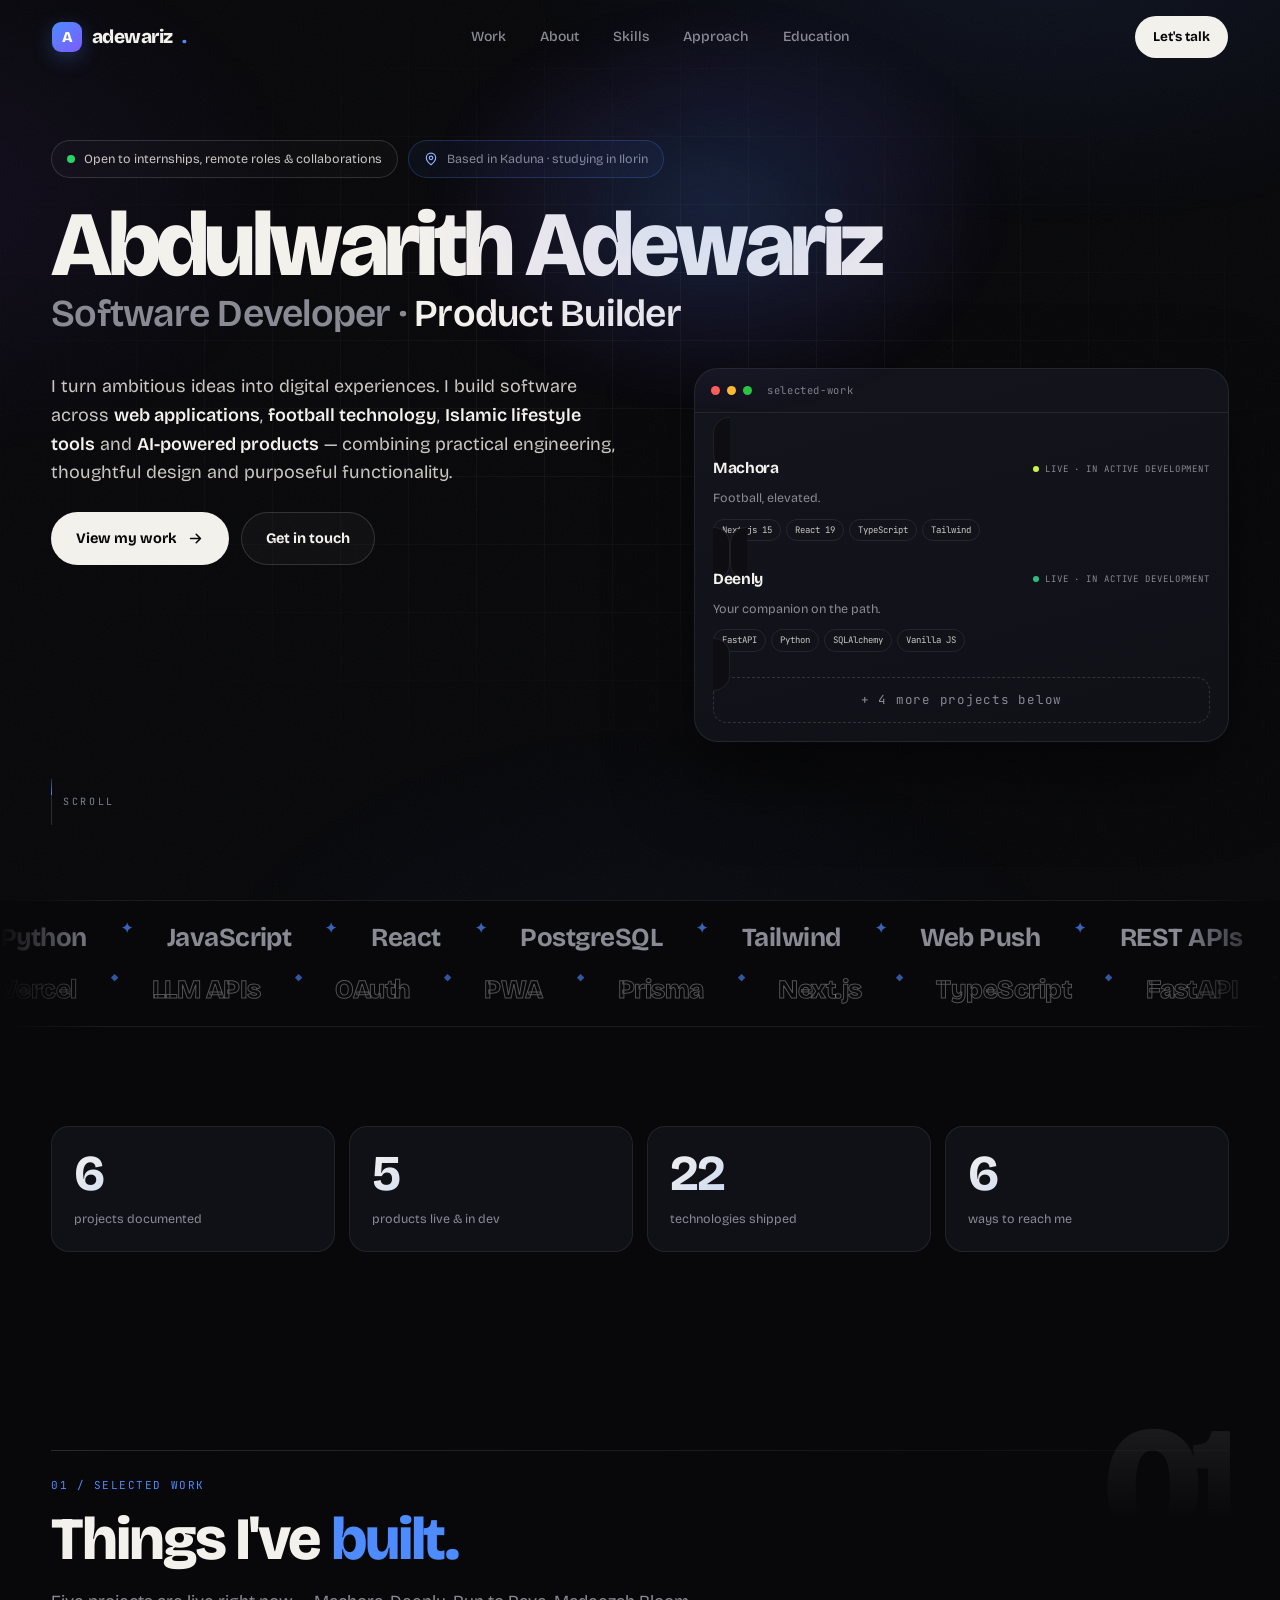
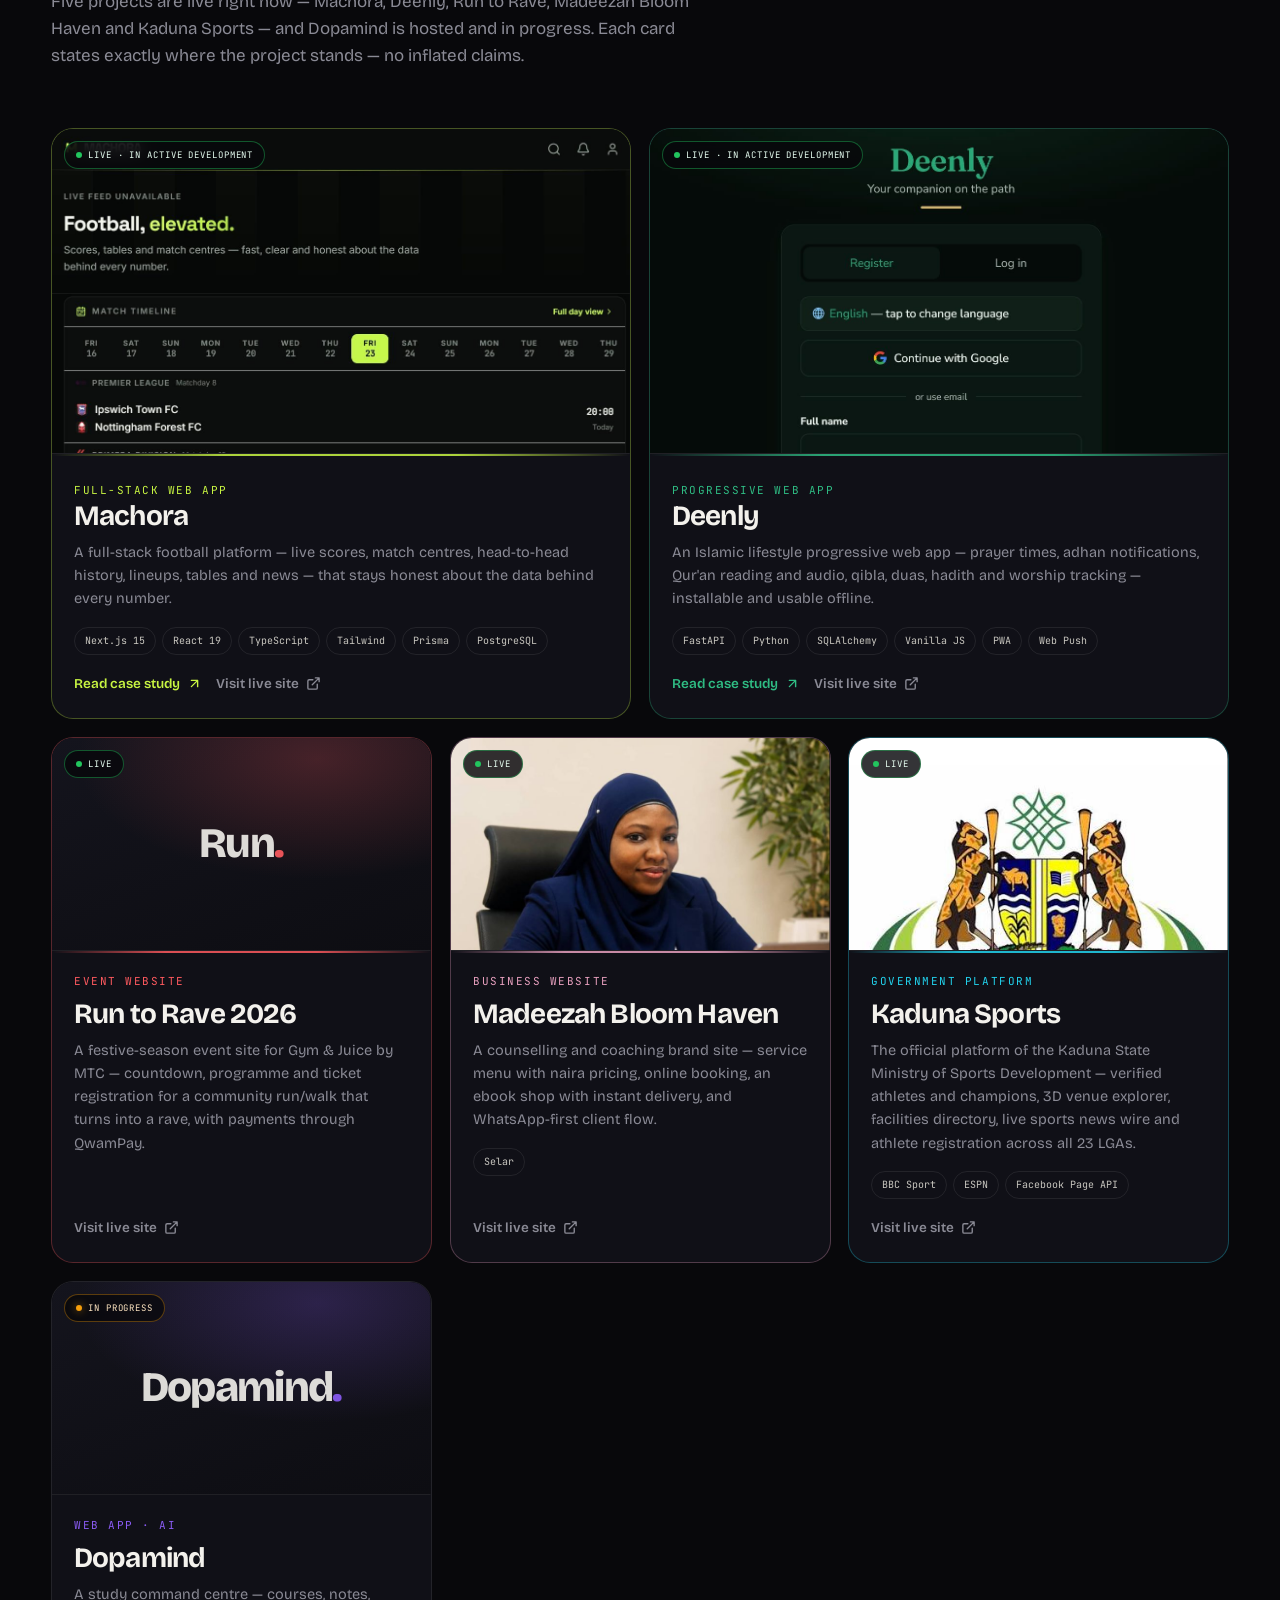
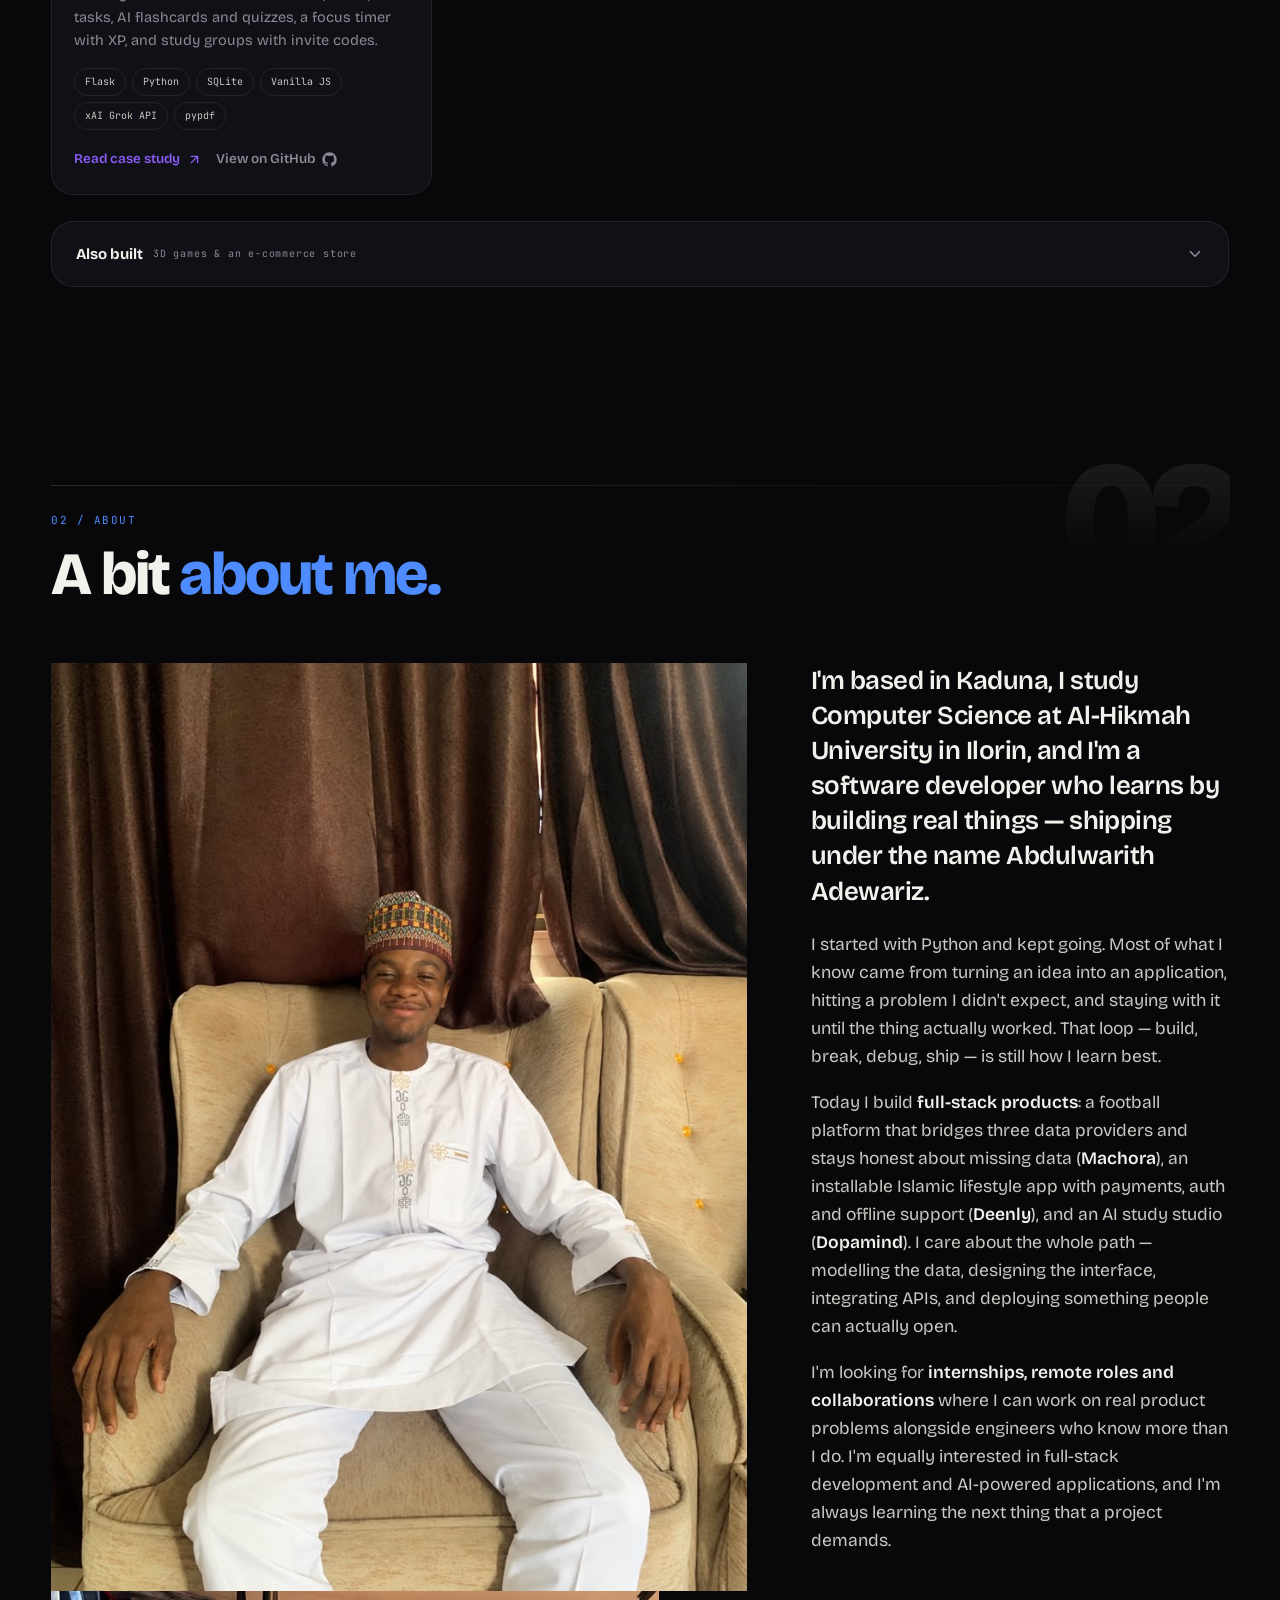
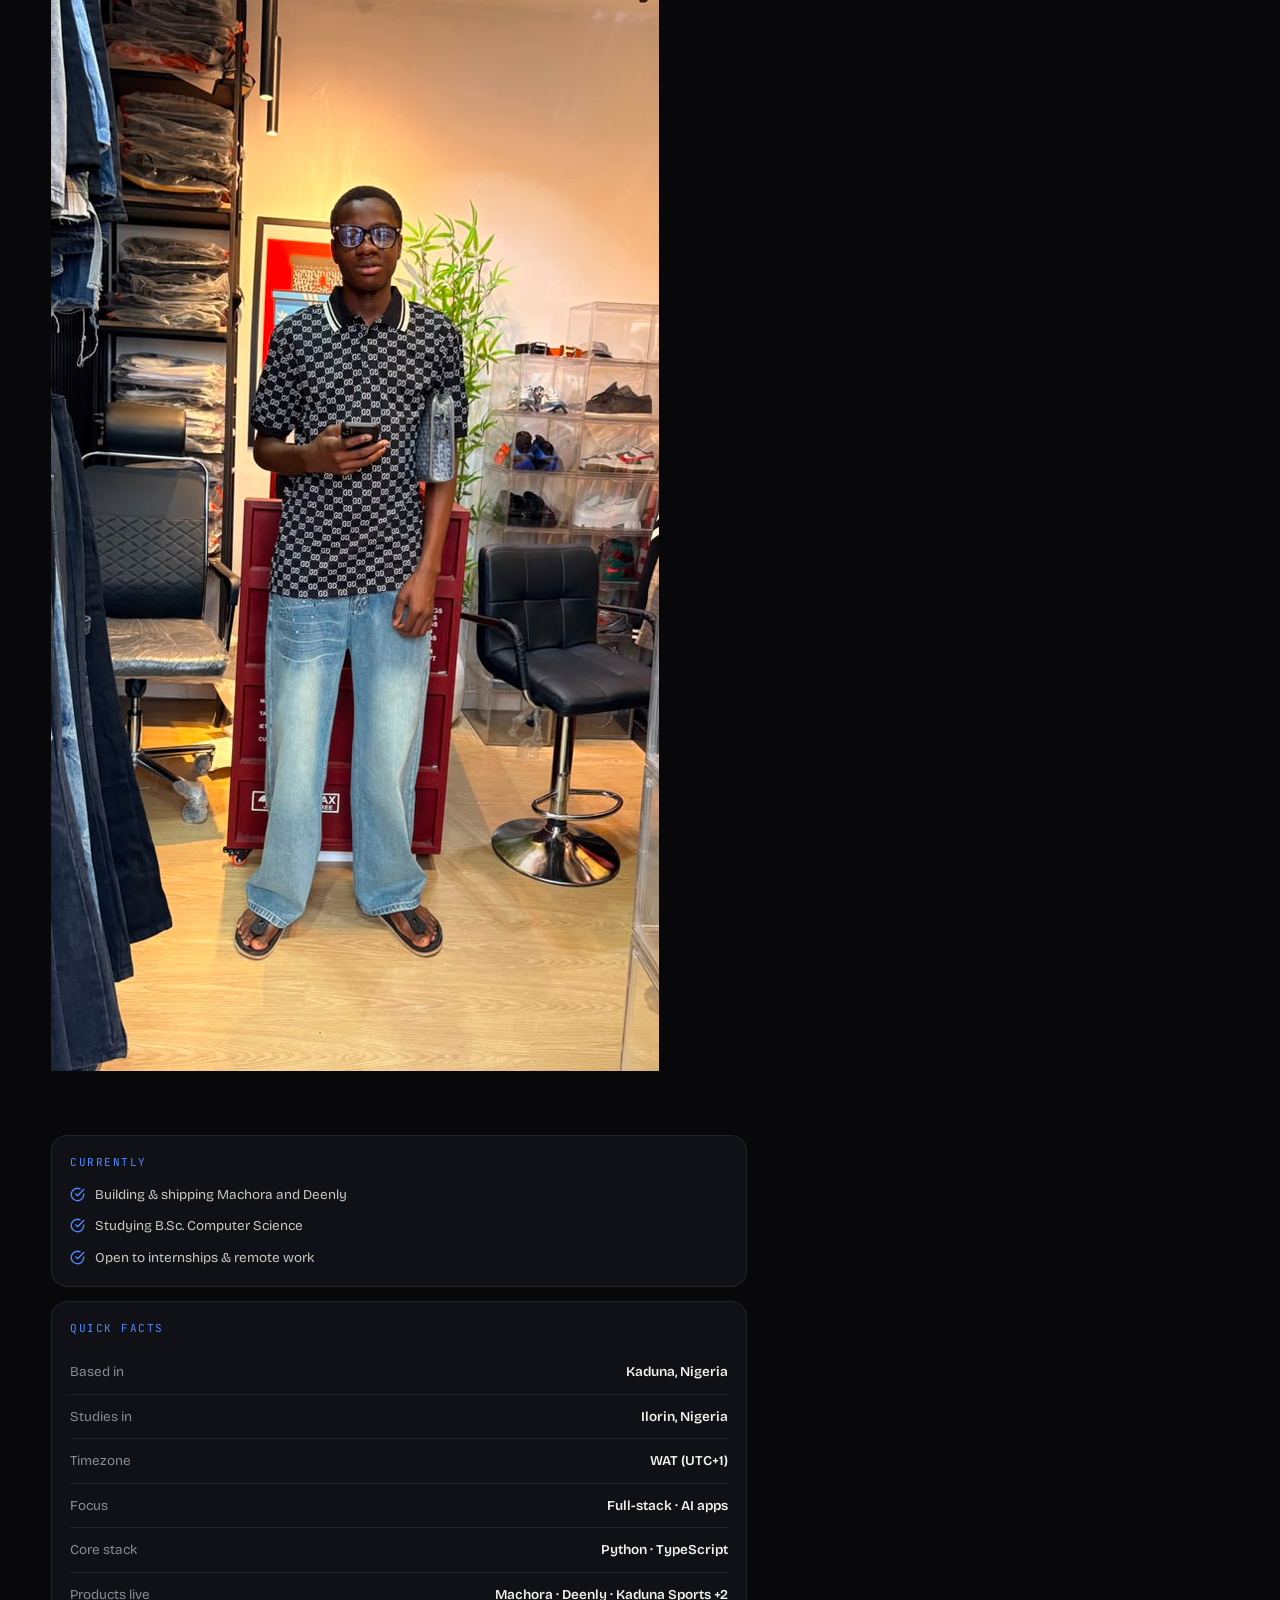
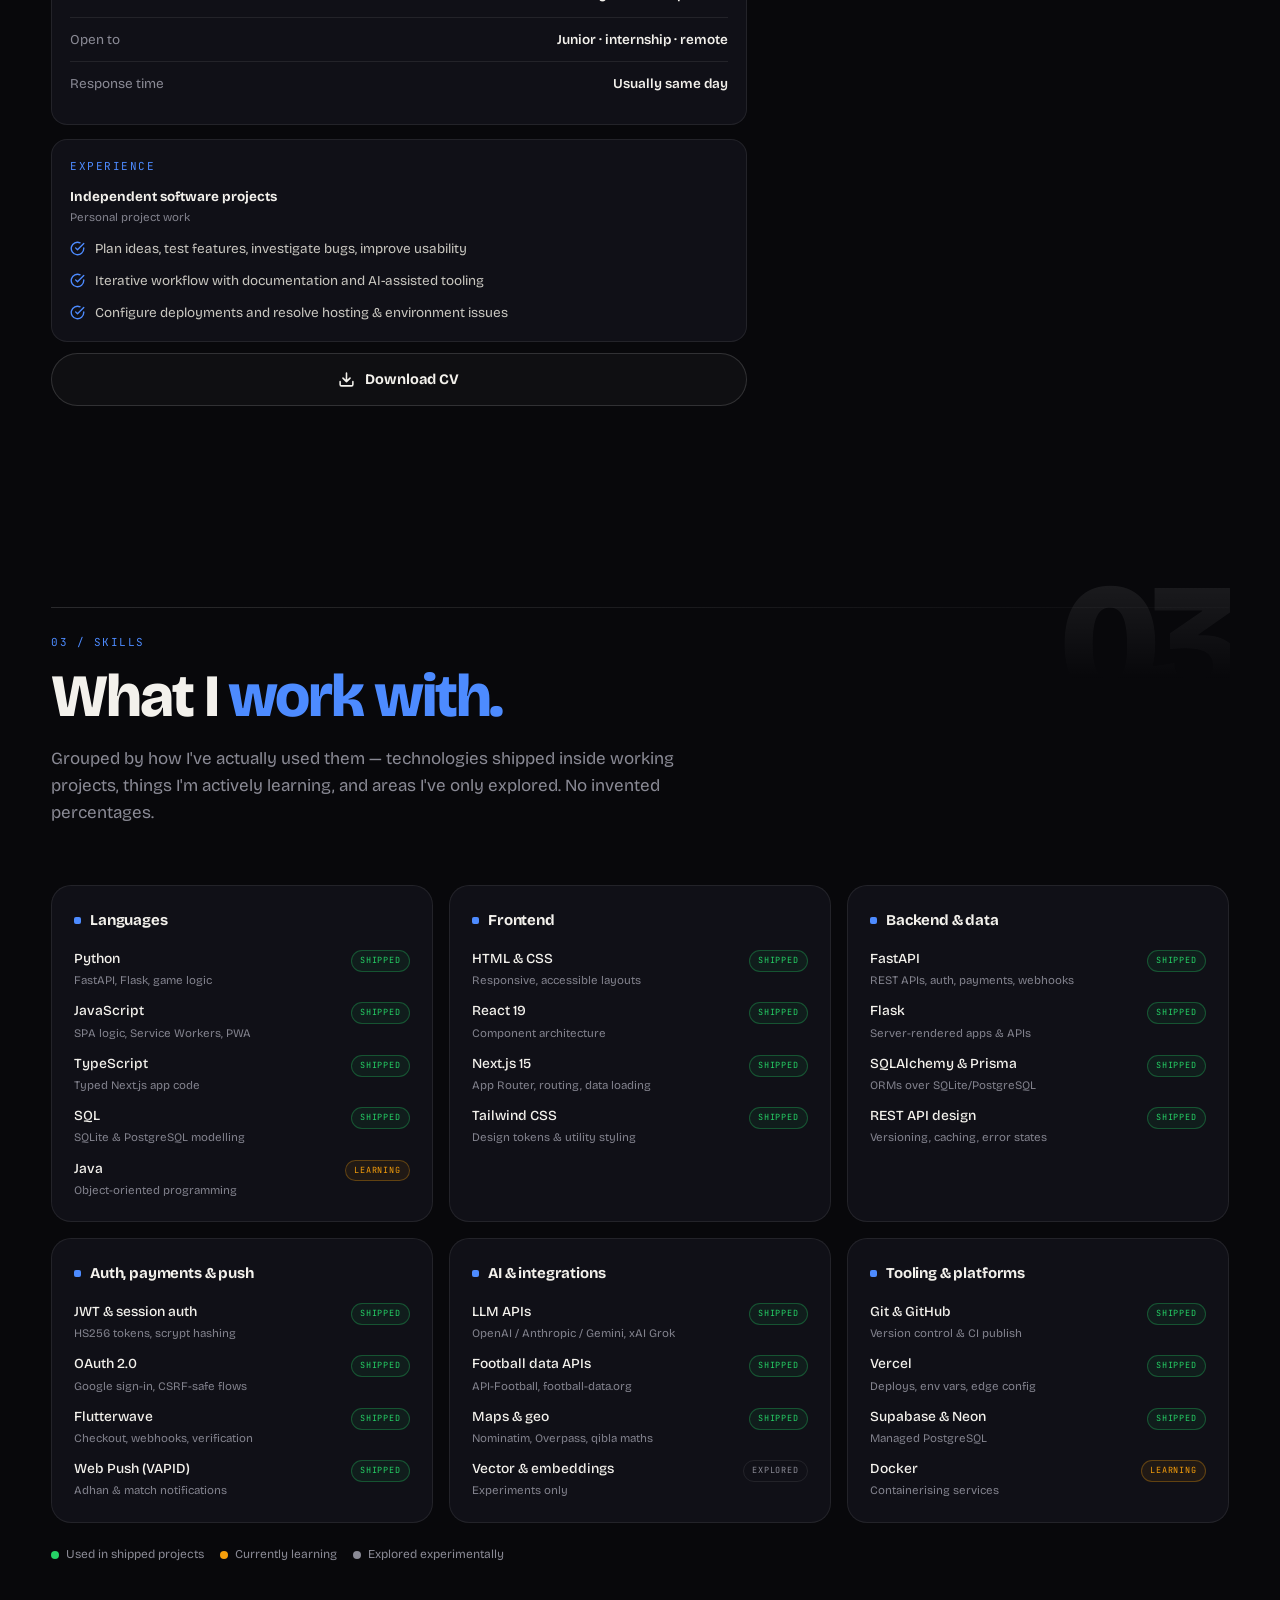
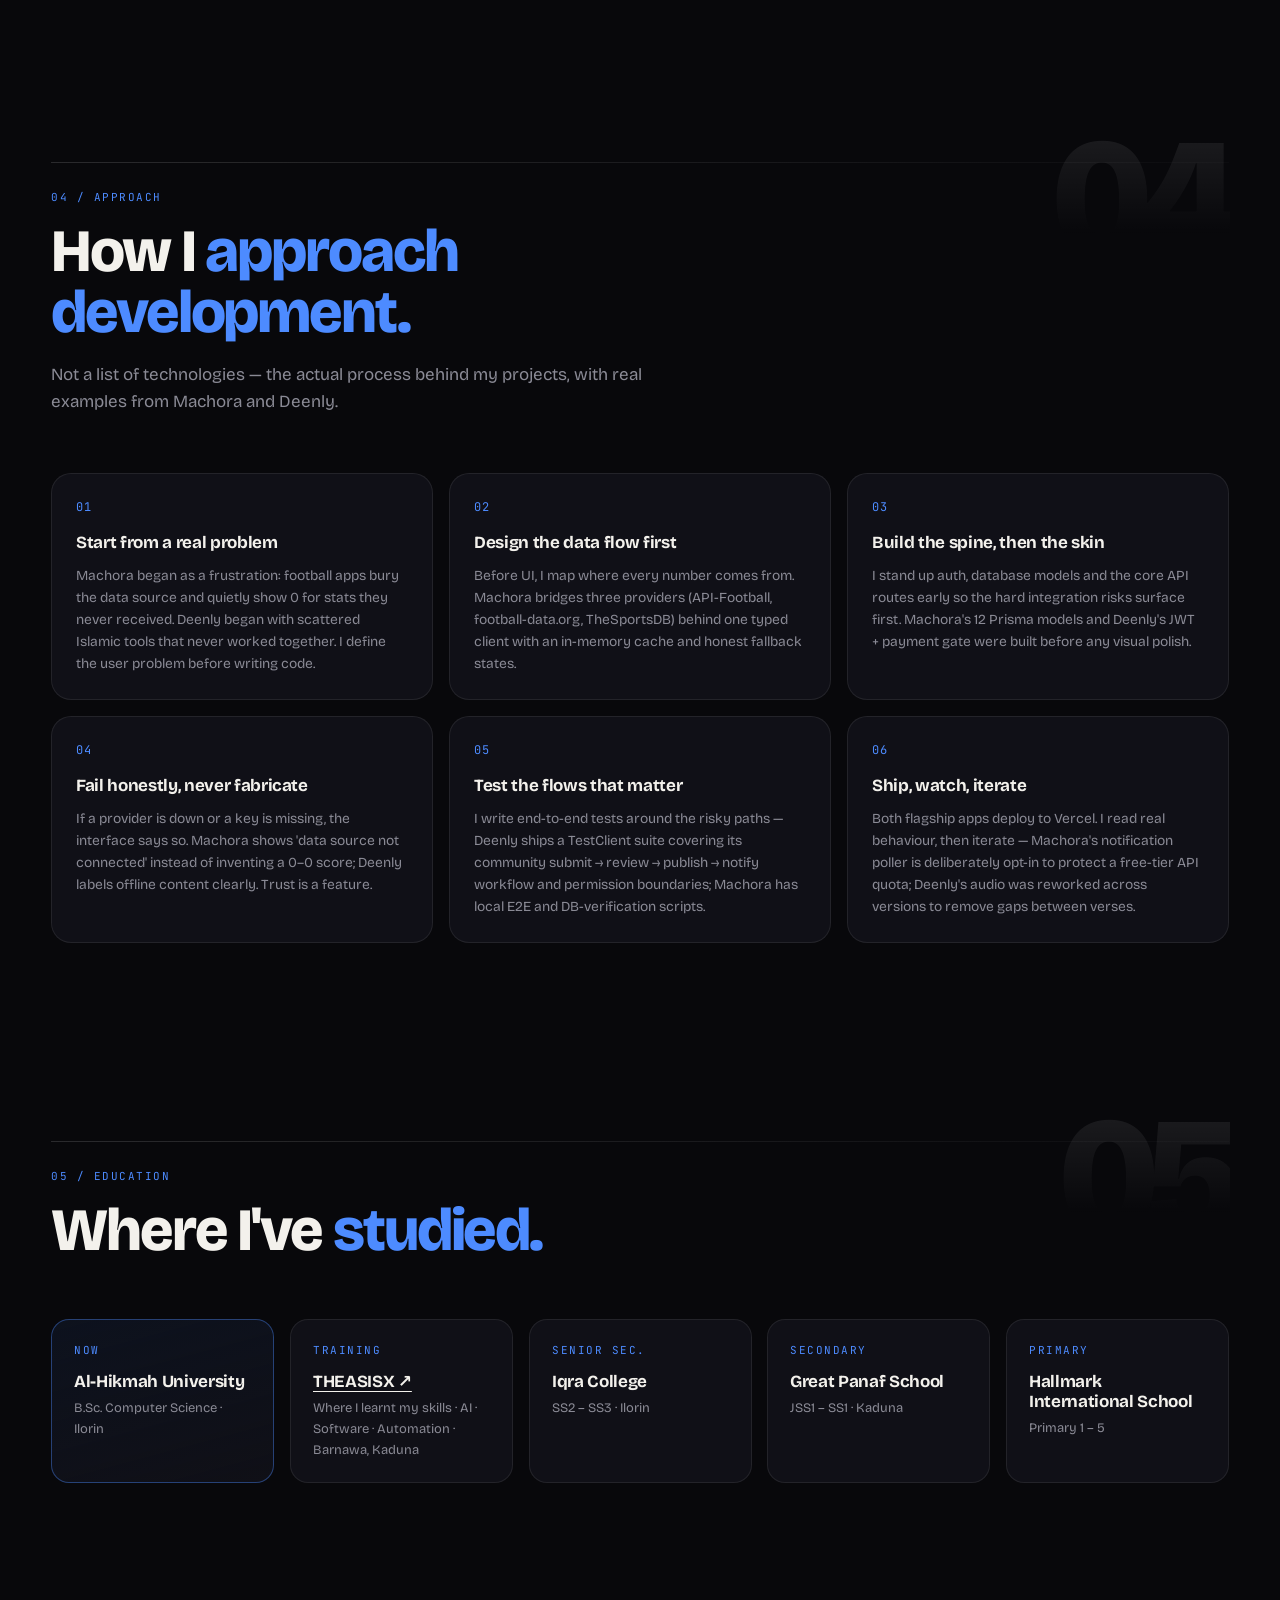
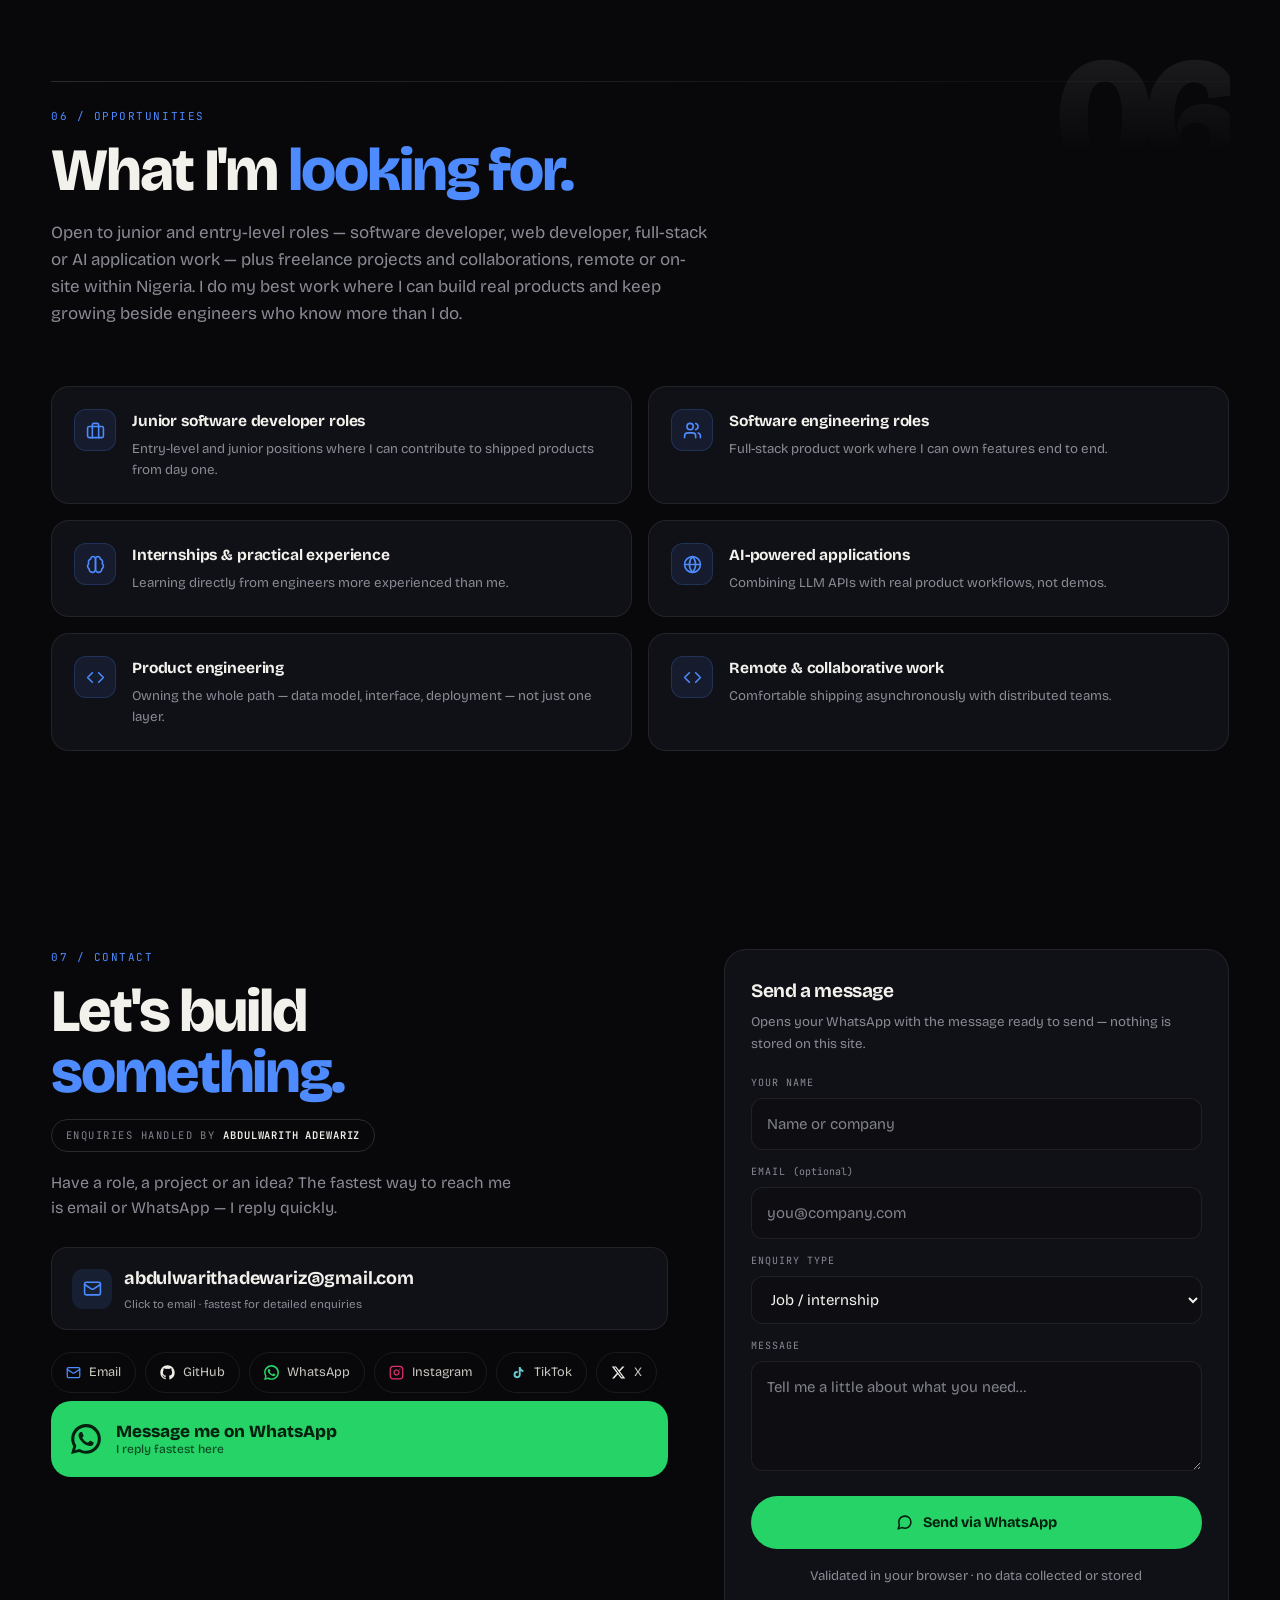
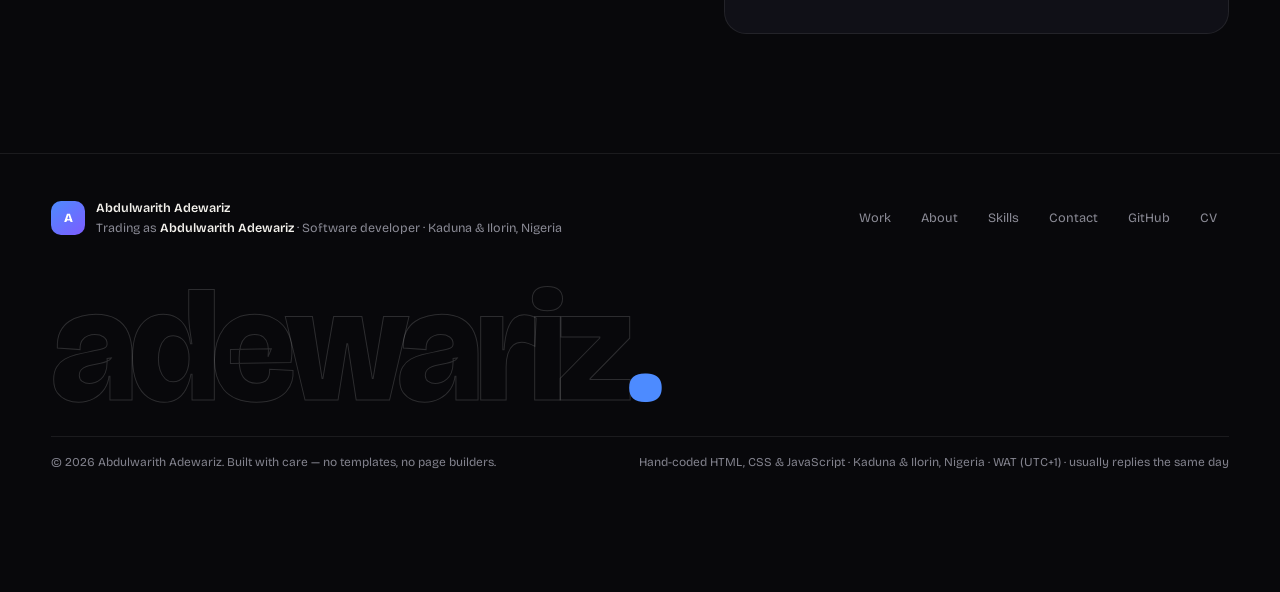
<file: index.html>
<!DOCTYPE html>
<html lang="en">
<head>
<meta charset="UTF-8">
<meta name="viewport" content="width=device-width, initial-scale=1, viewport-fit=cover">
<title>Adewariz | Abdulwarith Adewariz — Software Developer Portfolio</title>
<meta name="description" content="Adewariz is the portfolio of Abdulwarith Adewariz, a software developer in Nigeria building full-stack web apps, football technology and AI-powered products. Creator of Machora, Deenly and Dopamind.">
<meta name="author" content="Abdulwarith Adewariz">
<meta name="keywords" content="Abdulwarith Adewariz, Abdulwarith Adewariz, software developer Nigeria, full-stack developer, Python, FastAPI, Next.js, React, AI applications, Machora, Deenly, portfolio">
<meta name="robots" content="index, follow">
<link rel="canonical" href="https://adewariz.vercel.app/">

<meta name="theme-color" content="#08080b">
<meta name="color-scheme" content="dark">

<!-- Open Graph -->
<meta property="og:type" content="website">
<meta property="og:url" content="https://adewariz.vercel.app/">
<meta property="og:title" content="Adewariz — Abdulwarith Adewariz | Software Developer">
<meta property="og:description" content="Full-stack & AI-powered applications. Creator of Machora (football platform), Deenly (Islamic lifestyle PWA) and Dopamind (AI study studio).">
<meta property="og:image" content="https://adewariz.vercel.app/assets/img/og.png">
<meta property="og:image:width" content="1200">
<meta property="og:image:height" content="630">
<meta property="og:image:alt" content="Adewariz — portfolio of Abdulwarith Adewariz, software developer">
<meta property="og:site_name" content="Adewariz">
<meta property="og:locale" content="en_US">

<!-- Twitter -->
<meta name="twitter:card" content="summary_large_image">
<meta name="twitter:title" content="Adewariz — Abdulwarith Adewariz | Software Developer">
<meta name="twitter:description" content="Full-stack & AI-powered applications. Creator of Machora, Deenly and Dopamind.">
<meta name="twitter:image" content="https://adewariz.vercel.app/assets/img/og.png">
<meta name="twitter:image:alt" content="Adewariz — portfolio of Abdulwarith Adewariz, software developer">

<!-- Google Search Console ownership verification — do not remove -->
<meta name="google-site-verification" content="18uyfv8Xl1G7XQVJEBPsDrscOxuxN2-jo_NwIqdJcss">

<link rel="icon" href="favicon.svg" type="image/svg+xml">
<link rel="apple-touch-icon" href="assets/img/icon-180.png">
<link rel="manifest" href="site.webmanifest">

<link rel="preconnect" href="https://fonts.googleapis.com">
<link rel="preconnect" href="https://fonts.gstatic.com" crossorigin>
<link rel="stylesheet" href="https://fonts.googleapis.com/css2?family=Bricolage+Grotesque:opsz,wght@12..96,400..800&family=JetBrains+Mono:wght@400;500&display=swap">

<script type="application/ld+json">
{
  "@context": "https://schema.org",
  "@graph": [
    {
      "@type": "Person",
      "@id": "https://adewariz.vercel.app/#person",
      "name": "Abdulwarith Adewariz",
      "alternateName": ["Adewariz", "Abdulwarith Adewariz"],
      "description": "Abdulwarith Adewariz is a software developer based in Kaduna, Nigeria, studying Computer Science at Al-Hikmah University in Ilorin. He builds full-stack web applications, football technology platforms, Islamic lifestyle tools, and AI-powered products. Creator of Machora, Deenly, and Dopamind.",
      "jobTitle": "Software Developer",
      "url": "https://adewariz.vercel.app/",
      "image": "https://adewariz.vercel.app/assets/img/profile-1.jpeg",
      "sameAs": [
        "https://github.com/abdulwarithadewariz-ux",
        "https://www.instagram.com/adewarizx18/",
        "https://www.tiktok.com/@adewarizx",
        "https://x.com/adewarizjersey"
      ],
      "knowsAbout": ["Python","JavaScript","TypeScript","React","Next.js","FastAPI","PostgreSQL","Artificial Intelligence"],
      "address": { "@type": "PostalAddress", "addressLocality": "Kaduna", "addressRegion": "Kaduna State", "addressCountry": "NG" },
      "alumniOf": { "@type": "CollegeOrUniversity", "name": "Al-Hikmah University" }
    },
    {
      "@type": "WebSite",
      "@id": "https://adewariz.vercel.app/#website",
      "name": "Adewariz",
      "alternateName": "Abdulwarith Adewariz",
      "url": "https://adewariz.vercel.app/",
      "inLanguage": "en",
      "publisher": { "@id": "https://adewariz.vercel.app/#person" },
      "about": { "@id": "https://adewariz.vercel.app/#person" }
    }
  ]
}
</script>

<link rel="stylesheet" href="style.css">
<script>document.documentElement.classList.add("js");setTimeout(function(){document.documentElement.classList.add("ready")},2600);try{if(sessionStorage.getItem("adz-wipe")==="1"){document.documentElement.classList.add("arriving");sessionStorage.removeItem("adz-wipe");}}catch(e){}</script>
</head>
<body>
<a class="skip" href="#main">Skip to content</a>

<!-- entry curtain: the monogram lands, then the wordmark unfolds out of it -->
<div id="pre" aria-hidden="true">
  <div class="p-cols"><span></span><span></span><span></span></div>
  <div class="p-stage">
    <div class="p-in">
      <div class="p-word">
        <span class="p-a">A<i class="p-ring"></i></span><span class="p-rest"><b style="--i:0">d</b><b style="--i:1">e</b><b style="--i:2">w</b><b style="--i:3">a</b><b style="--i:4">r</b><b style="--i:5">i</b><b style="--i:6">z</b><b class="p-dot" style="--i:7">.</b></span>
        <span class="p-sheen"></span>
      </div>
      <div class="p-sub">software developer <i>·</i> kaduna &amp; ilorin, nigeria</div>
      <div class="p-bar"><b></b></div>
    </div>
    <div class="p-pct"><span id="pPct">0</span><em>%</em></div>
  </div>
</div>

<!-- page-to-page wipe (internal navigation) -->
<div id="wipe" aria-hidden="true"><span></span><span></span><span></span><b class="wm">adewariz<i>.</i></b></div>

<!-- cursor spotlight (desktop only) -->
<div id="spot" aria-hidden="true"></div>

<div id="bar" aria-hidden="true"></div>

<header id="hd">
  <a class="logo" href="#home">
    <span class="lmk" aria-hidden="true">A</span> adewariz<i>.</i>
  </a>
  <nav class="top" id="topnav" aria-label="Primary">
    <a href="#work">Work</a>
    <a href="#about">About</a>
    <a href="#skills">Skills</a>
    <a href="#approach">Approach</a>
    <a href="#path">Education</a>
  </nav>
  <div style="display:flex;gap:10px;align-items:center">
    <a class="hire" href="#contact">Let's talk</a>
    <button class="burger" id="burger" aria-label="Open menu" aria-expanded="false" aria-controls="drawer"><span></span></button>
  </div>
</header>

<nav class="drawer" id="drawer" aria-label="Mobile">
  <a href="#work">Work</a>
  <a href="#about">About</a>
  <a href="#skills">Skills</a>
  <a href="#approach">Approach</a>
  <a href="#path">Education</a>
  <a href="#contact">Contact</a>
</nav>

<main id="main">

<!-- ================= HERO ================= -->
<section id="home" class="hero" aria-label="Introduction">
  <div class="wrap">
    <div class="avail-row">
      <span class="avail"><i aria-hidden="true"></i> <span id="availText">Open to internships, remote roles &amp; collaborations</span></span>
      <span class="avail loc" id="locChip">
        <svg viewBox="0 0 24 24" fill="none" stroke="currentColor" stroke-width="2" stroke-linecap="round" stroke-linejoin="round" aria-hidden="true"><path d="M20 10c0 6-8 12-8 12s-8-6-8-12a8 8 0 0 1 16 0Z"/><circle cx="12" cy="10" r="3"/></svg>
        Based in Kaduna · studying in Ilorin
      </span>
    </div>
    <h1>
      <span class="nm" id="heroName">Abdulwarith Adewariz</span>
      <span class="role">Software Developer · <b>Product Builder</b></span>
    </h1>

    <div class="hero-grid">
      <div class="hero-copy">
        <p class="lead">I turn ambitious ideas into digital experiences. I build software across <b>web applications</b>, <b>football technology</b>, <b>Islamic lifestyle tools</b> and <b>AI-powered products</b> — combining practical engineering, thoughtful design and purposeful functionality.</p>
        <div class="cta">
          <a class="btn btn-p" href="#work">View my work
            <svg viewBox="0 0 24 24" fill="none" stroke="currentColor" stroke-width="2.2" stroke-linecap="round" stroke-linejoin="round" aria-hidden="true"><path d="M5 12h14M13 6l6 6-6 6"/></svg>
          </a>
          <a class="btn btn-g" href="#contact">Get in touch</a>
        </div>
      </div>

      <div class="showcase rv" aria-label="Selected work preview">
        <div class="sc-top" aria-hidden="true"><i></i><i></i><i></i><span>selected-work</span></div>
        <div class="sc-body" id="scBody"><!-- rendered --></div>
      </div>
    </div>

    <a class="scroll-cue" href="#stats" aria-label="scroll down">
      <span class="sc-line" aria-hidden="true"><i></i></span>
      <span class="sc-txt">scroll</span>
    </a>
  </div>
</section>

<!-- ================= MARQUEE ================= -->
<div class="marquee" aria-hidden="true"><div class="mtrack" id="mq"></div><div class="mtrack rev" id="mq2"></div></div>

<!-- ================= STATS ================= -->
<section id="stats" aria-label="At a glance">
  <div class="wrap">
    <div class="stats-row" id="statsRow"><!-- rendered --></div>
  </div>
</section>

<!-- ================= WORK ================= -->
<section id="work" aria-label="Selected projects">
  <div class="wrap">
    <div class="sec-head rv">
      <span class="mono">01 / selected work</span>
      <h2>Things I've <em>built.</em></h2>
      <p>Five projects are live right now — Machora, Deenly, Run to Rave, Madeezah Bloom Haven and Kaduna Sports — and Dopamind is hosted and in progress. Each card states exactly where the project stands — no inflated claims.</p>
    </div>
    <div class="feat" id="featGrid"><!-- rendered --></div>
    <div class="pgrid" id="projGrid"><!-- rendered --></div>

    <noscript>
      <div class="pgrid">
        <article class="pcard"><div class="pc-body"><h3><a href="projects/machora.html">Machora</a></h3><p>Full-stack football platform — live scores, match centres and head-to-head history.</p></div></article>
        <article class="pcard"><div class="pc-body"><h3><a href="projects/deenly.html">Deenly</a></h3><p>Installable Islamic lifestyle web app — prayer times, adhan notifications and Qibla direction.</p></div></article>
        <article class="pcard"><div class="pc-body"><h3><a href="projects/dopamind.html">Dopamind</a></h3><p>AI-powered study studio — courses, notes, tasks and AI-generated flashcards.</p></div></article>
        <article class="pcard"><div class="pc-body"><h3><a href="https://runtorave.vercel.app" rel="noopener noreferrer">Run to Rave 2026</a></h3><p>Festive-season event site — countdown, programme and ticket registration for MTC.</p></div></article>
        <article class="pcard"><div class="pc-body"><h3><a href="https://madeezah-bloom-haven.vercel.app" rel="noopener noreferrer">Madeezah Bloom Haven</a></h3><p>Counselling &amp; coaching brand site — booking, ebook shop and WhatsApp client flow.</p></div></article>
        <article class="pcard"><div class="pc-body"><h3><a href="https://kadunasport.vercel.app" rel="noopener noreferrer">Kaduna Sports</a></h3><p>Ministry of Sports platform — verified athletes, 3D venues and live sports wire.</p></div></article>
      </div>
    </noscript>

    <details class="more rv">
      <summary>
        <span class="mg">Also built <small>3D games &amp; an e‑commerce store</small></span>
        <svg class="chev" width="18" height="18" viewBox="0 0 24 24" fill="none" stroke="currentColor" stroke-width="2.2" stroke-linecap="round" stroke-linejoin="round" aria-hidden="true"><path d="M6 9l6 6 6-6"/></svg>
      </summary>
      <div class="more-body" id="moreBody"><!-- rendered --></div>
    </details>
  </div>
</section>

<!-- ================= ABOUT ================= -->
<section id="about" aria-label="About me">
  <div class="wrap">
    <div class="sec-head rv">
      <span class="mono">02 / about</span>
      <h2>A bit <em>about me.</em></h2>
    </div>
    <div class="about-grid">
      <div class="about-photos rv">
        <img src="assets/img/profile-1.jpeg" alt="Abdulwarith Adewariz" class="photo photo-1">
        <img src="assets/img/profile-4.jpeg" alt="Abdulwarith Adewariz" class="photo photo-4">
      </div>
      <div class="about-copy rv">
        <p class="hi">I'm based in Kaduna, I study Computer Science at Al-Hikmah University in Ilorin, and I'm a software developer who learns by building real things — shipping under the name <b>Abdulwarith Adewariz</b>.</p>
        <p>I started with Python and kept going. Most of what I know came from turning an idea into an application, hitting a problem I didn't expect, and staying with it until the thing actually worked. That loop — build, break, debug, ship — is still how I learn best.</p>
        <p>Today I build <b>full-stack products</b>: a football platform that bridges three data providers and stays honest about missing data (<b>Machora</b>), an installable Islamic lifestyle app with payments, auth and offline support (<b>Deenly</b>), and an AI study studio (<b>Dopamind</b>). I care about the whole path — modelling the data, designing the interface, integrating APIs, and deploying something people can actually open.</p>
        <p>I'm looking for <b>internships, remote roles and collaborations</b> where I can work on real product problems alongside engineers who know more than I do. I'm equally interested in full-stack development and AI-powered applications, and I'm always learning the next thing that a project demands.</p>
      </div>
      <div class="about-side rv">
        <div class="mini">
          <span class="mono">Currently</span>
          <ul>
            <li><svg viewBox="0 0 24 24" fill="none" stroke="currentColor" stroke-width="2.2" stroke-linecap="round" stroke-linejoin="round" aria-hidden="true"><path d="M22 11.08V12a10 10 0 1 1-5.93-9.14"/><path d="M22 4 12 14.01l-3-3"/></svg> Building &amp; shipping Machora and Deenly</li>
            <li><svg viewBox="0 0 24 24" fill="none" stroke="currentColor" stroke-width="2.2" stroke-linecap="round" stroke-linejoin="round" aria-hidden="true"><path d="M22 11.08V12a10 10 0 1 1-5.93-9.14"/><path d="M22 4 12 14.01l-3-3"/></svg> Studying B.Sc. Computer Science</li>
            <li><svg viewBox="0 0 24 24" fill="none" stroke="currentColor" stroke-width="2.2" stroke-linecap="round" stroke-linejoin="round" aria-hidden="true"><path d="M22 11.08V12a10 10 0 1 1-5.93-9.14"/><path d="M22 4 12 14.01l-3-3"/></svg> Open to internships &amp; remote work</li>
          </ul>
        </div>
        <div class="mini">
          <span class="mono">Quick facts</span>
          <div class="fact"><span>Based in</span><b>Kaduna, Nigeria</b></div>
          <div class="fact"><span>Studies in</span><b>Ilorin, Nigeria</b></div>
          <div class="fact"><span>Timezone</span><b>WAT (UTC+1)</b></div>
          <div class="fact"><span>Focus</span><b>Full-stack · AI apps</b></div>
          <div class="fact"><span>Core stack</span><b>Python · TypeScript</b></div>
          <div class="fact"><span>Products live</span><b>Machora · Deenly · Kaduna Sports +2</b></div>
          <div class="fact"><span>Open to</span><b>Junior · internship · remote</b></div>
          <div class="fact"><span>Response time</span><b>Usually same day</b></div>
        </div>
        <div class="mini">
          <span class="mono">Experience</span>
          <p class="exp-h"><b>Independent software projects</b><span>Personal project work</span></p>
          <ul>
            <li><svg viewBox="0 0 24 24" fill="none" stroke="currentColor" stroke-width="2.2" stroke-linecap="round" stroke-linejoin="round" aria-hidden="true"><path d="M22 11.08V12a10 10 0 1 1-5.93-9.14"/><path d="M22 4 12 14.01l-3-3"/></svg> Plan ideas, test features, investigate bugs, improve usability</li>
            <li><svg viewBox="0 0 24 24" fill="none" stroke="currentColor" stroke-width="2.2" stroke-linecap="round" stroke-linejoin="round" aria-hidden="true"><path d="M22 11.08V12a10 10 0 1 1-5.93-9.14"/><path d="M22 4 12 14.01l-3-3"/></svg> Iterative workflow with documentation and AI-assisted tooling</li>
            <li><svg viewBox="0 0 24 24" fill="none" stroke="currentColor" stroke-width="2.2" stroke-linecap="round" stroke-linejoin="round" aria-hidden="true"><path d="M22 11.08V12a10 10 0 1 1-5.93-9.14"/><path d="M22 4 12 14.01l-3-3"/></svg> Configure deployments and resolve hosting &amp; environment issues</li>
          </ul>
        </div>
        <a class="btn btn-g" href="assets/cv/abdulwarith-adewariz-cv.pdf" download style="justify-content:center">
          <svg viewBox="0 0 24 24" fill="none" stroke="currentColor" stroke-width="2.2" stroke-linecap="round" stroke-linejoin="round" aria-hidden="true"><path d="M21 15v4a2 2 0 0 1-2 2H5a2 2 0 0 1-2-2v-4M7 10l5 5 5-5M12 15V3"/></svg>
          Download CV
        </a>
      </div>
    </div>
  </div>
</section>

<!-- ================= SKILLS ================= -->
<section id="skills" aria-label="Technical skills">
  <div class="wrap">
    <div class="sec-head rv">
      <span class="mono">03 / skills</span>
      <h2>What I <em>work with.</em></h2>
      <p>Grouped by how I've actually used them — technologies shipped inside working projects, things I'm actively learning, and areas I've only explored. No invented percentages.</p>
    </div>
    <div class="skills-grid" id="skillsGrid"><!-- rendered --></div>
    <div class="sk-legend rv">
      <div><i style="background:#25d366"></i> Used in shipped projects</div>
      <div><i style="background:#f59e0b"></i> Currently learning</div>
      <div><i style="background:#8a8a95"></i> Explored experimentally</div>
    </div>
  </div>
</section>

<!-- ================= APPROACH ================= -->
<section id="approach" aria-label="How I approach development">
  <div class="wrap">
    <div class="sec-head rv">
      <span class="mono">04 / approach</span>
      <h2>How I <em>approach development.</em></h2>
      <p>Not a list of technologies — the actual process behind my projects, with real examples from Machora and Deenly.</p>
    </div>
    <div class="appr-grid" id="apprGrid"><!-- rendered --></div>
  </div>
</section>

<!-- ================= EDUCATION ================= -->
<section id="path" aria-label="Education">
  <div class="wrap">
    <div class="sec-head rv">
      <span class="mono">05 / education</span>
      <h2>Where I've <em>studied.</em></h2>
    </div>
    <div class="edu-grid" id="eduGrid"><!-- rendered --></div>
  </div>
</section>

<!-- ================= CAREER ================= -->
<section id="career" aria-label="Career interests">
  <div class="wrap">
    <div class="sec-head rv">
      <span class="mono">06 / opportunities</span>
      <h2>What I'm <em>looking for.</em></h2>
      <p>Open to junior and entry-level roles — software developer, web developer, full-stack or AI application work — plus freelance projects and collaborations, remote or on-site within Nigeria. I do my best work where I can build real products and keep growing beside engineers who know more than I do.</p>
    </div>
    <div class="intr-grid" id="intrGrid"><!-- rendered --></div>
  </div>
</section>

<!-- ================= CONTACT ================= -->
<section id="contact" aria-label="Contact">
  <div class="wrap contact-grid">
    <div class="contact-lead rv">
      <span class="mono" style="color:var(--a);display:block;margin-bottom:14px">07 / contact</span>
      <h2>Let's build <em>something.</em></h2>
      <span class="biz-tag">Enquiries handled by <b>Abdulwarith Adewariz</b></span>
      <p style="color:var(--mut);margin-top:18px;max-width:46ch">Have a role, a project or an idea? The fastest way to reach me is email or WhatsApp — I reply quickly.</p>

      <a class="big-mail" href="mailto:abdulwarithadewariz@gmail.com?subject=Hello%20Abdulwarith" id="mailCard">
        <span class="cmk" aria-hidden="true"><svg viewBox="0 0 24 24" fill="none" stroke="currentColor" stroke-width="2" stroke-linecap="round" stroke-linejoin="round"><rect x="2" y="4" width="20" height="16" rx="2"/><path d="m22 7-8.97 5.7a1.94 1.94 0 0 1-2.06 0L2 7"/></svg></span>
        <span>
          <b>abdulwarithadewariz@gmail.com</b>
          <small>Click to email · fastest for detailed enquiries</small>
        </span>
      </a>

      <div class="c-socials" id="cSocials"><!-- rendered --></div>

      <a class="wa-cta" href="https://wa.me/2349047455122" target="_blank" rel="noopener noreferrer">
        <svg viewBox="0 0 24 24" fill="currentColor" aria-hidden="true" style="width:30px;height:30px;flex:none"><path d="M17.47 14.38c-.3-.15-1.75-.86-2.02-.96-.27-.1-.47-.15-.67.15-.2.3-.77.96-.95 1.16-.17.2-.35.22-.65.07-.3-.15-1.25-.46-2.38-1.47-.88-.78-1.47-1.75-1.65-2.05-.17-.3-.02-.46.13-.6.13-.13.3-.35.45-.52.15-.17.2-.3.3-.5.1-.2.05-.37-.02-.52-.08-.15-.67-1.6-.92-2.2-.24-.58-.49-.5-.67-.5h-.57c-.2 0-.52.07-.8.37-.27.3-1.04 1.02-1.04 2.48s1.07 2.88 1.22 3.08c.15.2 2.1 3.2 5.08 4.49.71.3 1.26.48 1.7.62.71.22 1.36.19 1.87.12.57-.09 1.75-.72 2-1.4.25-.7.25-1.28.17-1.4-.07-.13-.27-.2-.57-.35ZM12.04 21.5h-.01a9.4 9.4 0 0 1-4.8-1.32l-.34-.2-3.57.94.95-3.48-.22-.36a9.38 9.38 0 0 1-1.44-5.01c0-5.18 4.22-9.4 9.42-9.4a9.35 9.35 0 0 1 6.66 2.76 9.32 9.32 0 0 1 2.75 6.65c0 5.18-4.22 9.4-9.4 9.4ZM20.5 3.49A11.8 11.8 0 0 0 12.04 0C5.5 0 .18 5.32.17 11.86c0 2.09.55 4.13 1.6 5.93L.07 24l6.35-1.66a11.85 11.85 0 0 0 5.62 1.43h.01c6.54 0 11.87-5.32 11.87-11.86 0-3.16-1.24-6.14-3.42-8.32Z"/></svg>
        <span>Message me on WhatsApp<small>I reply fastest here</small></span>
      </a>
    </div>

    <form class="form rv" id="cform" novalidate>
      <h3>Send a message</h3>
      <p>Opens your WhatsApp with the message ready to send — nothing is stored on this site.</p>

      <div class="field" id="f-name">
        <label for="i-name">Your name</label>
        <input id="i-name" name="name" type="text" placeholder="Name or company" autocomplete="name" required>
        <span class="msg">Please enter your name.</span>
      </div>
      <div class="field" id="f-email">
        <label for="i-email">Email <span style="text-transform:none;letter-spacing:0">(optional)</span></label>
        <input id="i-email" name="email" type="email" placeholder="you@company.com" autocomplete="email">
        <span class="msg">That email doesn't look right.</span>
      </div>
      <div class="field" id="f-type">
        <label for="i-type">Enquiry type</label>
        <select id="i-type" name="type">
          <option>Job / internship</option>
          <option>Freelance project</option>
          <option>Collaboration</option>
          <option>Just saying hello</option>
        </select>
      </div>
      <div class="field" id="f-msg">
        <label for="i-msg">Message</label>
        <textarea id="i-msg" name="message" placeholder="Tell me a little about what you need…" required></textarea>
        <span class="msg">Please add a short message.</span>
      </div>

      <button class="btn btn-wa" type="submit">
        <svg viewBox="0 0 24 24" fill="none" stroke="currentColor" stroke-width="2.2" stroke-linecap="round" stroke-linejoin="round" aria-hidden="true"><path d="M21 11.5a8.38 8.38 0 0 1-.9 3.8 8.5 8.5 0 0 1-7.6 4.7 8.38 8.38 0 0 1-3.8-.9L3 21l1.9-5.7a8.38 8.38 0 0 1-.9-3.8 8.5 8.5 0 0 1 4.7-7.6 8.38 8.38 0 0 1 3.8-.9h.5a8.48 8.48 0 0 1 8 8v.5z"/></svg>
        Send via WhatsApp
      </button>
      <p class="form-note">Validated in your browser · no data collected or stored</p>
    </form>
  </div>
</section>

</main>

<footer>
  <div class="wrap foot">
    <div class="fl">
      <span class="lmk" aria-hidden="true" style="width:34px;height:34px;border-radius:10px;display:grid;place-items:center;background:linear-gradient(140deg,var(--a),#7d5cff);color:#fff;font-weight:800">A</span>
      <span>
        <b>Abdulwarith Adewariz</b><br>
        <span>Trading as <b>Abdulwarith Adewariz</b> · Software developer · Kaduna &amp; Ilorin, Nigeria</span>
      </span>
    </div>
    <nav aria-label="Footer">
      <a href="#work">Work</a>
      <a href="#about">About</a>
      <a href="#skills">Skills</a>
      <a href="#contact">Contact</a>
      <a href="https://github.com/abdulwarithadewariz-ux" target="_blank" rel="noopener noreferrer">GitHub</a>
      <a href="assets/cv/abdulwarith-adewariz-cv.pdf" download>CV</a>
    </nav>
    <b class="f-big" aria-hidden="true">adewariz<i>.</i></b>
    <div class="fc">
      <span>© <span id="yr">2026</span> Abdulwarith Adewariz. Built with care — no templates, no page builders.</span>
      <span id="builtNote">Hand-coded HTML, CSS &amp; JavaScript · Kaduna &amp; Ilorin, Nigeria · WAT (UTC+1) · usually replies the same day</span>
    </div>
  </div>
</footer>

<div class="copy-toast" id="toast" role="status" aria-live="polite"></div>

<nav id="bn" aria-label="Quick nav">
  <a href="#home"><svg viewBox="0 0 24 24" fill="none" stroke="currentColor" stroke-width="2" stroke-linecap="round" stroke-linejoin="round" aria-hidden="true"><path d="m3 9 9-7 9 7v11a2 2 0 0 1-2 2H5a2 2 0 0 1-2-2z"/><path d="M9 22V12h6v10"/></svg>Home</a>
  <a href="#work"><svg viewBox="0 0 24 24" fill="none" stroke="currentColor" stroke-width="2" stroke-linecap="round" stroke-linejoin="round" aria-hidden="true"><rect x="2" y="7" width="20" height="14" rx="2"/><path d="M16 21V5a2 2 0 0 0-2-2h-4a2 2 0 0 0-2 2v16"/></svg>Work</a>
  <a href="#skills"><svg viewBox="0 0 24 24" fill="none" stroke="currentColor" stroke-width="2" stroke-linecap="round" stroke-linejoin="round" aria-hidden="true"><path d="m13 2-9 12h7l-2 8 9-12h-7z"/></svg>Skills</a>
  <a href="#contact"><svg viewBox="0 0 24 24" fill="none" stroke="currentColor" stroke-width="2" stroke-linecap="round" stroke-linejoin="round" aria-hidden="true"><path d="M21 15a2 2 0 0 1-2 2H7l-4 4V5a2 2 0 0 1 2-2h14a2 2 0 0 1 2 2z"/></svg>Contact</a>
</nav>

<script src="data.js"></script>
<script src="script.js"></script>
</body>
</html>
</file>
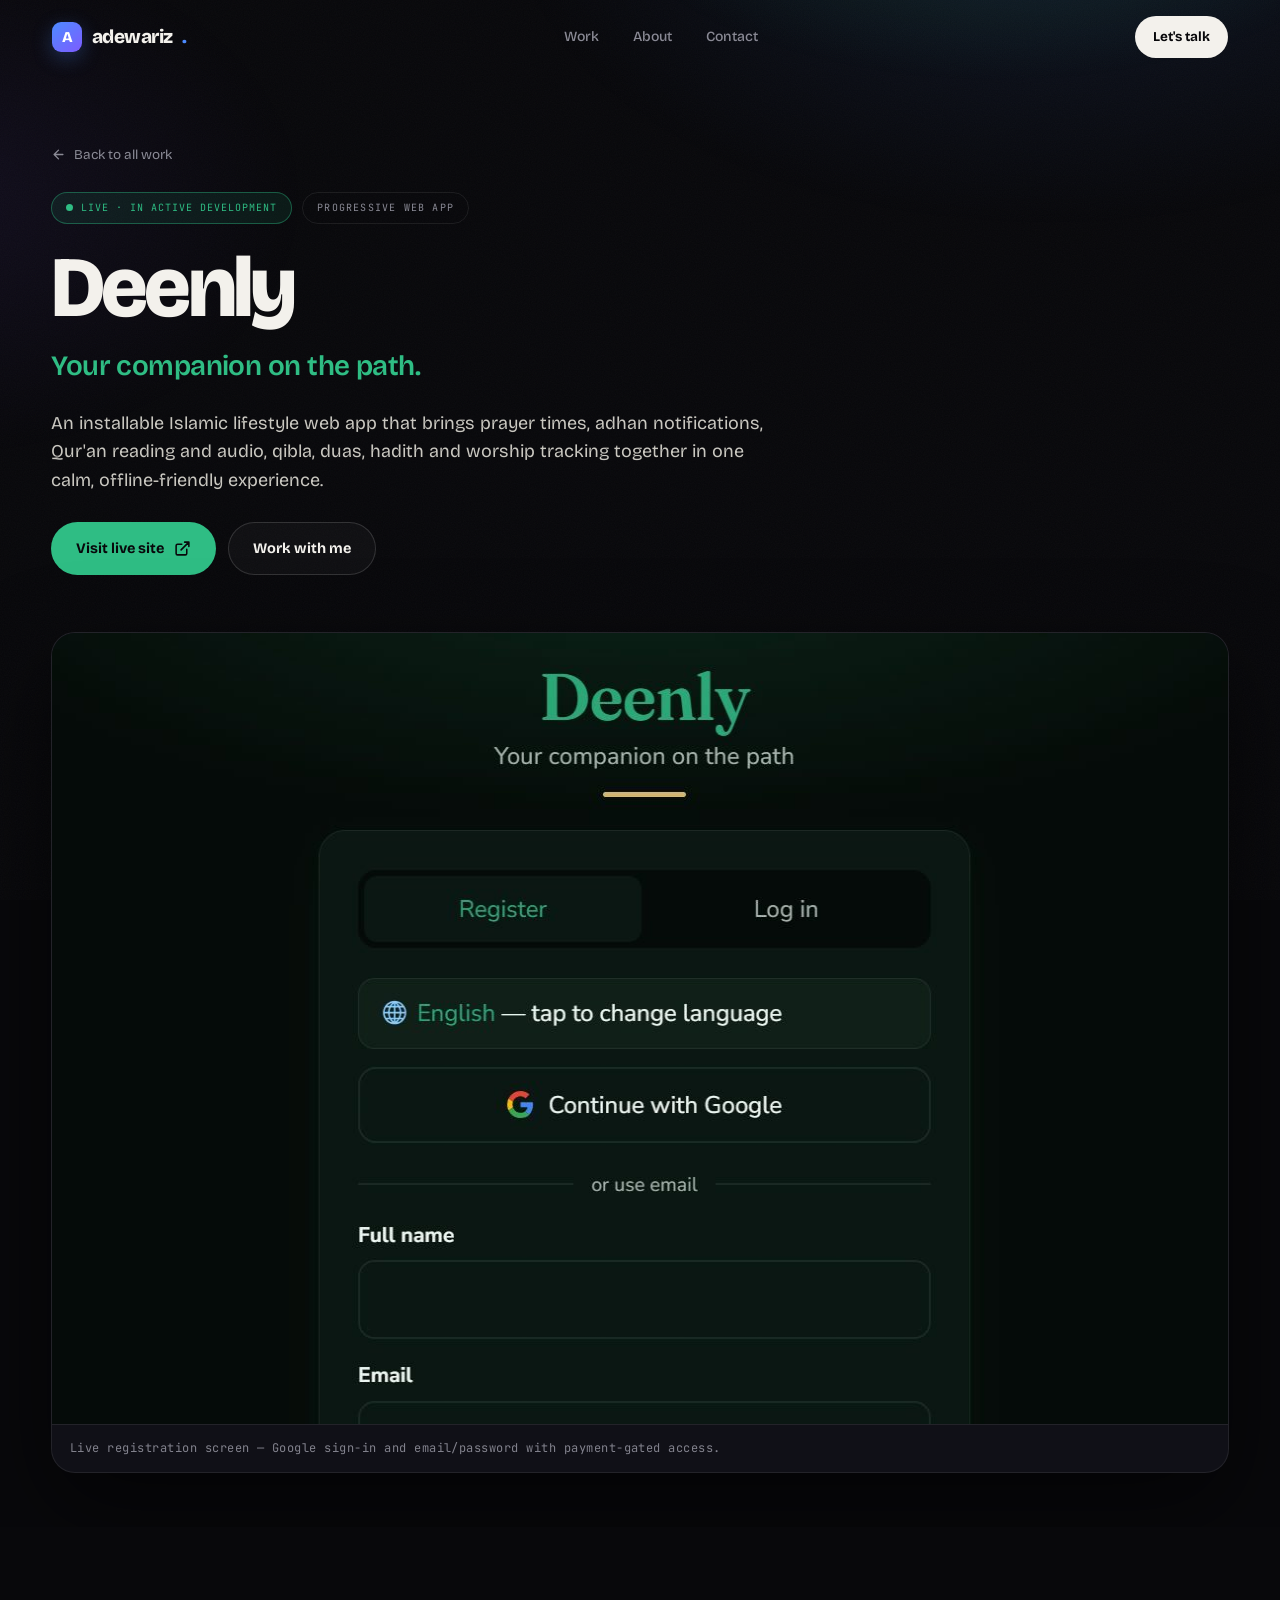
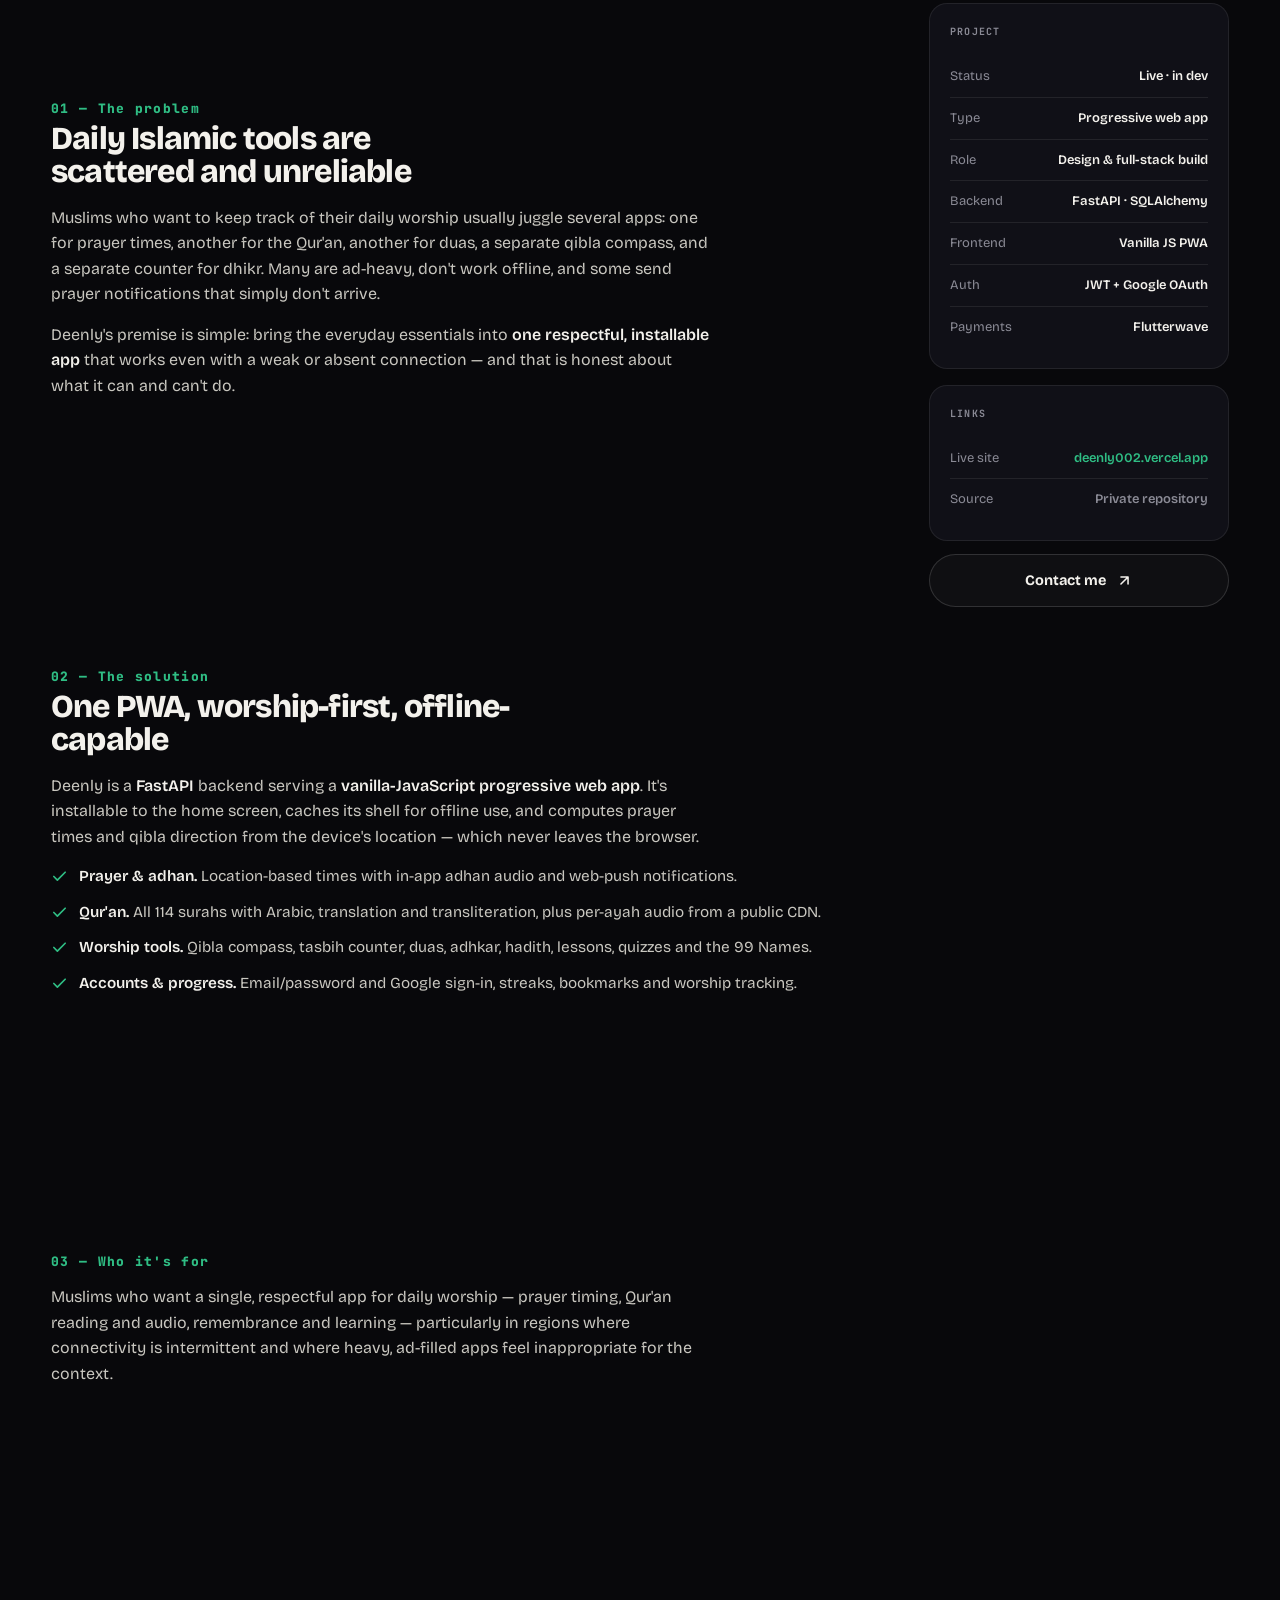
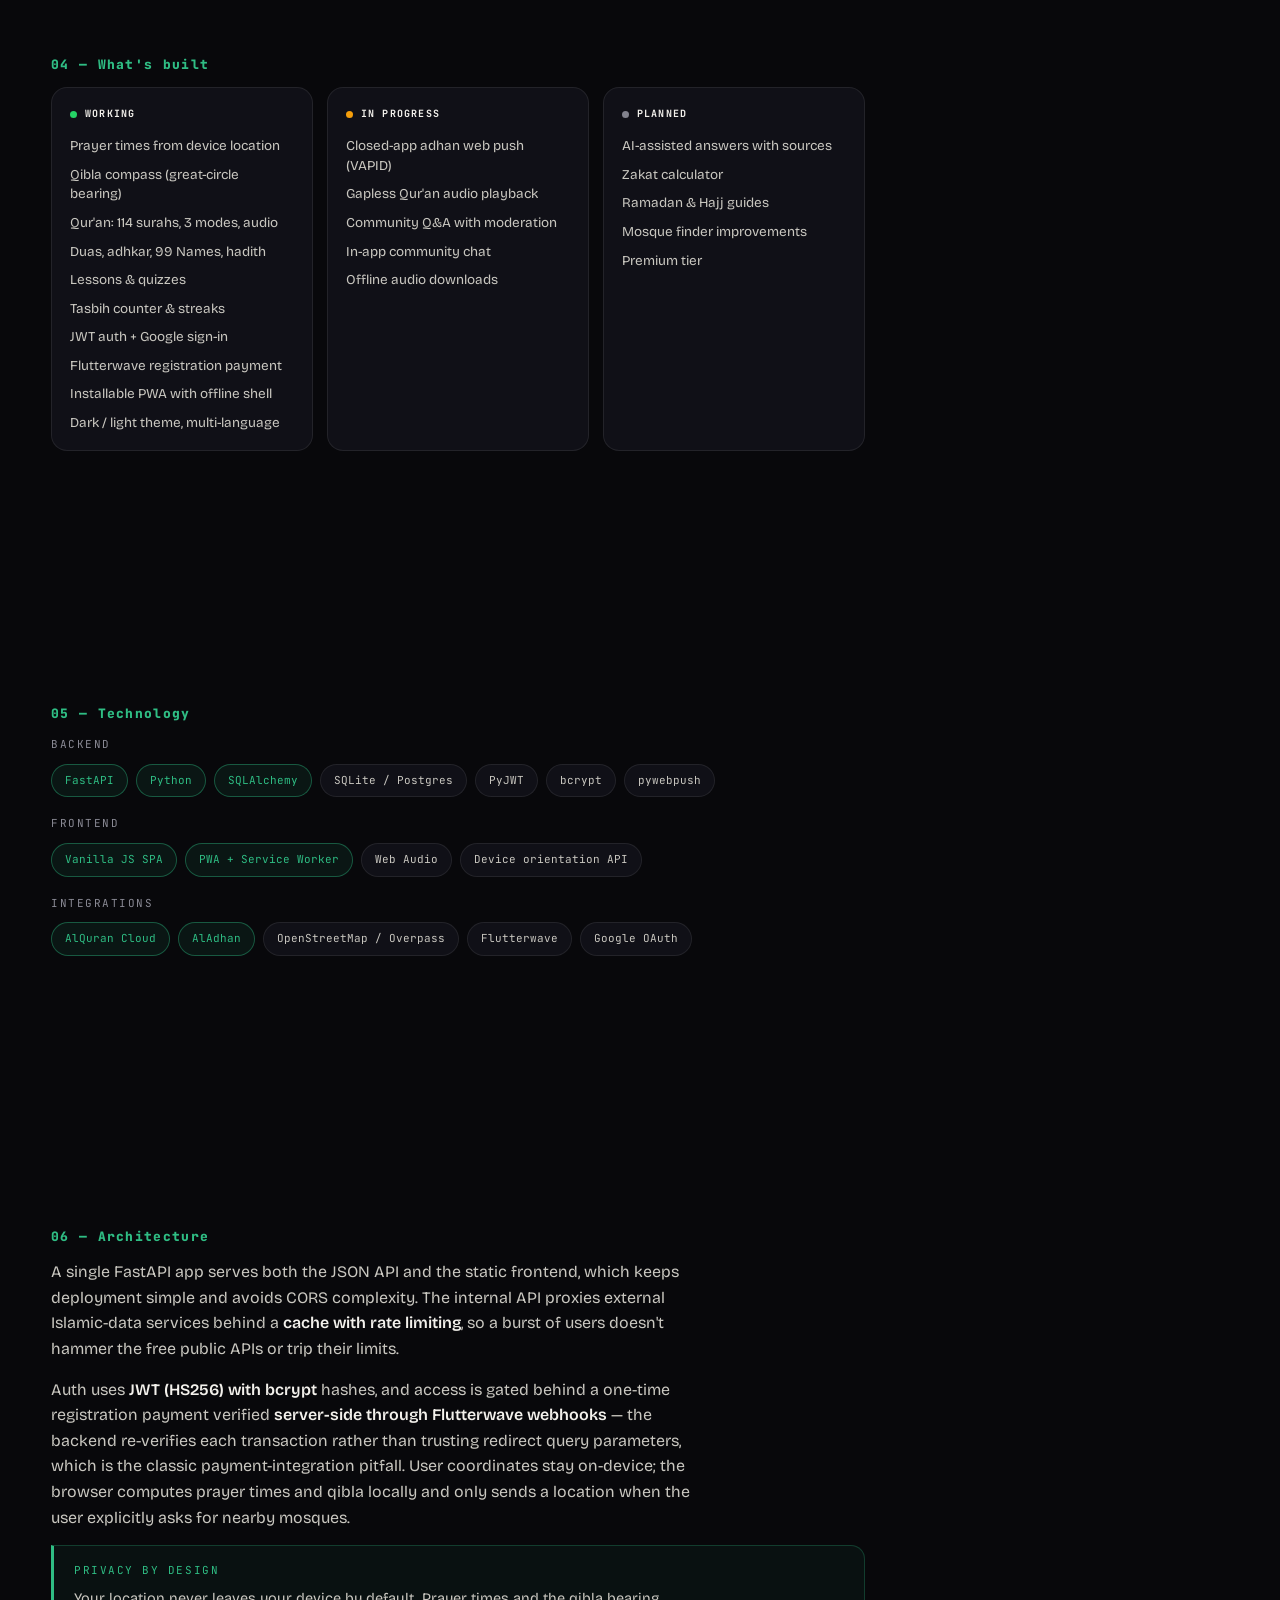
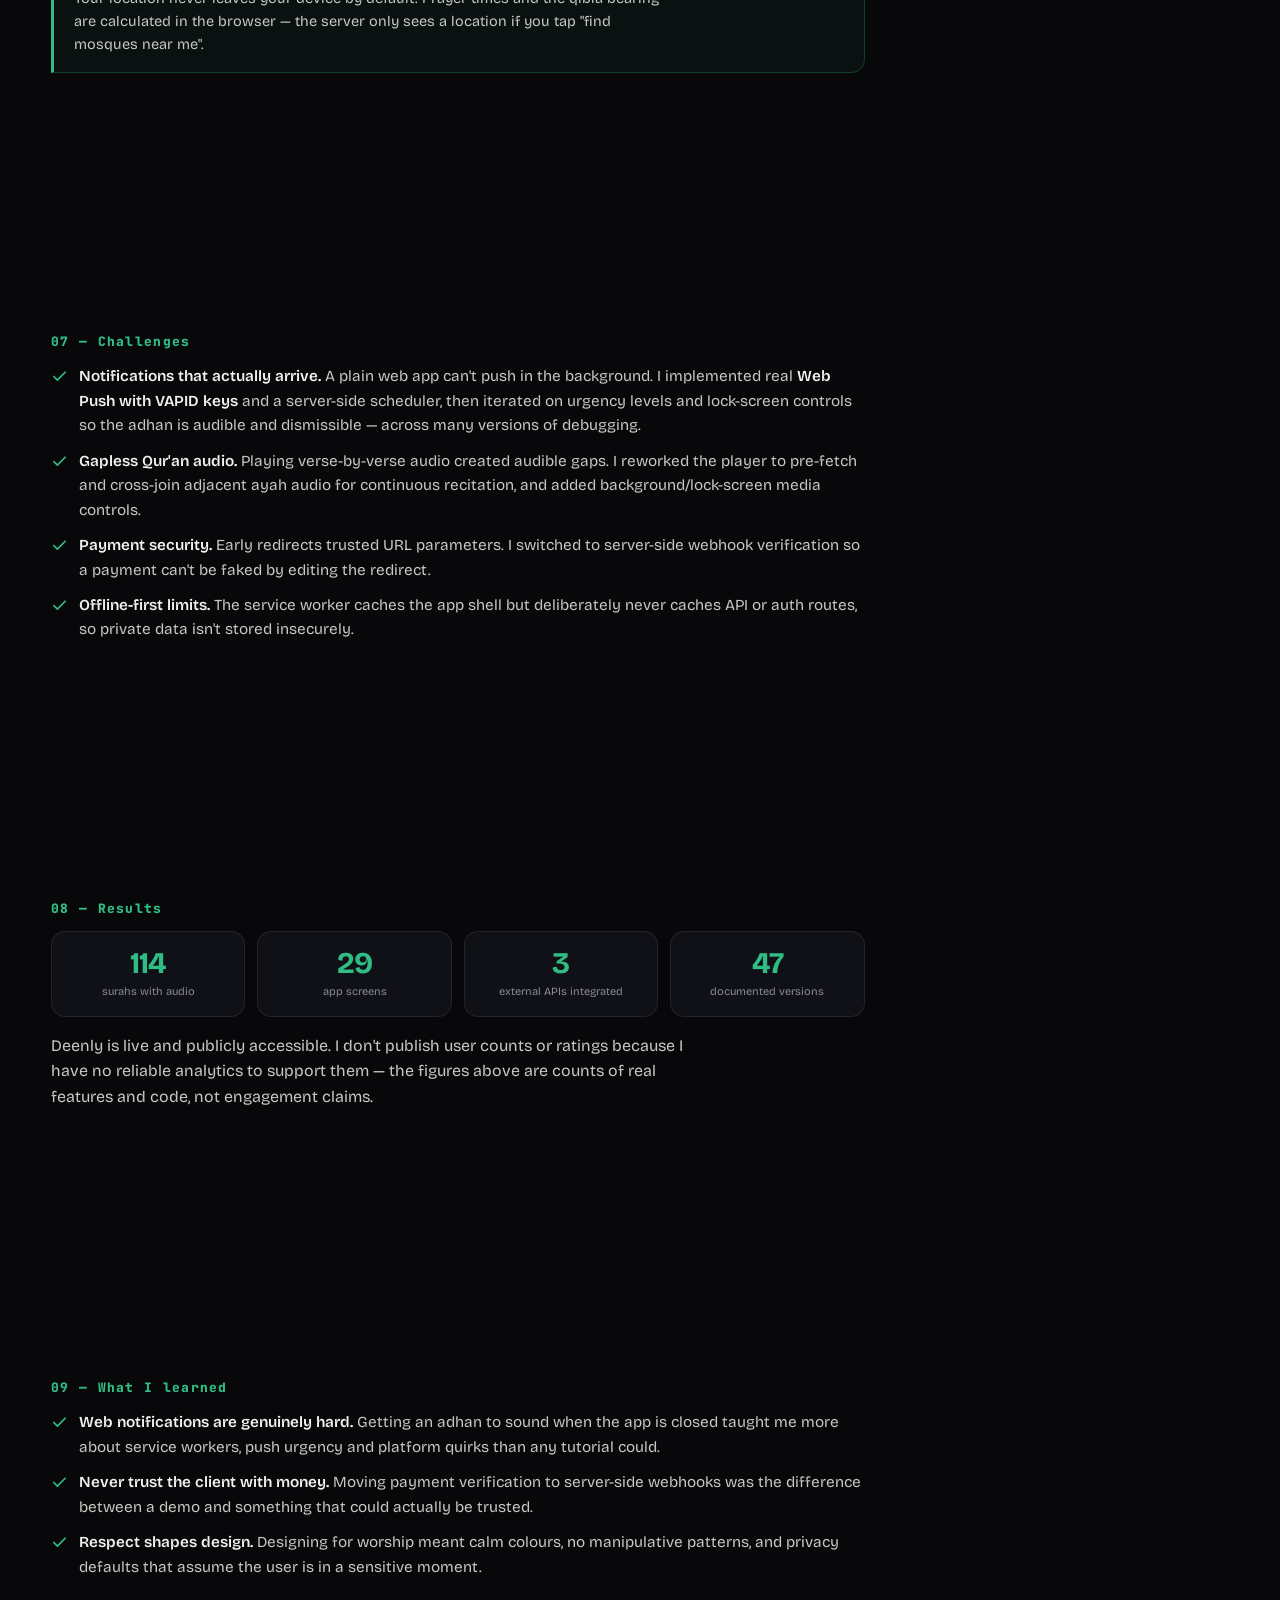
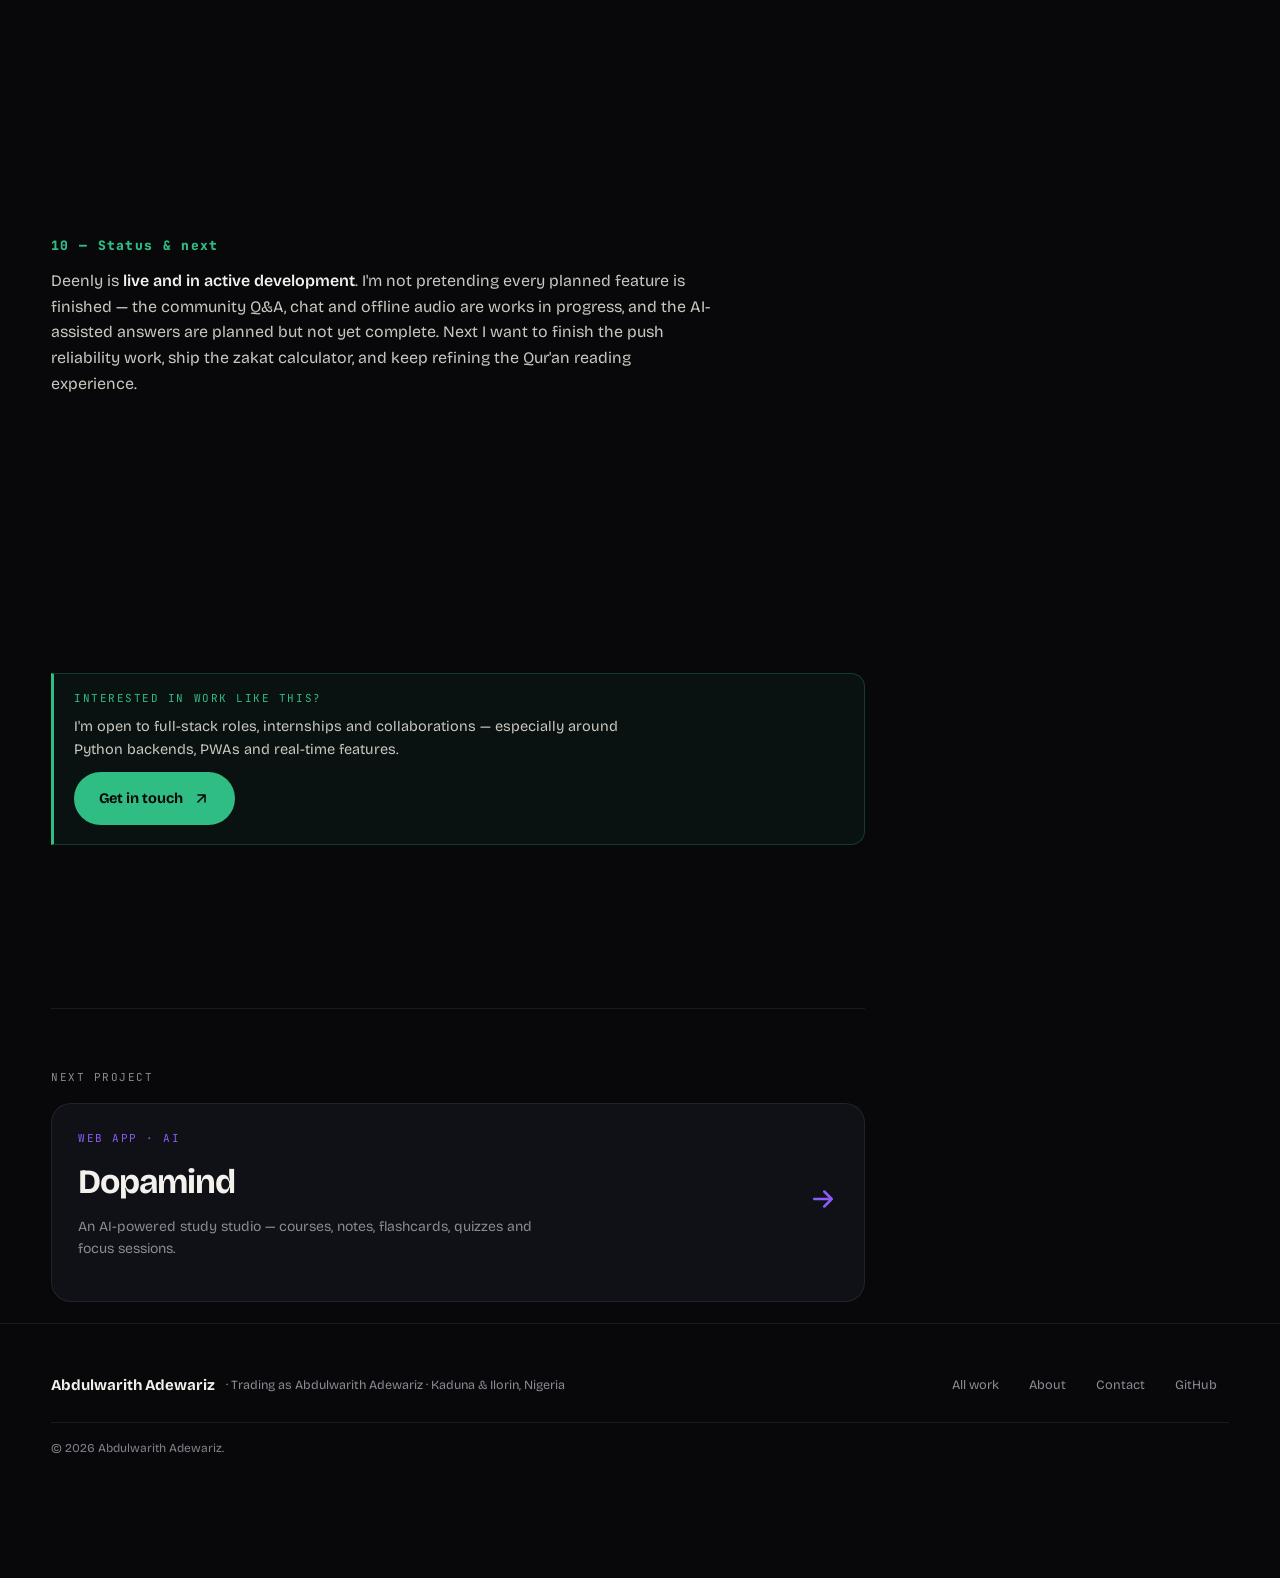
<file: projects/deenly.html>
<!DOCTYPE html>
<html lang="en">
<head>
<meta charset="UTF-8">
<meta name="viewport" content="width=device-width, initial-scale=1, viewport-fit=cover">
<title>Deenly — Case Study | Abdulwarith Adewariz</title>
<meta name="description" content="Deenly is an installable Islamic lifestyle web app — prayer times, adhan notifications, Qur'an reading and audio, qibla, duas and worship tracking. Built with FastAPI and a vanilla-JS PWA. A case study by Abdulwarith Adewariz.">
<meta name="author" content="Abdulwarith Adewariz">
<link rel="canonical" href="https://adewariz.vercel.app/projects/deenly.html">
<meta name="robots" content="index, follow">
<meta name="theme-color" content="#08080b">
<meta property="og:type" content="article">
<meta property="og:url" content="https://adewariz.vercel.app/projects/deenly.html">
<meta property="og:title" content="Deenly — Your companion on the path.">
<meta property="og:description" content="An installable Islamic lifestyle PWA: prayer times, adhan push, Qur'an audio, qibla and worship tracking. FastAPI + vanilla JS.">
<meta property="og:image" content="https://adewariz.vercel.app/assets/img/og.png">
<meta name="twitter:card" content="summary_large_image">
<meta name="twitter:title" content="Deenly — Case Study | Abdulwarith Adewariz">
<meta name="twitter:description" content="Deenly is an installable Islamic lifestyle web app — prayer times, adhan notifications, Qur'an reading and audio, qibla, duas and worship tracking. Built with FastAPI and a vanilla-JS PWA. A case study by Abdulwarith Adewariz.">
<meta name="twitter:image" content="https://adewariz.vercel.app/assets/img/og.png">
<meta name="twitter:image:alt" content="Adewariz — portfolio of Abdulwarith Adewariz, software developer">
<meta property="og:site_name" content="Adewariz">
<meta property="og:locale" content="en_US">
<link rel="icon" href="../favicon.svg" type="image/svg+xml">
<link rel="preconnect" href="https://fonts.googleapis.com">
<link rel="preconnect" href="https://fonts.gstatic.com" crossorigin>
<link rel="stylesheet" href="https://fonts.googleapis.com/css2?family=Bricolage+Grotesque:opsz,wght@12..96,400..800&family=JetBrains+Mono:wght@400;500&display=swap">
<link rel="stylesheet" href="../style.css">
<link rel="stylesheet" href="case.css">
<script>document.documentElement.classList.add("js");setTimeout(function(){document.documentElement.classList.add("ready")},2600);try{if(sessionStorage.getItem("adz-wipe")==="1"){document.documentElement.classList.add("arriving");sessionStorage.removeItem("adz-wipe");}}catch(e){}</script>
<script type="application/ld+json">
{
  "@context": "https://schema.org",
  "@type": "WebPage",
  "name": "Deenly — Case Study | Abdulwarith Adewariz",
  "description": "Deenly is an installable Islamic lifestyle web app — prayer times, adhan notifications, Qur'an reading and audio, qibla, duas and worship tracking. Built with FastAPI and a vanilla-JS PWA. A case study by Abdulwarith Adewariz.",
  "url": "https://adewariz.vercel.app/projects/deenly.html",
  "inLanguage": "en",
  "isPartOf": { "@id": "https://adewariz.vercel.app/#website" },
  "author": { "@id": "https://adewariz.vercel.app/#person" }
}
</script>
</head>
<body style="--pa:#2fbd84">
<a class="skip" href="#cs-main">Skip to content</a>
<div id="wipe" aria-hidden="true"><span></span><span></span><span></span><b class="wm">adewariz<i>.</i></b></div><div id="spot" aria-hidden="true"></div><div id="pre" aria-hidden="true"><div class="p-in"><div class="p-name">deenly<i>.</i></div><div class="p-bar"><b></b></div></div></div>
<div id="bar" aria-hidden="true"></div>

<header id="hd">
  <a class="logo" href="../index.html" aria-label="Adewariz — home"><span class="lmk" aria-hidden="true">A</span> adewariz<i>.</i></a>
  <nav class="top" aria-label="Primary">
    <a href="../index.html#work">Work</a>
    <a href="../index.html#about">About</a>
    <a href="../index.html#contact">Contact</a>
  </nav>
  <div style="display:flex;gap:10px;align-items:center">
    <a class="hire" href="../index.html#contact">Let's talk</a>
    <button class="burger" id="burger" aria-label="Open menu" aria-expanded="false" aria-controls="drawer"><span></span></button>
  </div>
</header>
<nav class="drawer" id="drawer" aria-label="Mobile">
  <a href="../index.html#work">All work</a>
  <a href="../index.html#about">About</a>
  <a href="../index.html#skills">Skills</a>
  <a href="../index.html#contact">Contact</a>
</nav>

<main id="cs-main">
<section class="cs-hero">
  <div class="wrap">
    <a class="cs-back" href="../index.html#work"><svg viewBox="0 0 24 24" fill="none" stroke="currentColor" stroke-width="2.2" stroke-linecap="round" stroke-linejoin="round" aria-hidden="true"><path d="M19 12H5M12 19l-7-7 7-7"/></svg> Back to all work</a>
    <div class="cs-tags">
      <span class="cs-status"><i></i> Live · in active development</span>
      <span class="cs-cat">Progressive web app</span>
    </div>
    <h1>Deenly</h1>
    <p class="cs-tag">Your companion on the path.</p>
    <p class="cs-desc">An installable Islamic lifestyle web app that brings prayer times, adhan notifications, Qur'an reading and audio, qibla, duas, hadith and worship tracking together in one calm, offline-friendly experience.</p>
    <div class="cs-actions">
      <a class="btn btn-p" href="https://deenly002.vercel.app" target="_blank" rel="noopener noreferrer">Visit live site
        <svg viewBox="0 0 24 24" fill="none" stroke="currentColor" stroke-width="2.2" stroke-linecap="round" stroke-linejoin="round" aria-hidden="true"><path d="M18 13v6a2 2 0 0 1-2 2H5a2 2 0 0 1-2-2V8a2 2 0 0 1 2-2h6"/><path d="M15 3h6v6M10 14 21 3"/></svg>
      </a>
      <a class="btn btn-g" href="#contact-cta">Work with me</a>
    </div>

    <div class="cs-cover rv">
      <img src="../assets/img/deenly-auth.jpg" alt="Deenly registration screen with Google sign-in and email form on a dark green theme" width="1191" height="791" loading="lazy">
      <p class="cover-alt">Live registration screen — Google sign-in and email/password with payment-gated access.</p>
    </div>
  </div>
</section>

<div class="wrap cs-body">
  <div class="cs-main">

    <section class="rv">
      <h2><span class="n">01 — The problem</span>Daily Islamic tools are scattered and unreliable</h2>
      <p>Muslims who want to keep track of their daily worship usually juggle several apps: one for prayer times, another for the Qur'an, another for duas, a separate qibla compass, and a separate counter for dhikr. Many are ad-heavy, don't work offline, and some send prayer notifications that simply don't arrive.</p>
      <p>Deenly's premise is simple: bring the everyday essentials into <b>one respectful, installable app</b> that works even with a weak or absent connection — and that is honest about what it can and can't do.</p>
    </section>

    <section class="rv">
      <h2><span class="n">02 — The solution</span>One PWA, worship-first, offline-capable</h2>
      <p>Deenly is a <b>FastAPI</b> backend serving a <b>vanilla-JavaScript progressive web app</b>. It's installable to the home screen, caches its shell for offline use, and computes prayer times and qibla direction from the device's location — which never leaves the browser.</p>
      <ul class="ticks">
        <li><svg viewBox="0 0 24 24" fill="none" stroke="currentColor" stroke-width="2.4" stroke-linecap="round" stroke-linejoin="round" aria-hidden="true"><path d="M20 6 9 17l-5-5"/></svg><span><b>Prayer &amp; adhan.</b> Location-based times with in-app adhan audio and web-push notifications.</span></li>
        <li><svg viewBox="0 0 24 24" fill="none" stroke="currentColor" stroke-width="2.4" stroke-linecap="round" stroke-linejoin="round" aria-hidden="true"><path d="M20 6 9 17l-5-5"/></svg><span><b>Qur'an.</b> All 114 surahs with Arabic, translation and transliteration, plus per-ayah audio from a public CDN.</span></li>
        <li><svg viewBox="0 0 24 24" fill="none" stroke="currentColor" stroke-width="2.4" stroke-linecap="round" stroke-linejoin="round" aria-hidden="true"><path d="M20 6 9 17l-5-5"/></svg><span><b>Worship tools.</b> Qibla compass, tasbih counter, duas, adhkar, hadith, lessons, quizzes and the 99 Names.</span></li>
        <li><svg viewBox="0 0 24 24" fill="none" stroke="currentColor" stroke-width="2.4" stroke-linecap="round" stroke-linejoin="round" aria-hidden="true"><path d="M20 6 9 17l-5-5"/></svg><span><b>Accounts &amp; progress.</b> Email/password and Google sign-in, streaks, bookmarks and worship tracking.</span></li>
      </ul>
    </section>

    <section class="rv">
      <h2><span class="n">03 — Who it's for</span></h2>
      <p>Muslims who want a single, respectful app for daily worship — prayer timing, Qur'an reading and audio, remembrance and learning — particularly in regions where connectivity is intermittent and where heavy, ad-filled apps feel inappropriate for the context.</p>
    </section>

    <section class="rv">
      <h2><span class="n">04 — What's built</span></h2>
      <div class="feat-cols">
        <div class="feat-col working">
          <h4><i></i>Working</h4>
          <ul>
            <li>Prayer times from device location</li>
            <li>Qibla compass (great-circle bearing)</li>
            <li>Qur'an: 114 surahs, 3 modes, audio</li>
            <li>Duas, adhkar, 99 Names, hadith</li>
            <li>Lessons &amp; quizzes</li>
            <li>Tasbih counter &amp; streaks</li>
            <li>JWT auth + Google sign-in</li>
            <li>Flutterwave registration payment</li>
            <li>Installable PWA with offline shell</li>
            <li>Dark / light theme, multi-language</li>
          </ul>
        </div>
        <div class="feat-col partial">
          <h4><i></i>In progress</h4>
          <ul>
            <li>Closed-app adhan web push (VAPID)</li>
            <li>Gapless Qur'an audio playback</li>
            <li>Community Q&amp;A with moderation</li>
            <li>In-app community chat</li>
            <li>Offline audio downloads</li>
          </ul>
        </div>
        <div class="feat-col planned">
          <h4><i></i>Planned</h4>
          <ul>
            <li>AI-assisted answers with sources</li>
            <li>Zakat calculator</li>
            <li>Ramadan &amp; Hajj guides</li>
            <li>Mosque finder improvements</li>
            <li>Premium tier</li>
          </ul>
        </div>
      </div>
    </section>

    <section class="rv">
      <h2><span class="n">05 — Technology</span></h2>
      <div class="stack-group"><span class="mono">Backend</span>
        <div class="chips"><span class="chip-t hi">FastAPI</span><span class="chip-t hi">Python</span><span class="chip-t hi">SQLAlchemy</span><span class="chip-t">SQLite / Postgres</span><span class="chip-t">PyJWT</span><span class="chip-t">bcrypt</span><span class="chip-t">pywebpush</span></div>
      </div>
      <div class="stack-group"><span class="mono">Frontend</span>
        <div class="chips"><span class="chip-t hi">Vanilla JS SPA</span><span class="chip-t hi">PWA + Service Worker</span><span class="chip-t">Web Audio</span><span class="chip-t">Device orientation API</span></div>
      </div>
      <div class="stack-group"><span class="mono">Integrations</span>
        <div class="chips"><span class="chip-t hi">AlQuran Cloud</span><span class="chip-t hi">AlAdhan</span><span class="chip-t">OpenStreetMap / Overpass</span><span class="chip-t">Flutterwave</span><span class="chip-t">Google OAuth</span></div>
      </div>
    </section>

    <section class="rv">
      <h2><span class="n">06 — Architecture</span></h2>
      <p>A single FastAPI app serves both the JSON API and the static frontend, which keeps deployment simple and avoids CORS complexity. The internal API proxies external Islamic-data services behind a <b>cache with rate limiting</b>, so a burst of users doesn't hammer the free public APIs or trip their limits.</p>
      <p>Auth uses <b>JWT (HS256) with bcrypt</b> hashes, and access is gated behind a one-time registration payment verified <b>server-side through Flutterwave webhooks</b> — the backend re-verifies each transaction rather than trusting redirect query parameters, which is the classic payment-integration pitfall. User coordinates stay on-device; the browser computes prayer times and qibla locally and only sends a location when the user explicitly asks for nearby mosques.</p>
      <div class="callout">
        <span class="mono">Privacy by design</span>
        <p>Your location never leaves your device by default. Prayer times and the qibla bearing are calculated in the browser — the server only sees a location if you tap "find mosques near me".</p>
      </div>
    </section>

    <section class="rv">
      <h2><span class="n">07 — Challenges</span></h2>
      <ul class="ticks">
        <li><svg viewBox="0 0 24 24" fill="none" stroke="currentColor" stroke-width="2.4" stroke-linecap="round" stroke-linejoin="round" aria-hidden="true"><path d="M20 6 9 17l-5-5"/></svg><span><b>Notifications that actually arrive.</b> A plain web app can't push in the background. I implemented real <b>Web Push with VAPID keys</b> and a server-side scheduler, then iterated on urgency levels and lock-screen controls so the adhan is audible and dismissible — across many versions of debugging.</span></li>
        <li><svg viewBox="0 0 24 24" fill="none" stroke="currentColor" stroke-width="2.4" stroke-linecap="round" stroke-linejoin="round" aria-hidden="true"><path d="M20 6 9 17l-5-5"/></svg><span><b>Gapless Qur'an audio.</b> Playing verse-by-verse audio created audible gaps. I reworked the player to pre-fetch and cross-join adjacent ayah audio for continuous recitation, and added background/lock-screen media controls.</span></li>
        <li><svg viewBox="0 0 24 24" fill="none" stroke="currentColor" stroke-width="2.4" stroke-linecap="round" stroke-linejoin="round" aria-hidden="true"><path d="M20 6 9 17l-5-5"/></svg><span><b>Payment security.</b> Early redirects trusted URL parameters. I switched to server-side webhook verification so a payment can't be faked by editing the redirect.</span></li>
        <li><svg viewBox="0 0 24 24" fill="none" stroke="currentColor" stroke-width="2.4" stroke-linecap="round" stroke-linejoin="round" aria-hidden="true"><path d="M20 6 9 17l-5-5"/></svg><span><b>Offline-first limits.</b> The service worker caches the app shell but deliberately never caches API or auth routes, so private data isn't stored insecurely.</span></li>
      </ul>
    </section>

    <section class="rv">
      <h2><span class="n">08 — Results</span></h2>
      <div class="cs-stats">
        <div class="cs-stat"><b>114</b><span>surahs with audio</span></div>
        <div class="cs-stat"><b>29</b><span>app screens</span></div>
        <div class="cs-stat"><b>3</b><span>external APIs integrated</span></div>
        <div class="cs-stat"><b>47</b><span>documented versions</span></div>
      </div>
      <p style="margin-top:16px">Deenly is live and publicly accessible. I don't publish user counts or ratings because I have no reliable analytics to support them — the figures above are counts of real features and code, not engagement claims.</p>
    </section>

    <section class="rv">
      <h2><span class="n">09 — What I learned</span></h2>
      <ul class="ticks">
        <li><svg viewBox="0 0 24 24" fill="none" stroke="currentColor" stroke-width="2.4" stroke-linecap="round" stroke-linejoin="round" aria-hidden="true"><path d="M20 6 9 17l-5-5"/></svg><span><b>Web notifications are genuinely hard.</b> Getting an adhan to sound when the app is closed taught me more about service workers, push urgency and platform quirks than any tutorial could.</span></li>
        <li><svg viewBox="0 0 24 24" fill="none" stroke="currentColor" stroke-width="2.4" stroke-linecap="round" stroke-linejoin="round" aria-hidden="true"><path d="M20 6 9 17l-5-5"/></svg><span><b>Never trust the client with money.</b> Moving payment verification to server-side webhooks was the difference between a demo and something that could actually be trusted.</span></li>
        <li><svg viewBox="0 0 24 24" fill="none" stroke="currentColor" stroke-width="2.4" stroke-linecap="round" stroke-linejoin="round" aria-hidden="true"><path d="M20 6 9 17l-5-5"/></svg><span><b>Respect shapes design.</b> Designing for worship meant calm colours, no manipulative patterns, and privacy defaults that assume the user is in a sensitive moment.</span></li>
      </ul>
    </section>

    <section class="rv">
      <h2><span class="n">10 — Status &amp; next</span></h2>
      <p>Deenly is <b>live and in active development</b>. I'm not pretending every planned feature is finished — the community Q&amp;A, chat and offline audio are works in progress, and the AI-assisted answers are planned but not yet complete. Next I want to finish the push reliability work, ship the zakat calculator, and keep refining the Qur'an reading experience.</p>
    </section>

    <section class="rv" id="contact-cta">
      <div class="callout">
        <span class="mono">Interested in work like this?</span>
        <p style="margin-bottom:14px">I'm open to full-stack roles, internships and collaborations — especially around Python backends, PWAs and real-time features.</p>
        <a class="btn btn-p" href="../index.html#contact" style="background:var(--pa);color:#08080b">Get in touch
          <svg viewBox="0 0 24 24" fill="none" stroke="currentColor" stroke-width="2.2" stroke-linecap="round" stroke-linejoin="round" aria-hidden="true"><path d="M7 17 17 7M7 7h10v10"/></svg>
        </a>
      </div>
    </section>

    <div class="next-proj rv">
      <span class="mono">Next project</span>
      <a href="dopamind.html" style="--npa:#8b5cf6">
        <span class="np-l"><span class="mono">Web app · AI</span><h3>Dopamind</h3><p>An AI-powered study studio — courses, notes, flashcards, quizzes and focus sessions.</p></span>
        <span class="np-r"><svg viewBox="0 0 24 24" fill="none" stroke="currentColor" stroke-width="2" stroke-linecap="round" stroke-linejoin="round" aria-hidden="true"><path d="M5 12h14M13 6l6 6-6 6"/></svg></span>
      </a>
    </div>
  </div>

  <aside class="cs-side rv">
    <div class="mini">
      <h3>Project</h3>
      <div class="fact"><span>Status</span><b>Live · in dev</b></div>
      <div class="fact"><span>Type</span><b>Progressive web app</b></div>
      <div class="fact"><span>Role</span><b>Design &amp; full-stack build</b></div>
      <div class="fact"><span>Backend</span><b>FastAPI · SQLAlchemy</b></div>
      <div class="fact"><span>Frontend</span><b>Vanilla JS PWA</b></div>
      <div class="fact"><span>Auth</span><b>JWT + Google OAuth</b></div>
      <div class="fact"><span>Payments</span><b>Flutterwave</b></div>
    </div>
    <div class="mini">
      <h3>Links</h3>
      <div class="fact"><span>Live site</span><b><a href="https://deenly002.vercel.app" target="_blank" rel="noopener noreferrer">deenly002.vercel.app</a></b></div>
      <div class="fact"><span>Source</span><b style="color:var(--mut)">Private repository</b></div>
    </div>
    <a class="btn btn-g" href="../index.html#contact">Contact me
      <svg viewBox="0 0 24 24" fill="none" stroke="currentColor" stroke-width="2.2" stroke-linecap="round" stroke-linejoin="round" aria-hidden="true"><path d="M7 17 17 7M7 7h10v10"/></svg>
    </a>
  </aside>
</div>

<footer>
  <div class="wrap foot">
    <div class="fl"><b>Abdulwarith Adewariz</b><span> · Trading as Abdulwarith Adewariz · Kaduna &amp; Ilorin, Nigeria</span></div>
    <nav aria-label="Footer">
      <a href="../index.html#work">All work</a>
      <a href="../index.html#about">About</a>
      <a href="../index.html#contact">Contact</a>
      <a href="https://github.com/abdulwarithadewariz-ux" target="_blank" rel="noopener noreferrer">GitHub</a>
    </nav>
    <div class="fc"><span>© <span id="yr">2026</span> Abdulwarith Adewariz.</span></div>
  </div>
</footer>

<script src="case.js"></script>
</body>
</html>
</file>
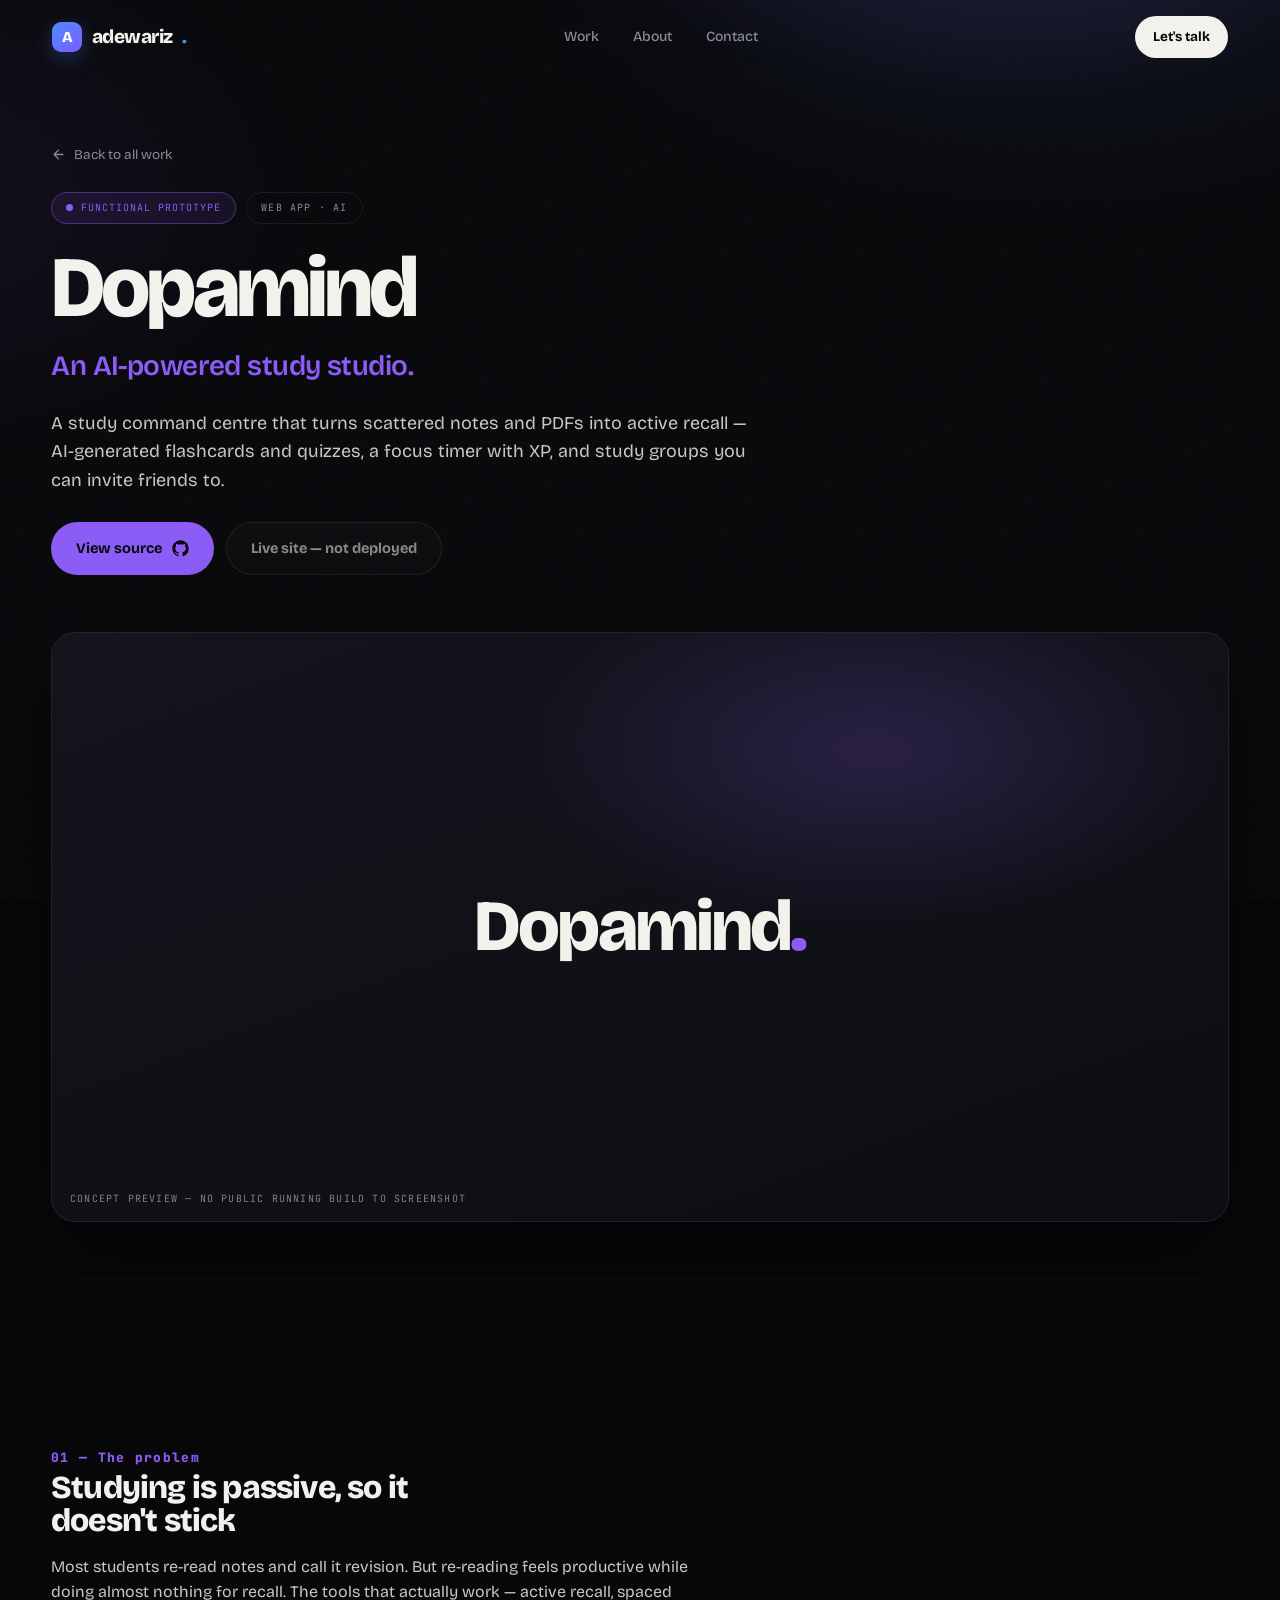
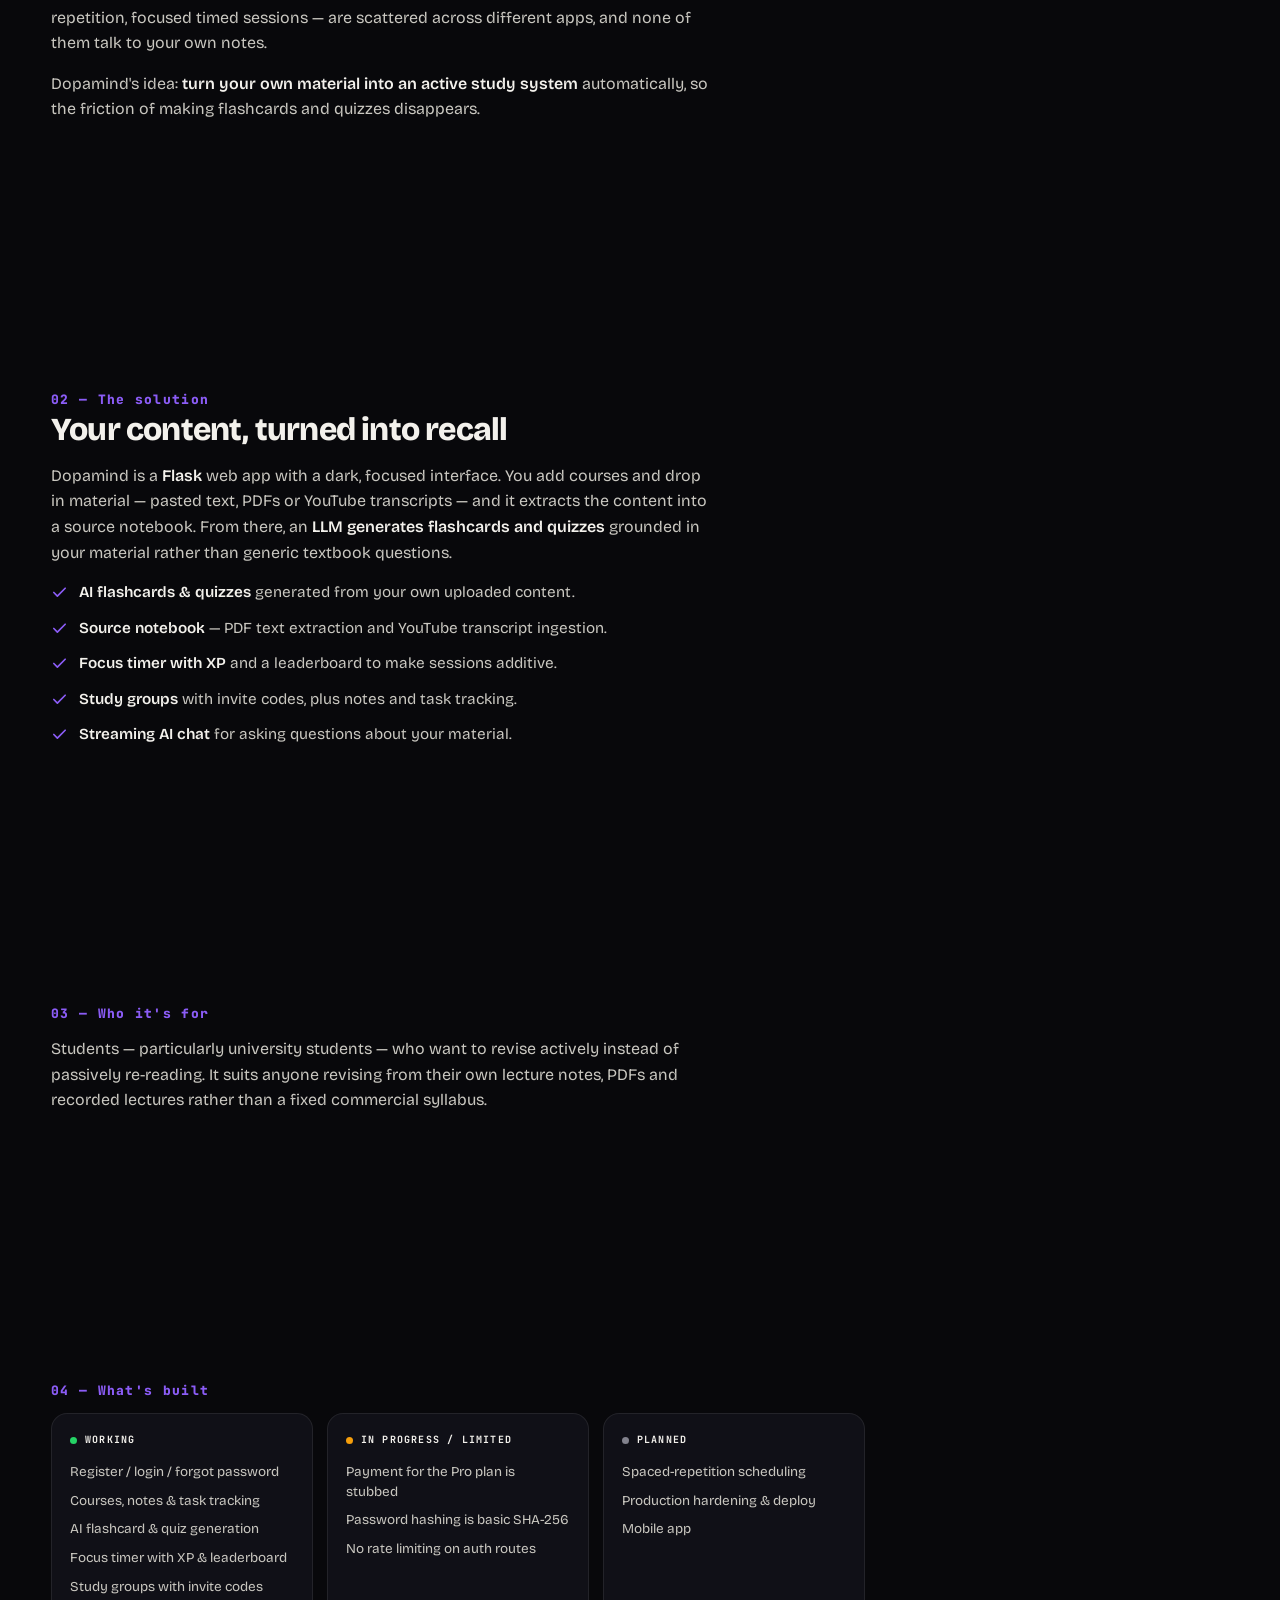
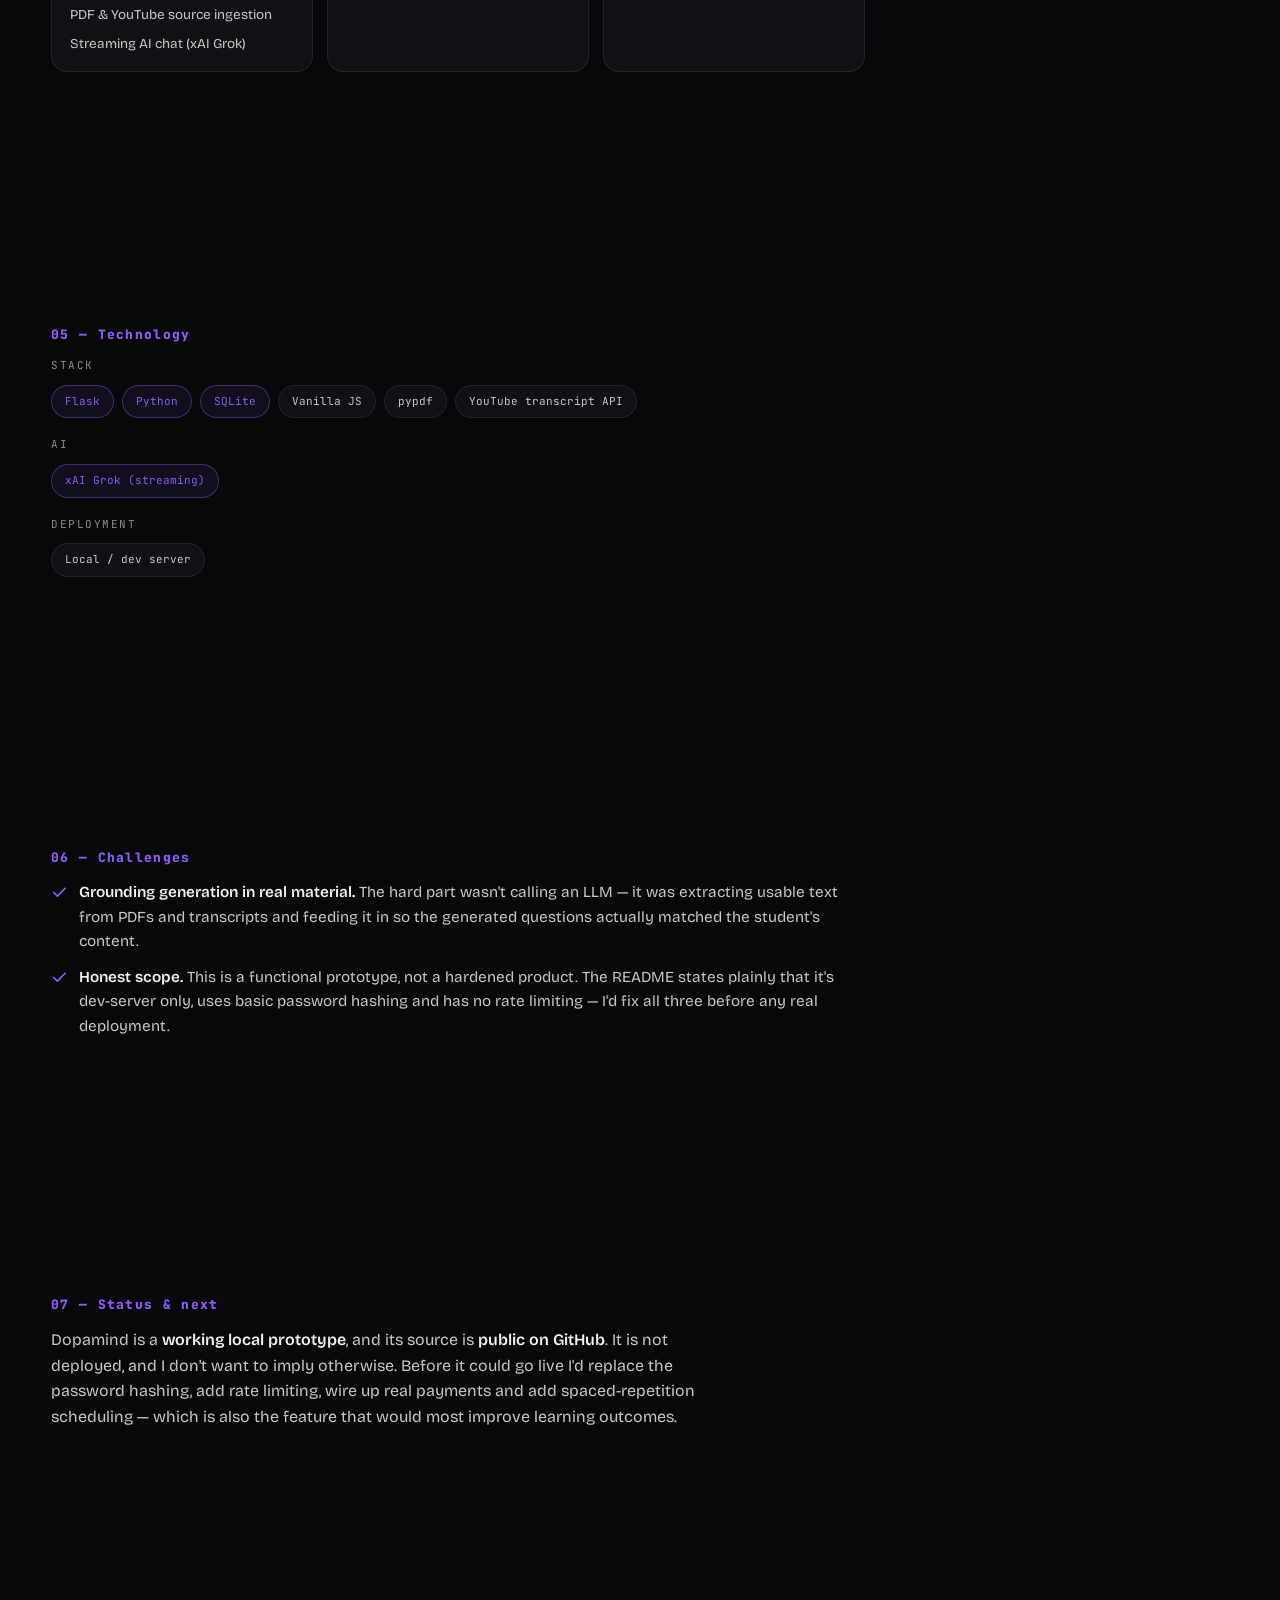
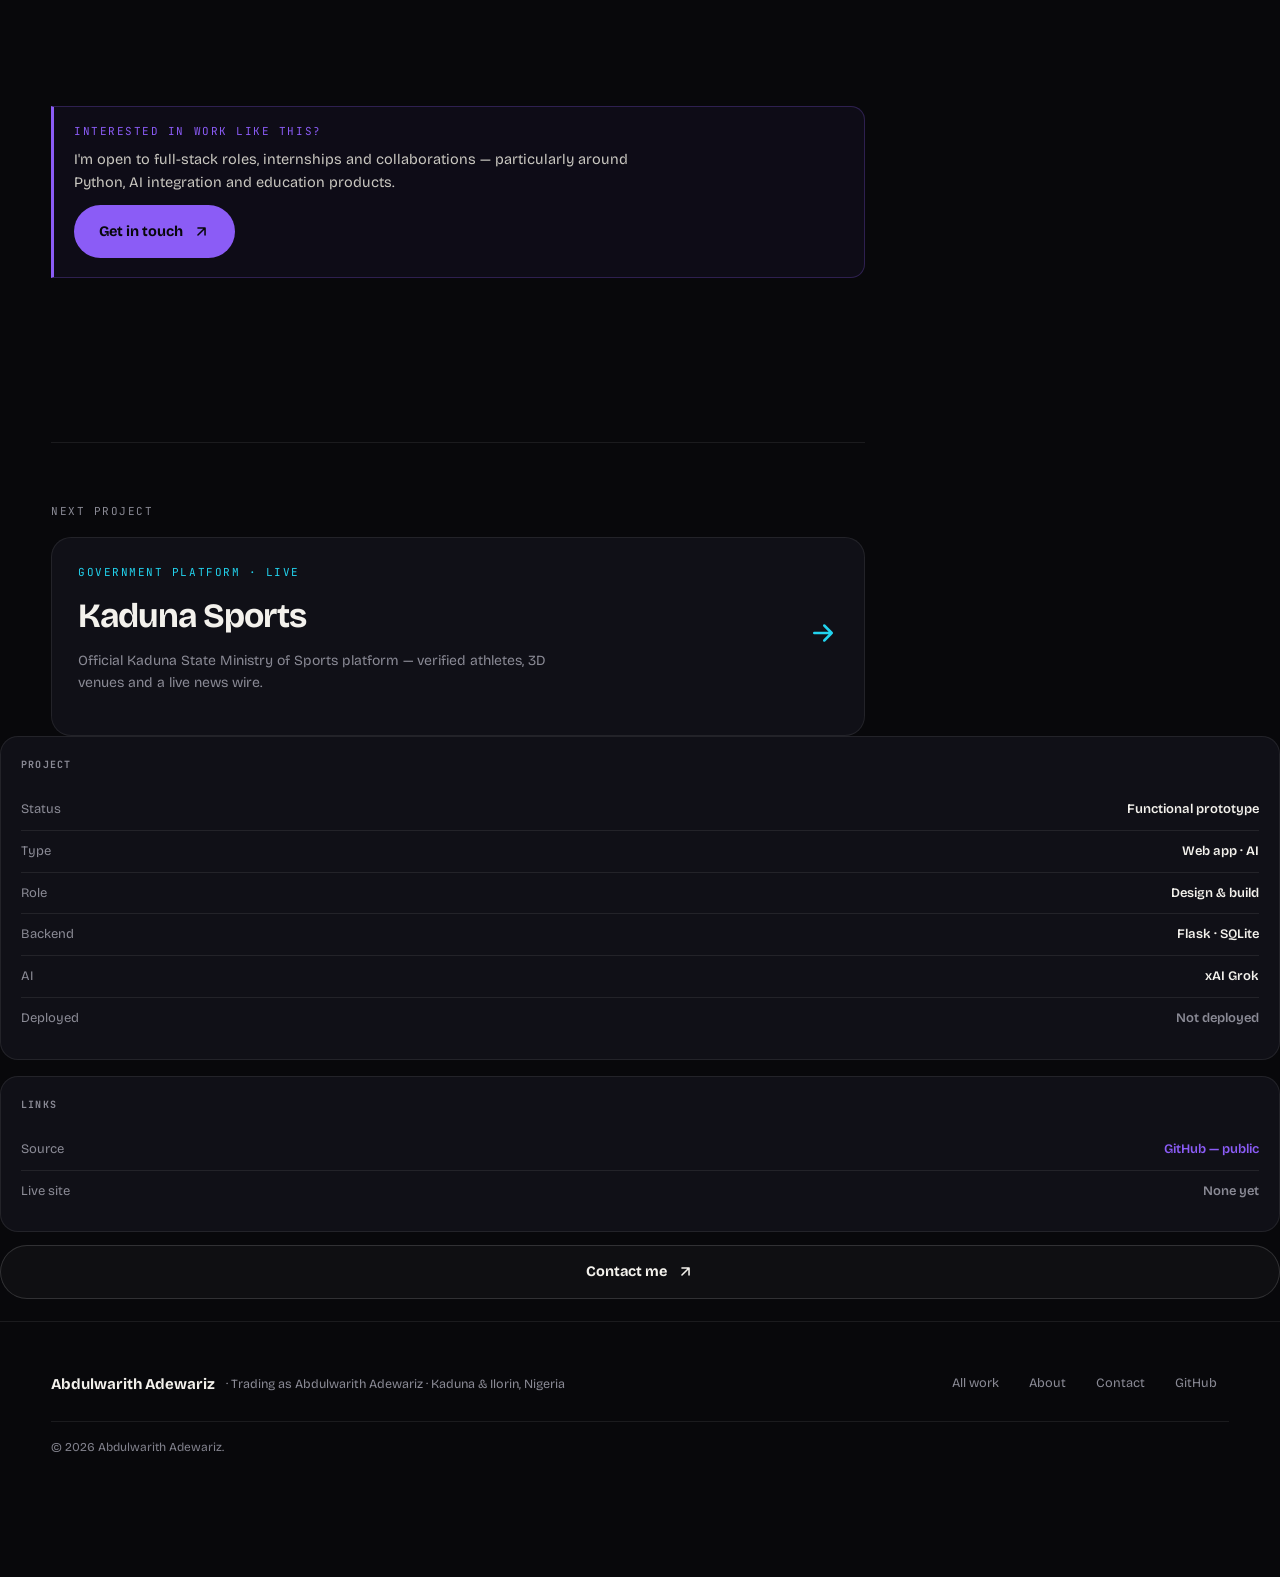
<file: projects/dopamind.html>
<!DOCTYPE html>
<html lang="en">
<head>
<meta charset="UTF-8">
<meta name="viewport" content="width=device-width, initial-scale=1, viewport-fit=cover">
<title>Dopamind — Case Study | Abdulwarith Adewariz</title>
<meta name="description" content="Dopamind is an AI-powered study studio — courses, notes, tasks, AI flashcards and quizzes, a focus timer and study groups. Built with Flask and SQLite. A case study by Abdulwarith Adewariz.">
<meta name="author" content="Abdulwarith Adewariz">
<link rel="canonical" href="https://adewariz.vercel.app/projects/dopamind.html">
<meta name="robots" content="index, follow">
<meta name="theme-color" content="#08080b">
<meta property="og:type" content="article">
<meta property="og:url" content="https://adewariz.vercel.app/projects/dopamind.html">
<meta property="og:title" content="Dopamind — An AI-powered study studio.">
<meta property="og:description" content="Study command centre: AI flashcards, quizzes, focus timer, study groups. Flask + SQLite.">
<meta property="og:image" content="https://adewariz.vercel.app/assets/img/og.png">
<meta name="twitter:card" content="summary_large_image">
<meta name="twitter:title" content="Dopamind — Case Study | Abdulwarith Adewariz">
<meta name="twitter:description" content="Dopamind is an AI-powered study studio — courses, notes, tasks, AI flashcards and quizzes, a focus timer and study groups. Built with Flask and SQLite. A case study by Abdulwarith Adewariz.">
<meta name="twitter:image" content="https://adewariz.vercel.app/assets/img/og.png">
<meta name="twitter:image:alt" content="Adewariz — portfolio of Abdulwarith Adewariz, software developer">
<meta property="og:site_name" content="Adewariz">
<meta property="og:locale" content="en_US">
<link rel="icon" href="../favicon.svg" type="image/svg+xml">
<link rel="preconnect" href="https://fonts.googleapis.com">
<link rel="preconnect" href="https://fonts.gstatic.com" crossorigin>
<link rel="stylesheet" href="https://fonts.googleapis.com/css2?family=Bricolage+Grotesque:opsz,wght@12..96,400..800&family=JetBrains+Mono:wght@400;500&display=swap">
<link rel="stylesheet" href="../style.css">
<link rel="stylesheet" href="case.css">
<script>document.documentElement.classList.add("js");setTimeout(function(){document.documentElement.classList.add("ready")},2600);try{if(sessionStorage.getItem("adz-wipe")==="1"){document.documentElement.classList.add("arriving");sessionStorage.removeItem("adz-wipe");}}catch(e){}</script>
<script type="application/ld+json">
{
  "@context": "https://schema.org",
  "@type": "WebPage",
  "name": "Dopamind — Case Study | Abdulwarith Adewariz",
  "description": "Dopamind is an AI-powered study studio — courses, notes, tasks, AI flashcards and quizzes, a focus timer and study groups. Built with Flask and SQLite. A case study by Abdulwarith Adewariz.",
  "url": "https://adewariz.vercel.app/projects/dopamind.html",
  "inLanguage": "en",
  "isPartOf": { "@id": "https://adewariz.vercel.app/#website" },
  "author": { "@id": "https://adewariz.vercel.app/#person" }
}
</script>
</head>
<body style="--pa:#8b5cf6">
<a class="skip" href="#cs-main">Skip to content</a>
<div id="wipe" aria-hidden="true"><span></span><span></span><span></span><b class="wm">adewariz<i>.</i></b></div><div id="spot" aria-hidden="true"></div><div id="pre" aria-hidden="true"><div class="p-in"><div class="p-name">dopamind<i>.</i></div><div class="p-bar"><b></b></div></div></div>
<div id="bar" aria-hidden="true"></div>

<header id="hd">
  <a class="logo" href="../index.html" aria-label="Adewariz — home"><span class="lmk" aria-hidden="true">A</span> adewariz<i>.</i></a>
  <nav class="top" aria-label="Primary">
    <a href="../index.html#work">Work</a>
    <a href="../index.html#about">About</a>
    <a href="../index.html#contact">Contact</a>
  </nav>
  <div style="display:flex;gap:10px;align-items:center">
    <a class="hire" href="../index.html#contact">Let's talk</a>
    <button class="burger" id="burger" aria-label="Open menu" aria-expanded="false" aria-controls="drawer"><span></span></button>
  </div>
</header>
<nav class="drawer" id="drawer" aria-label="Mobile">
  <a href="../index.html#work">All work</a>
  <a href="../index.html#about">About</a>
  <a href="../index.html#skills">Skills</a>
  <a href="../index.html#contact">Contact</a>
</nav>

<main id="cs-main">
<section class="cs-hero">
  <div class="wrap">
    <a class="cs-back" href="../index.html#work"><svg viewBox="0 0 24 24" fill="none" stroke="currentColor" stroke-width="2.2" stroke-linecap="round" stroke-linejoin="round" aria-hidden="true"><path d="M19 12H5M12 19l-7-7 7-7"/></svg> Back to all work</a>
    <div class="cs-tags">
      <span class="cs-status"><i></i> Functional prototype</span>
      <span class="cs-cat">Web app · AI</span>
    </div>
    <h1>Dopamind</h1>
    <p class="cs-tag">An AI-powered study studio.</p>
    <p class="cs-desc">A study command centre that turns scattered notes and PDFs into active recall — AI-generated flashcards and quizzes, a focus timer with XP, and study groups you can invite friends to.</p>
    <div class="cs-actions">
      <a class="btn btn-p" href="https://github.com/abdulwarithadewariz-ux/Dopamind" target="_blank" rel="noopener noreferrer">View source
        <svg viewBox="0 0 24 24" fill="currentColor" aria-hidden="true" style="width:17px;height:17px"><path d="M12 .5C5.73.5.5 5.73.5 12a11.5 11.5 0 0 0 7.86 10.92c.58.1.79-.25.79-.56v-2c-3.2.7-3.88-1.37-3.88-1.37-.53-1.34-1.3-1.7-1.3-1.7-1.05-.72.08-.7.08-.7 1.16.08 1.77 1.2 1.77 1.2 1.03 1.77 2.7 1.26 3.36.96.1-.75.4-1.26.73-1.55-2.55-.29-5.24-1.28-5.24-5.7 0-1.26.45-2.29 1.19-3.1-.12-.29-.52-1.46.11-3.05 0 0 .97-.31 3.18 1.18a11 11 0 0 1 5.8 0c2.2-1.5 3.17-1.18 3.17-1.18.63 1.59.23 2.76.12 3.05.74.81 1.19 1.84 1.19 3.1 0 4.43-2.7 5.4-5.26 5.69.41.36.78 1.06.78 2.14v3.17c0 .31.21.67.8.56A11.5 11.5 0 0 0 23.5 12C23.5 5.73 18.27.5 12 .5Z"/></svg>
      </a>
      <a class="btn btn-g btn-off" aria-disabled="true" title="No public deployment yet">Live site — not deployed</a>
    </div>

    <div class="cs-cover rv">
      <div class="cover-gen"><span class="cg">Dopamind<i>.</i></span><small>Concept preview — no public running build to screenshot</small></div>
    </div>
  </div>
</section>

<div class="wrap cs-body">
  <div class="cs-main">

    <section class="rv">
      <h2><span class="n">01 — The problem</span>Studying is passive, so it doesn't stick</h2>
      <p>Most students re-read notes and call it revision. But re-reading feels productive while doing almost nothing for recall. The tools that actually work — active recall, spaced repetition, focused timed sessions — are scattered across different apps, and none of them talk to your own notes.</p>
      <p>Dopamind's idea: <b>turn your own material into an active study system</b> automatically, so the friction of making flashcards and quizzes disappears.</p>
    </section>

    <section class="rv">
      <h2><span class="n">02 — The solution</span>Your content, turned into recall</h2>
      <p>Dopamind is a <b>Flask</b> web app with a dark, focused interface. You add courses and drop in material — pasted text, PDFs or YouTube transcripts — and it extracts the content into a source notebook. From there, an <b>LLM generates flashcards and quizzes</b> grounded in your material rather than generic textbook questions.</p>
      <ul class="ticks">
        <li><svg viewBox="0 0 24 24" fill="none" stroke="currentColor" stroke-width="2.4" stroke-linecap="round" stroke-linejoin="round" aria-hidden="true"><path d="M20 6 9 17l-5-5"/></svg><span><b>AI flashcards &amp; quizzes</b> generated from your own uploaded content.</span></li>
        <li><svg viewBox="0 0 24 24" fill="none" stroke="currentColor" stroke-width="2.4" stroke-linecap="round" stroke-linejoin="round" aria-hidden="true"><path d="M20 6 9 17l-5-5"/></svg><span><b>Source notebook</b> — PDF text extraction and YouTube transcript ingestion.</span></li>
        <li><svg viewBox="0 0 24 24" fill="none" stroke="currentColor" stroke-width="2.4" stroke-linecap="round" stroke-linejoin="round" aria-hidden="true"><path d="M20 6 9 17l-5-5"/></svg><span><b>Focus timer with XP</b> and a leaderboard to make sessions additive.</span></li>
        <li><svg viewBox="0 0 24 24" fill="none" stroke="currentColor" stroke-width="2.4" stroke-linecap="round" stroke-linejoin="round" aria-hidden="true"><path d="M20 6 9 17l-5-5"/></svg><span><b>Study groups</b> with invite codes, plus notes and task tracking.</span></li>
        <li><svg viewBox="0 0 24 24" fill="none" stroke="currentColor" stroke-width="2.4" stroke-linecap="round" stroke-linejoin="round" aria-hidden="true"><path d="M20 6 9 17l-5-5"/></svg><span><b>Streaming AI chat</b> for asking questions about your material.</span></li>
      </ul>
    </section>

    <section class="rv">
      <h2><span class="n">03 — Who it's for</span></h2>
      <p>Students — particularly university students — who want to revise actively instead of passively re-reading. It suits anyone revising from their own lecture notes, PDFs and recorded lectures rather than a fixed commercial syllabus.</p>
    </section>

    <section class="rv">
      <h2><span class="n">04 — What's built</span></h2>
      <div class="feat-cols">
        <div class="feat-col working">
          <h4><i></i>Working</h4>
          <ul>
            <li>Register / login / forgot password</li>
            <li>Courses, notes &amp; task tracking</li>
            <li>AI flashcard &amp; quiz generation</li>
            <li>Focus timer with XP &amp; leaderboard</li>
            <li>Study groups with invite codes</li>
            <li>PDF &amp; YouTube source ingestion</li>
            <li>Streaming AI chat (xAI Grok)</li>
          </ul>
        </div>
        <div class="feat-col partial">
          <h4><i></i>In progress / limited</h4>
          <ul>
            <li>Payment for the Pro plan is stubbed</li>
            <li>Password hashing is basic SHA-256</li>
            <li>No rate limiting on auth routes</li>
          </ul>
        </div>
        <div class="feat-col planned">
          <h4><i></i>Planned</h4>
          <ul>
            <li>Spaced-repetition scheduling</li>
            <li>Production hardening &amp; deploy</li>
            <li>Mobile app</li>
          </ul>
        </div>
      </div>
    </section>

    <section class="rv">
      <h2><span class="n">05 — Technology</span></h2>
      <div class="stack-group"><span class="mono">Stack</span>
        <div class="chips"><span class="chip-t hi">Flask</span><span class="chip-t hi">Python</span><span class="chip-t hi">SQLite</span><span class="chip-t">Vanilla JS</span><span class="chip-t">pypdf</span><span class="chip-t">YouTube transcript API</span></div>
      </div>
      <div class="stack-group"><span class="mono">AI</span>
        <div class="chips"><span class="chip-t hi">xAI Grok (streaming)</span></div>
      </div>
      <div class="stack-group"><span class="mono">Deployment</span>
        <div class="chips"><span class="chip-t">Local / dev server</span></div>
      </div>
    </section>

    <section class="rv">
      <h2><span class="n">06 — Challenges</span></h2>
      <ul class="ticks">
        <li><svg viewBox="0 0 24 24" fill="none" stroke="currentColor" stroke-width="2.4" stroke-linecap="round" stroke-linejoin="round" aria-hidden="true"><path d="M20 6 9 17l-5-5"/></svg><span><b>Grounding generation in real material.</b> The hard part wasn't calling an LLM — it was extracting usable text from PDFs and transcripts and feeding it in so the generated questions actually matched the student's content.</span></li>
        <li><svg viewBox="0 0 24 24" fill="none" stroke="currentColor" stroke-width="2.4" stroke-linecap="round" stroke-linejoin="round" aria-hidden="true"><path d="M20 6 9 17l-5-5"/></svg><span><b>Honest scope.</b> This is a functional prototype, not a hardened product. The README states plainly that it's dev-server only, uses basic password hashing and has no rate limiting — I'd fix all three before any real deployment.</span></li>
      </ul>
    </section>

    <section class="rv">
      <h2><span class="n">07 — Status &amp; next</span></h2>
      <p>Dopamind is a <b>working local prototype</b>, and its source is <b>public on GitHub</b>. It is not deployed, and I don't want to imply otherwise. Before it could go live I'd replace the password hashing, add rate limiting, wire up real payments and add spaced-repetition scheduling — which is also the feature that would most improve learning outcomes.</p>
    </section>

    <section class="rv" id="contact-cta">
      <div class="callout">
        <span class="mono">Interested in work like this?</span>
        <p style="margin-bottom:14px">I'm open to full-stack roles, internships and collaborations — particularly around Python, AI integration and education products.</p>
        <a class="btn btn-p" href="../index.html#contact" style="background:var(--pa);color:#08080b">Get in touch
          <svg viewBox="0 0 24 24" fill="none" stroke="currentColor" stroke-width="2.2" stroke-linecap="round" stroke-linejoin="round" aria-hidden="true"><path d="M7 17 17 7M7 7h10v10"/></svg>
        </a>
      </div>
    </section>

    <div class="next-proj rv">
      <span class="mono">Next project</span>
      <a href="https://kadunasport.vercel.app" target="_blank" rel="noopener noreferrer" style="--npa:#22d3ee">
        <span class="np-l"><span class="mono">Government platform · Live</span><h3>Kaduna Sports</h3><p>Official Kaduna State Ministry of Sports platform — verified athletes, 3D venues and a live news wire.</p></span>
        <span class="np-r"><svg viewBox="0 0 24 24" fill="none" stroke="currentColor" stroke-width="2" stroke-linecap="round" stroke-linejoin="round" aria-hidden="true"><path d="M5 12h14M13 6l6 6-6 6"/></svg></span>
      </a>
    </div></div>
  </div>

  <aside class="cs-side rv">
    <div class="mini">
      <h3>Project</h3>
      <div class="fact"><span>Status</span><b>Functional prototype</b></div>
      <div class="fact"><span>Type</span><b>Web app · AI</b></div>
      <div class="fact"><span>Role</span><b>Design &amp; build</b></div>
      <div class="fact"><span>Backend</span><b>Flask · SQLite</b></div>
      <div class="fact"><span>AI</span><b>xAI Grok</b></div>
      <div class="fact"><span>Deployed</span><b style="color:var(--mut)">Not deployed</b></div>
    </div>
    <div class="mini">
      <h3>Links</h3>
      <div class="fact"><span>Source</span><b><a href="https://github.com/abdulwarithadewariz-ux/Dopamind" target="_blank" rel="noopener noreferrer">GitHub — public</a></b></div>
      <div class="fact"><span>Live site</span><b style="color:var(--mut)">None yet</b></div>
    </div>
    <a class="btn btn-g" href="../index.html#contact">Contact me
      <svg viewBox="0 0 24 24" fill="none" stroke="currentColor" stroke-width="2.2" stroke-linecap="round" stroke-linejoin="round" aria-hidden="true"><path d="M7 17 17 7M7 7h10v10"/></svg>
    </a>
  </aside>
</div>

<footer>
  <div class="wrap foot">
    <div class="fl"><b>Abdulwarith Adewariz</b><span> · Trading as Abdulwarith Adewariz · Kaduna &amp; Ilorin, Nigeria</span></div>
    <nav aria-label="Footer">
      <a href="../index.html#work">All work</a>
      <a href="../index.html#about">About</a>
      <a href="../index.html#contact">Contact</a>
      <a href="https://github.com/abdulwarithadewariz-ux" target="_blank" rel="noopener noreferrer">GitHub</a>
    </nav>
    <div class="fc"><span>© <span id="yr">2026</span> Abdulwarith Adewariz.</span></div>
  </div>
</footer>

<script src="case.js"></script>
</body>
</html>
</file>
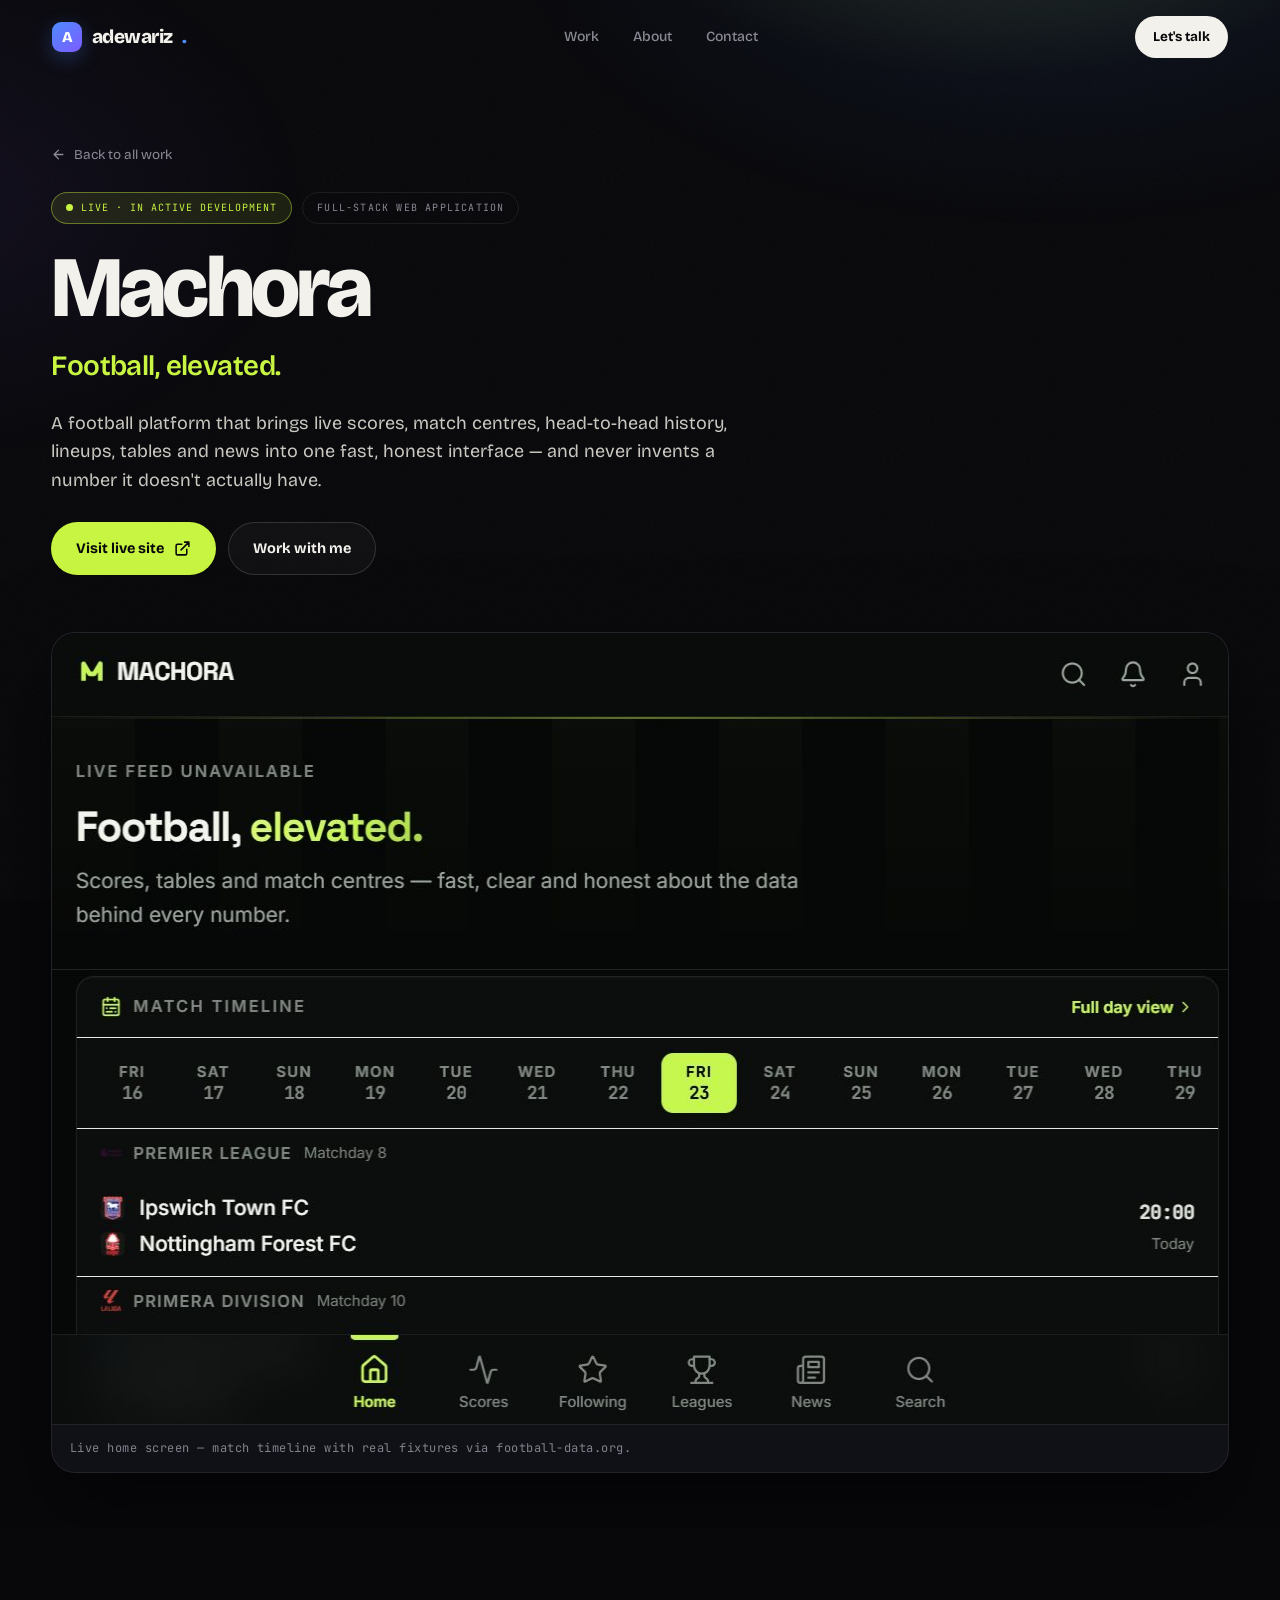
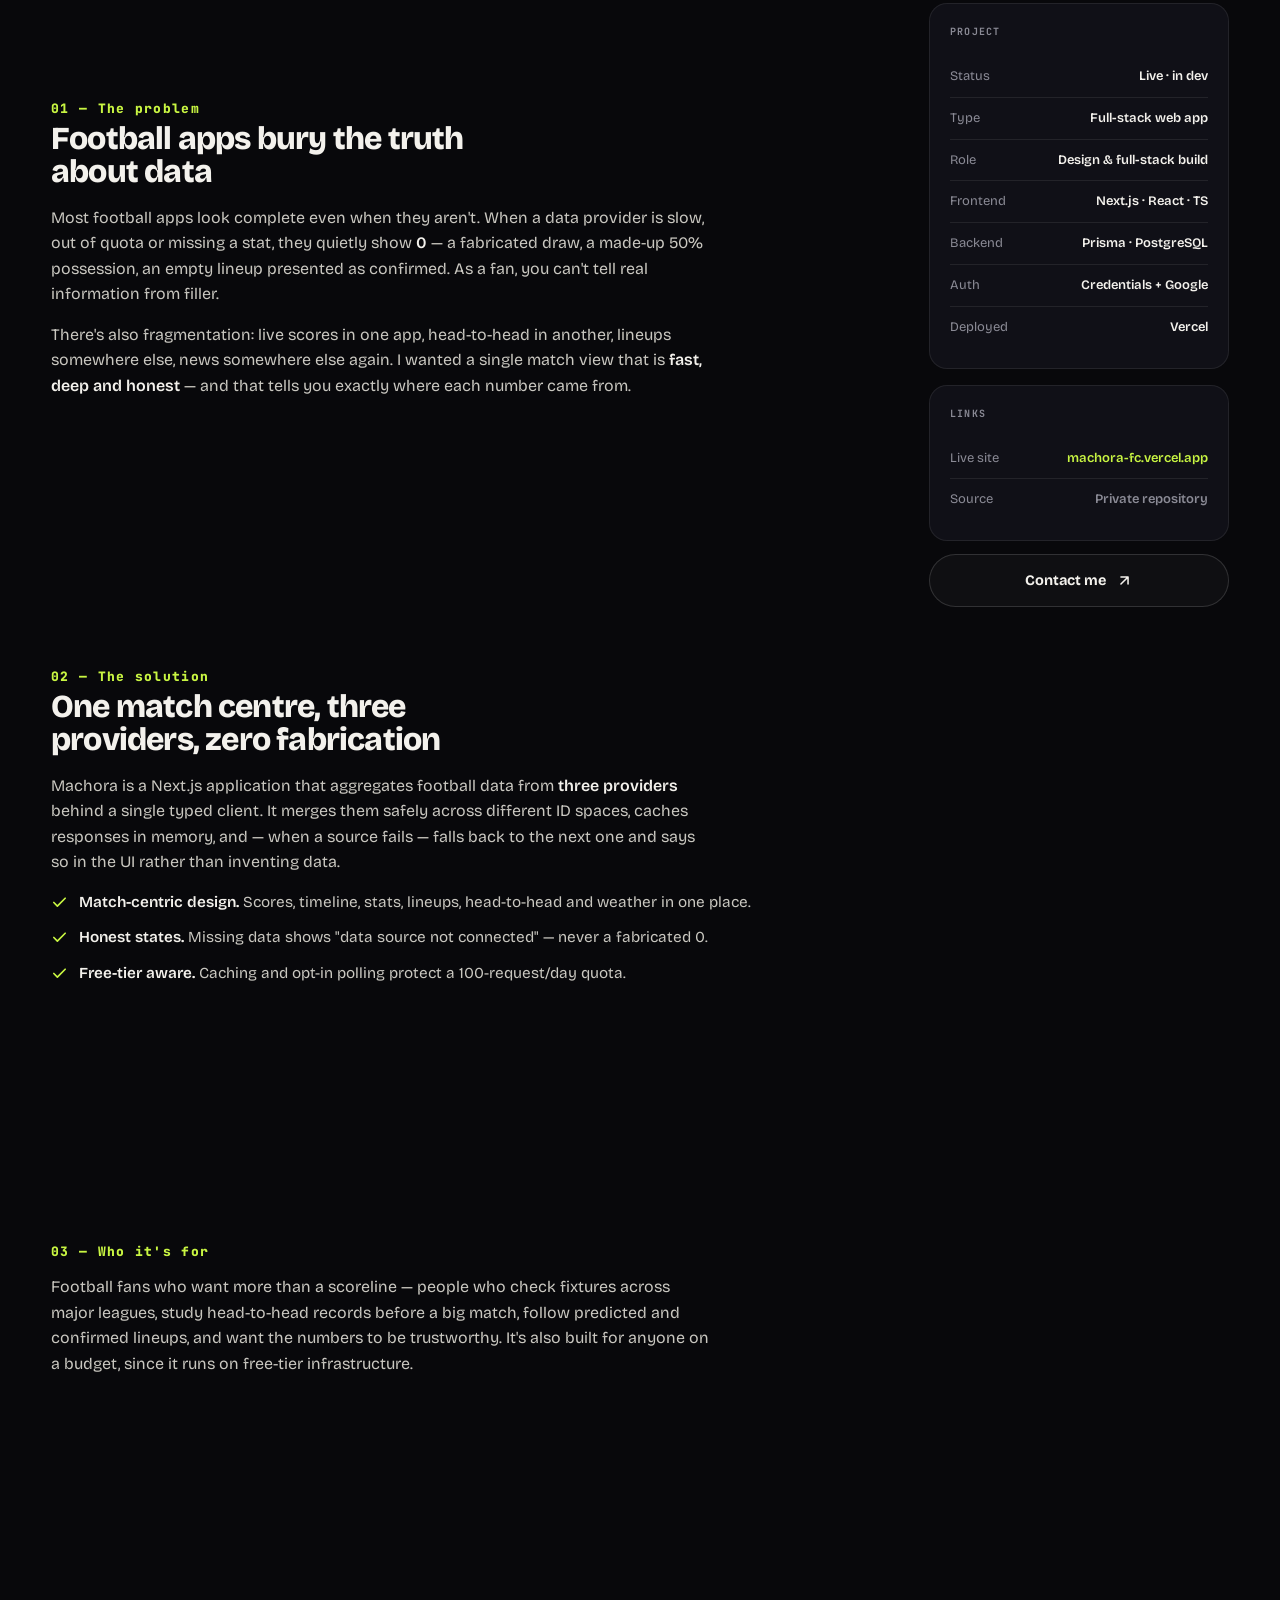
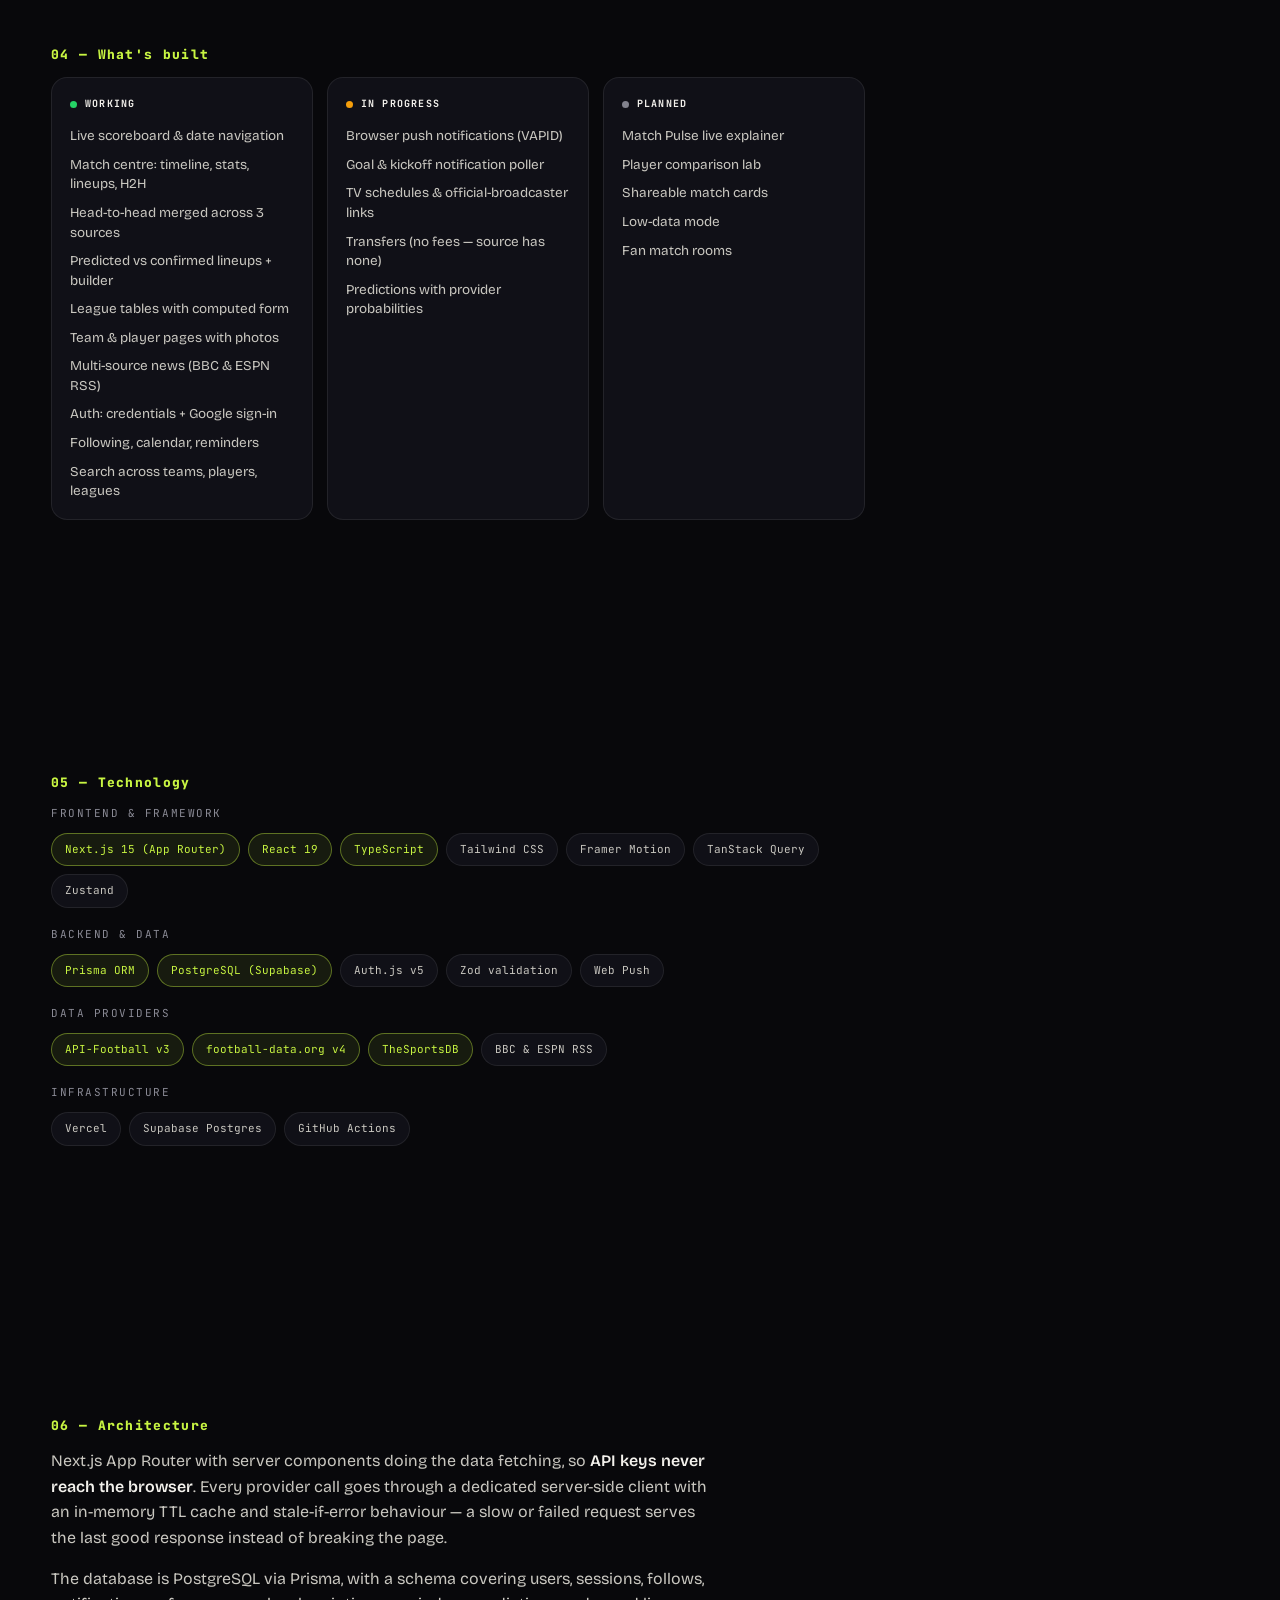
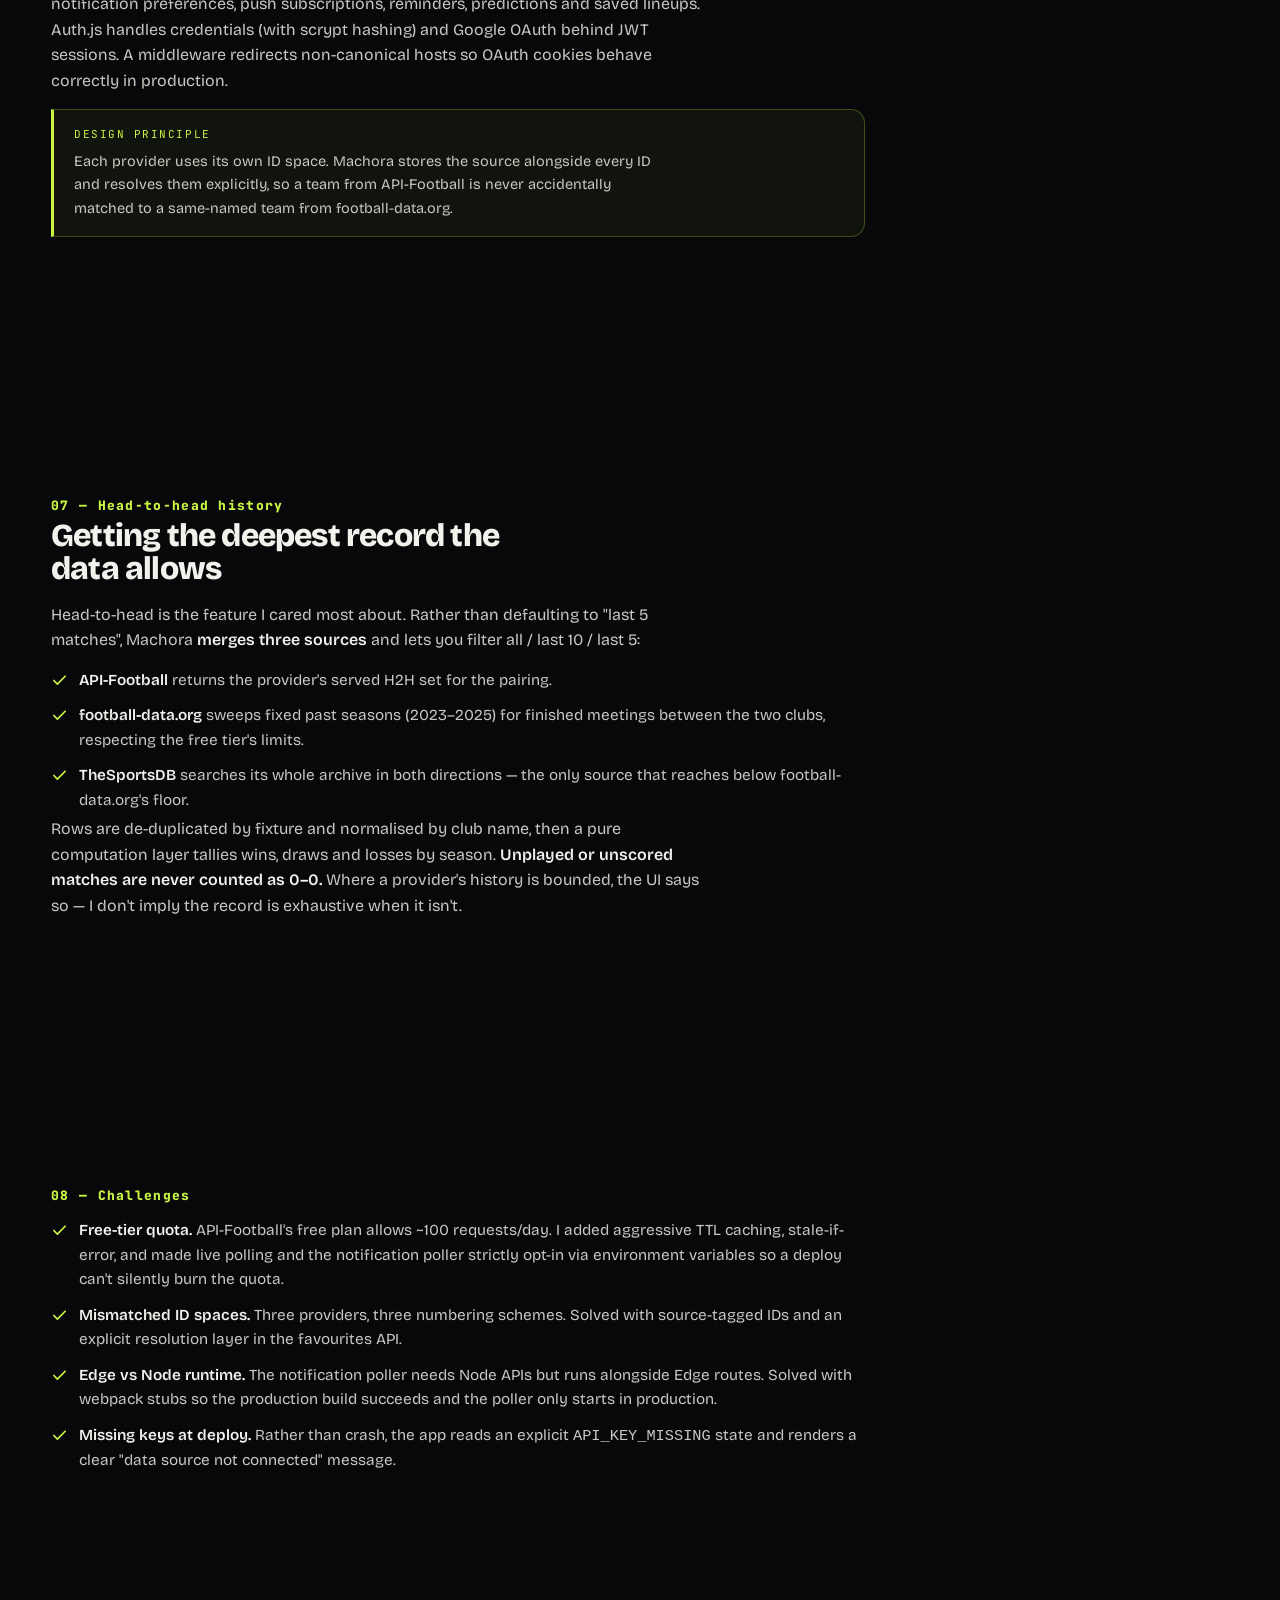
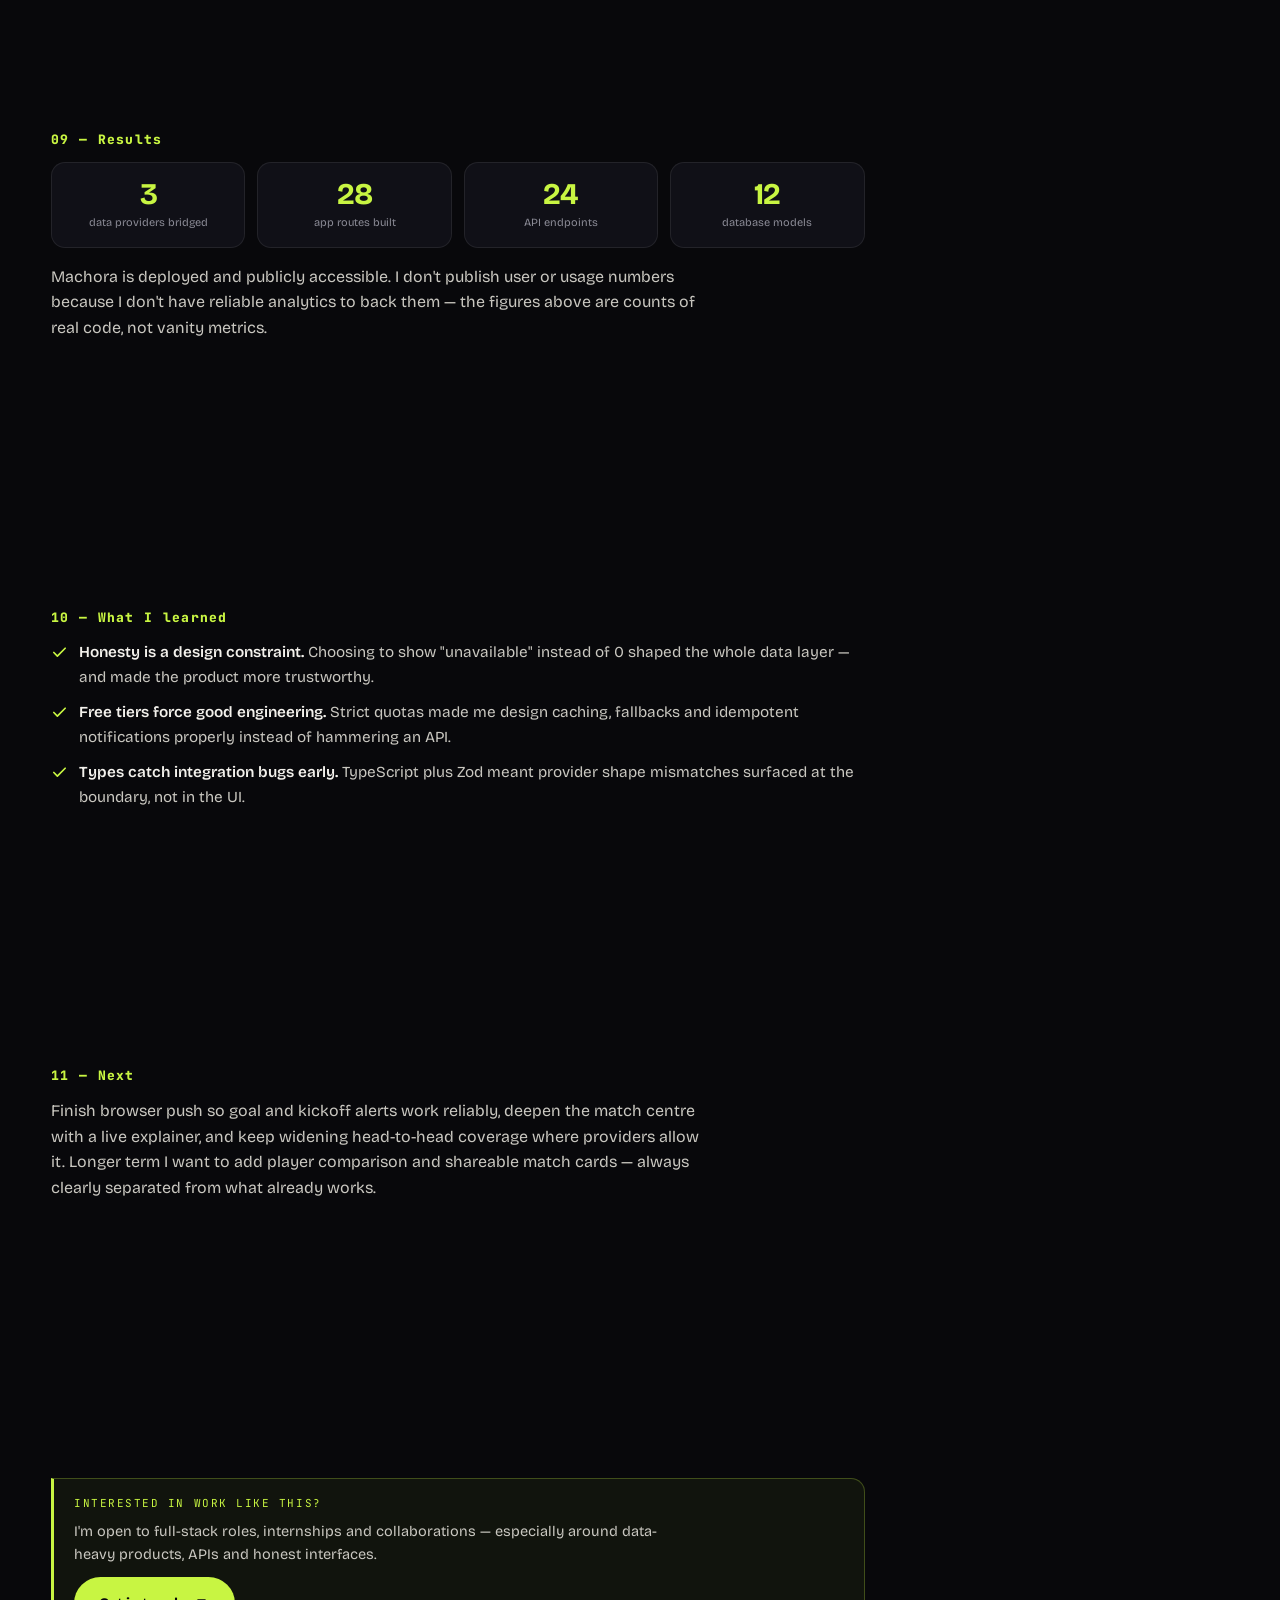
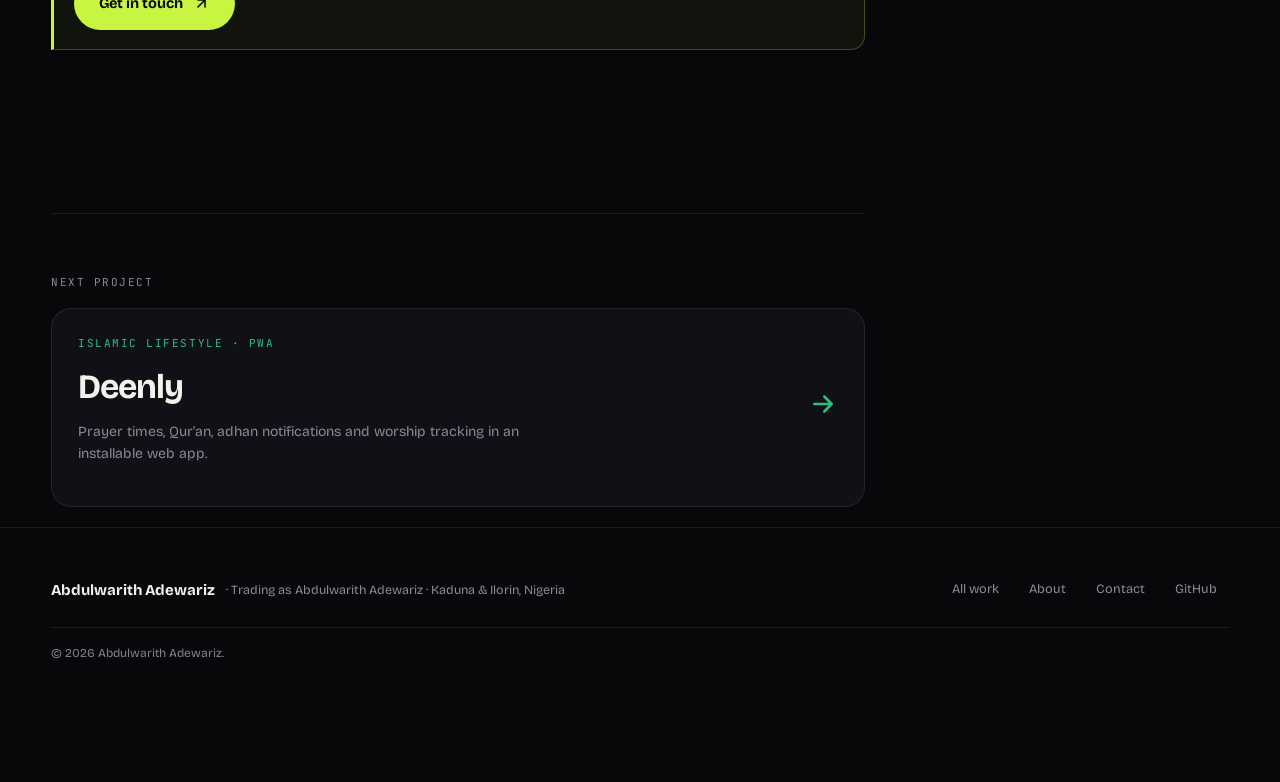
<file: projects/machora.html>
<!DOCTYPE html>
<html lang="en">
<head>
<meta charset="UTF-8">
<meta name="viewport" content="width=device-width, initial-scale=1, viewport-fit=cover">
<title>Machora — Case Study | Abdulwarith Adewariz</title>
<meta name="description" content="Machora is a full-stack football platform — live scores, match centres, head-to-head history, lineups and news — built with Next.js, Prisma and three football data providers. A case study by Abdulwarith Adewariz.">
<meta name="author" content="Abdulwarith Adewariz">
<link rel="canonical" href="https://adewariz.vercel.app/projects/machora.html">
<meta name="robots" content="index, follow">
<meta name="theme-color" content="#08080b">
<meta property="og:type" content="article">
<meta property="og:url" content="https://adewariz.vercel.app/projects/machora.html">
<meta property="og:title" content="Machora — Football, elevated.">
<meta property="og:description" content="A full-stack football platform that stays honest about the data behind every number. Next.js, Prisma, three providers.">
<meta property="og:image" content="https://adewariz.vercel.app/assets/img/og.png">
<meta name="twitter:card" content="summary_large_image">
<meta name="twitter:title" content="Machora — Case Study | Abdulwarith Adewariz">
<meta name="twitter:description" content="Machora is a full-stack football platform — live scores, match centres, head-to-head history, lineups and news — built with Next.js, Prisma and three football data providers. A case study by Abdulwarith Adewariz.">
<meta name="twitter:image" content="https://adewariz.vercel.app/assets/img/og.png">
<meta name="twitter:image:alt" content="Adewariz — portfolio of Abdulwarith Adewariz, software developer">
<meta property="og:site_name" content="Adewariz">
<meta property="og:locale" content="en_US">
<link rel="icon" href="../favicon.svg" type="image/svg+xml">
<link rel="preconnect" href="https://fonts.googleapis.com">
<link rel="preconnect" href="https://fonts.gstatic.com" crossorigin>
<link rel="stylesheet" href="https://fonts.googleapis.com/css2?family=Bricolage+Grotesque:opsz,wght@12..96,400..800&family=JetBrains+Mono:wght@400;500&display=swap">
<link rel="stylesheet" href="../style.css">
<link rel="stylesheet" href="case.css">
<style>:root{--pa:#c8f542}</style>
<script>document.documentElement.classList.add("js");setTimeout(function(){document.documentElement.classList.add("ready")},2600);try{if(sessionStorage.getItem("adz-wipe")==="1"){document.documentElement.classList.add("arriving");sessionStorage.removeItem("adz-wipe");}}catch(e){}</script>
<script type="application/ld+json">
{
  "@context": "https://schema.org",
  "@type": "WebPage",
  "name": "Machora — Case Study | Abdulwarith Adewariz",
  "description": "Machora is a full-stack football platform — live scores, match centres, head-to-head history, lineups and news — built with Next.js, Prisma and three football data providers. A case study by Abdulwarith Adewariz.",
  "url": "https://adewariz.vercel.app/projects/machora.html",
  "inLanguage": "en",
  "isPartOf": { "@id": "https://adewariz.vercel.app/#website" },
  "author": { "@id": "https://adewariz.vercel.app/#person" }
}
</script>
</head>
<body style="--pa:#c8f542">
<a class="skip" href="#cs-main">Skip to content</a>
<div id="wipe" aria-hidden="true"><span></span><span></span><span></span><b class="wm">adewariz<i>.</i></b></div><div id="spot" aria-hidden="true"></div><div id="pre" aria-hidden="true"><div class="p-in"><div class="p-name">machora<i>.</i></div><div class="p-bar"><b></b></div></div></div>
<div id="bar" aria-hidden="true"></div>

<header id="hd">
  <a class="logo" href="../index.html" aria-label="Adewariz — home"><span class="lmk" aria-hidden="true">A</span> adewariz<i>.</i></a>
  <nav class="top" aria-label="Primary">
    <a href="../index.html#work">Work</a>
    <a href="../index.html#about">About</a>
    <a href="../index.html#contact">Contact</a>
  </nav>
  <div style="display:flex;gap:10px;align-items:center">
    <a class="hire" href="../index.html#contact">Let's talk</a>
    <button class="burger" id="burger" aria-label="Open menu" aria-expanded="false" aria-controls="drawer"><span></span></button>
  </div>
</header>
<nav class="drawer" id="drawer" aria-label="Mobile">
  <a href="../index.html#work">All work</a>
  <a href="../index.html#about">About</a>
  <a href="../index.html#skills">Skills</a>
  <a href="../index.html#contact">Contact</a>
</nav>

<main id="cs-main">
<!-- HERO -->
<section class="cs-hero">
  <div class="wrap">
    <a class="cs-back" href="../index.html#work"><svg viewBox="0 0 24 24" fill="none" stroke="currentColor" stroke-width="2.2" stroke-linecap="round" stroke-linejoin="round" aria-hidden="true"><path d="M19 12H5M12 19l-7-7 7-7"/></svg> Back to all work</a>
    <div class="cs-tags">
      <span class="cs-status"><i></i> Live · in active development</span>
      <span class="cs-cat">Full-stack web application</span>
    </div>
    <h1>Machora</h1>
    <p class="cs-tag">Football, elevated.</p>
    <p class="cs-desc">A football platform that brings live scores, match centres, head-to-head history, lineups, tables and news into one fast, honest interface — and never invents a number it doesn't actually have.</p>
    <div class="cs-actions">
      <a class="btn btn-p" href="https://machora-fc.vercel.app" target="_blank" rel="noopener noreferrer">Visit live site
        <svg viewBox="0 0 24 24" fill="none" stroke="currentColor" stroke-width="2.2" stroke-linecap="round" stroke-linejoin="round" aria-hidden="true"><path d="M18 13v6a2 2 0 0 1-2 2H5a2 2 0 0 1-2-2V8a2 2 0 0 1 2-2h6"/><path d="M15 3h6v6M10 14 21 3"/></svg>
      </a>
      <a class="btn btn-g" href="#contact-cta">Work with me</a>
    </div>

    <div class="cs-cover rv">
      <img src="../assets/img/machora-home.jpg" alt="Machora home screen showing a match timeline with upcoming Premier League and Primera Division fixtures" width="1185" height="791" loading="lazy">
      <p class="cover-alt">Live home screen — match timeline with real fixtures via football-data.org.</p>
    </div>
  </div>
</section>

<!-- BODY -->
<div class="wrap cs-body">
  <div class="cs-main">

    <section class="rv">
      <h2><span class="n">01 — The problem</span>Football apps bury the truth about data</h2>
      <p>Most football apps look complete even when they aren't. When a data provider is slow, out of quota or missing a stat, they quietly show <b>0</b> — a fabricated draw, a made-up 50% possession, an empty lineup presented as confirmed. As a fan, you can't tell real information from filler.</p>
      <p>There's also fragmentation: live scores in one app, head-to-head in another, lineups somewhere else, news somewhere else again. I wanted a single match view that is <b>fast, deep and honest</b> — and that tells you exactly where each number came from.</p>
    </section>

    <section class="rv">
      <h2><span class="n">02 — The solution</span>One match centre, three providers, zero fabrication</h2>
      <p>Machora is a Next.js application that aggregates football data from <b>three providers</b> behind a single typed client. It merges them safely across different ID spaces, caches responses in memory, and — when a source fails — falls back to the next one and says so in the UI rather than inventing data.</p>
      <ul class="ticks">
        <li><svg viewBox="0 0 24 24" fill="none" stroke="currentColor" stroke-width="2.4" stroke-linecap="round" stroke-linejoin="round" aria-hidden="true"><path d="M20 6 9 17l-5-5"/></svg><span><b>Match-centric design.</b> Scores, timeline, stats, lineups, head-to-head and weather in one place.</span></li>
        <li><svg viewBox="0 0 24 24" fill="none" stroke="currentColor" stroke-width="2.4" stroke-linecap="round" stroke-linejoin="round" aria-hidden="true"><path d="M20 6 9 17l-5-5"/></svg><span><b>Honest states.</b> Missing data shows "data source not connected" — never a fabricated 0.</span></li>
        <li><svg viewBox="0 0 24 24" fill="none" stroke="currentColor" stroke-width="2.4" stroke-linecap="round" stroke-linejoin="round" aria-hidden="true"><path d="M20 6 9 17l-5-5"/></svg><span><b>Free-tier aware.</b> Caching and opt-in polling protect a 100-request/day quota.</span></li>
      </ul>
    </section>

    <section class="rv">
      <h2><span class="n">03 — Who it's for</span></h2>
      <p>Football fans who want more than a scoreline — people who check fixtures across major leagues, study head-to-head records before a big match, follow predicted and confirmed lineups, and want the numbers to be trustworthy. It's also built for anyone on a budget, since it runs on free-tier infrastructure.</p>
    </section>

    <section class="rv">
      <h2><span class="n">04 — What's built</span></h2>
      <div class="feat-cols">
        <div class="feat-col working">
          <h4><i></i>Working</h4>
          <ul>
            <li>Live scoreboard &amp; date navigation</li>
            <li>Match centre: timeline, stats, lineups, H2H</li>
            <li>Head-to-head merged across 3 sources</li>
            <li>Predicted vs confirmed lineups + builder</li>
            <li>League tables with computed form</li>
            <li>Team &amp; player pages with photos</li>
            <li>Multi-source news (BBC &amp; ESPN RSS)</li>
            <li>Auth: credentials + Google sign-in</li>
            <li>Following, calendar, reminders</li>
            <li>Search across teams, players, leagues</li>
          </ul>
        </div>
        <div class="feat-col partial">
          <h4><i></i>In progress</h4>
          <ul>
            <li>Browser push notifications (VAPID)</li>
            <li>Goal &amp; kickoff notification poller</li>
            <li>TV schedules &amp; official-broadcaster links</li>
            <li>Transfers (no fees — source has none)</li>
            <li>Predictions with provider probabilities</li>
          </ul>
        </div>
        <div class="feat-col planned">
          <h4><i></i>Planned</h4>
          <ul>
            <li>Match Pulse live explainer</li>
            <li>Player comparison lab</li>
            <li>Shareable match cards</li>
            <li>Low-data mode</li>
            <li>Fan match rooms</li>
          </ul>
        </div>
      </div>
    </section>

    <section class="rv">
      <h2><span class="n">05 — Technology</span></h2>
      <div class="stack-group"><span class="mono">Frontend &amp; framework</span>
        <div class="chips"><span class="chip-t hi">Next.js 15 (App Router)</span><span class="chip-t hi">React 19</span><span class="chip-t hi">TypeScript</span><span class="chip-t">Tailwind CSS</span><span class="chip-t">Framer Motion</span><span class="chip-t">TanStack Query</span><span class="chip-t">Zustand</span></div>
      </div>
      <div class="stack-group"><span class="mono">Backend &amp; data</span>
        <div class="chips"><span class="chip-t hi">Prisma ORM</span><span class="chip-t hi">PostgreSQL (Supabase)</span><span class="chip-t">Auth.js v5</span><span class="chip-t">Zod validation</span><span class="chip-t">Web Push</span></div>
      </div>
      <div class="stack-group"><span class="mono">Data providers</span>
        <div class="chips"><span class="chip-t hi">API-Football v3</span><span class="chip-t hi">football-data.org v4</span><span class="chip-t hi">TheSportsDB</span><span class="chip-t">BBC &amp; ESPN RSS</span></div>
      </div>
      <div class="stack-group"><span class="mono">Infrastructure</span>
        <div class="chips"><span class="chip-t">Vercel</span><span class="chip-t">Supabase Postgres</span><span class="chip-t">GitHub Actions</span></div>
      </div>
    </section>

    <section class="rv">
      <h2><span class="n">06 — Architecture</span></h2>
      <p>Next.js App Router with server components doing the data fetching, so <b>API keys never reach the browser</b>. Every provider call goes through a dedicated server-side client with an in-memory TTL cache and stale-if-error behaviour — a slow or failed request serves the last good response instead of breaking the page.</p>
      <p>The database is PostgreSQL via Prisma, with a schema covering users, sessions, follows, notification preferences, push subscriptions, reminders, predictions and saved lineups. Auth.js handles credentials (with scrypt hashing) and Google OAuth behind JWT sessions. A middleware redirects non-canonical hosts so OAuth cookies behave correctly in production.</p>
      <div class="callout">
        <span class="mono">Design principle</span>
        <p>Each provider uses its own ID space. Machora stores the source alongside every ID and resolves them explicitly, so a team from API-Football is never accidentally matched to a same-named team from football-data.org.</p>
      </div>
    </section>

    <section class="rv">
      <h2><span class="n">07 — Head-to-head history</span>Getting the deepest record the data allows</h2>
      <p>Head-to-head is the feature I cared most about. Rather than defaulting to "last 5 matches", Machora <b>merges three sources</b> and lets you filter all / last 10 / last 5:</p>
      <ul class="ticks">
        <li><svg viewBox="0 0 24 24" fill="none" stroke="currentColor" stroke-width="2.4" stroke-linecap="round" stroke-linejoin="round" aria-hidden="true"><path d="M20 6 9 17l-5-5"/></svg><span><b>API-Football</b> returns the provider's served H2H set for the pairing.</span></li>
        <li><svg viewBox="0 0 24 24" fill="none" stroke="currentColor" stroke-width="2.4" stroke-linecap="round" stroke-linejoin="round" aria-hidden="true"><path d="M20 6 9 17l-5-5"/></svg><span><b>football-data.org</b> sweeps fixed past seasons (2023–2025) for finished meetings between the two clubs, respecting the free tier's limits.</span></li>
        <li><svg viewBox="0 0 24 24" fill="none" stroke="currentColor" stroke-width="2.4" stroke-linecap="round" stroke-linejoin="round" aria-hidden="true"><path d="M20 6 9 17l-5-5"/></svg><span><b>TheSportsDB</b> searches its whole archive in both directions — the only source that reaches below football-data.org's floor.</span></li>
      </ul>
      <p>Rows are de-duplicated by fixture and normalised by club name, then a pure computation layer tallies wins, draws and losses by season. <b>Unplayed or unscored matches are never counted as 0–0.</b> Where a provider's history is bounded, the UI says so — I don't imply the record is exhaustive when it isn't.</p>
    </section>

    <section class="rv">
      <h2><span class="n">08 — Challenges</span></h2>
      <ul class="ticks">
        <li><svg viewBox="0 0 24 24" fill="none" stroke="currentColor" stroke-width="2.4" stroke-linecap="round" stroke-linejoin="round" aria-hidden="true"><path d="M20 6 9 17l-5-5"/></svg><span><b>Free-tier quota.</b> API-Football's free plan allows ~100 requests/day. I added aggressive TTL caching, stale-if-error, and made live polling and the notification poller strictly opt-in via environment variables so a deploy can't silently burn the quota.</span></li>
        <li><svg viewBox="0 0 24 24" fill="none" stroke="currentColor" stroke-width="2.4" stroke-linecap="round" stroke-linejoin="round" aria-hidden="true"><path d="M20 6 9 17l-5-5"/></svg><span><b>Mismatched ID spaces.</b> Three providers, three numbering schemes. Solved with source-tagged IDs and an explicit resolution layer in the favourites API.</span></li>
        <li><svg viewBox="0 0 24 24" fill="none" stroke="currentColor" stroke-width="2.4" stroke-linecap="round" stroke-linejoin="round" aria-hidden="true"><path d="M20 6 9 17l-5-5"/></svg><span><b>Edge vs Node runtime.</b> The notification poller needs Node APIs but runs alongside Edge routes. Solved with webpack stubs so the production build succeeds and the poller only starts in production.</span></li>
        <li><svg viewBox="0 0 24 24" fill="none" stroke="currentColor" stroke-width="2.4" stroke-linecap="round" stroke-linejoin="round" aria-hidden="true"><path d="M20 6 9 17l-5-5"/></svg><span><b>Missing keys at deploy.</b> Rather than crash, the app reads an explicit <code>API_KEY_MISSING</code> state and renders a clear "data source not connected" message.</span></li>
      </ul>
    </section>

    <section class="rv">
      <h2><span class="n">09 — Results</span></h2>
      <div class="cs-stats">
        <div class="cs-stat"><b>3</b><span>data providers bridged</span></div>
        <div class="cs-stat"><b>28</b><span>app routes built</span></div>
        <div class="cs-stat"><b>24</b><span>API endpoints</span></div>
        <div class="cs-stat"><b>12</b><span>database models</span></div>
      </div>
      <p style="margin-top:16px">Machora is deployed and publicly accessible. I don't publish user or usage numbers because I don't have reliable analytics to back them — the figures above are counts of real code, not vanity metrics.</p>
    </section>

    <section class="rv">
      <h2><span class="n">10 — What I learned</span></h2>
      <ul class="ticks">
        <li><svg viewBox="0 0 24 24" fill="none" stroke="currentColor" stroke-width="2.4" stroke-linecap="round" stroke-linejoin="round" aria-hidden="true"><path d="M20 6 9 17l-5-5"/></svg><span><b>Honesty is a design constraint.</b> Choosing to show "unavailable" instead of 0 shaped the whole data layer — and made the product more trustworthy.</span></li>
        <li><svg viewBox="0 0 24 24" fill="none" stroke="currentColor" stroke-width="2.4" stroke-linecap="round" stroke-linejoin="round" aria-hidden="true"><path d="M20 6 9 17l-5-5"/></svg><span><b>Free tiers force good engineering.</b> Strict quotas made me design caching, fallbacks and idempotent notifications properly instead of hammering an API.</span></li>
        <li><svg viewBox="0 0 24 24" fill="none" stroke="currentColor" stroke-width="2.4" stroke-linecap="round" stroke-linejoin="round" aria-hidden="true"><path d="M20 6 9 17l-5-5"/></svg><span><b>Types catch integration bugs early.</b> TypeScript plus Zod meant provider shape mismatches surfaced at the boundary, not in the UI.</span></li>
      </ul>
    </section>

    <section class="rv">
      <h2><span class="n">11 — Next</span></h2>
      <p>Finish browser push so goal and kickoff alerts work reliably, deepen the match centre with a live explainer, and keep widening head-to-head coverage where providers allow it. Longer term I want to add player comparison and shareable match cards — always clearly separated from what already works.</p>
    </section>

    <section class="rv" id="contact-cta">
      <div class="callout">
        <span class="mono">Interested in work like this?</span>
        <p style="margin-bottom:14px">I'm open to full-stack roles, internships and collaborations — especially around data-heavy products, APIs and honest interfaces.</p>
        <a class="btn btn-p" href="../index.html#contact" style="background:var(--pa);color:#08080b">Get in touch
          <svg viewBox="0 0 24 24" fill="none" stroke="currentColor" stroke-width="2.2" stroke-linecap="round" stroke-linejoin="round" aria-hidden="true"><path d="M7 17 17 7M7 7h10v10"/></svg>
        </a>
      </div>
    </section>

    <!-- NEXT -->
    <div class="next-proj rv">
      <span class="mono">Next project</span>
      <a href="deenly.html" style="--npa:#2fbd84">
        <span class="np-l"><span class="mono">Islamic lifestyle · PWA</span><h3>Deenly</h3><p>Prayer times, Qur'an, adhan notifications and worship tracking in an installable web app.</p></span>
        <span class="np-r"><svg viewBox="0 0 24 24" fill="none" stroke="currentColor" stroke-width="2" stroke-linecap="round" stroke-linejoin="round" aria-hidden="true"><path d="M5 12h14M13 6l6 6-6 6"/></svg></span>
      </a>
    </div>
  </div>

  <!-- SIDEBAR -->
  <aside class="cs-side rv">
    <div class="mini">
      <h3>Project</h3>
      <div class="fact"><span>Status</span><b>Live · in dev</b></div>
      <div class="fact"><span>Type</span><b>Full-stack web app</b></div>
      <div class="fact"><span>Role</span><b>Design &amp; full-stack build</b></div>
      <div class="fact"><span>Frontend</span><b>Next.js · React · TS</b></div>
      <div class="fact"><span>Backend</span><b>Prisma · PostgreSQL</b></div>
      <div class="fact"><span>Auth</span><b>Credentials + Google</b></div>
      <div class="fact"><span>Deployed</span><b>Vercel</b></div>
    </div>
    <div class="mini">
      <h3>Links</h3>
      <div class="fact"><span>Live site</span><b><a href="https://machora-fc.vercel.app" target="_blank" rel="noopener noreferrer">machora-fc.vercel.app</a></b></div>
      <div class="fact"><span>Source</span><b style="color:var(--mut)">Private repository</b></div>
    </div>
    <a class="btn btn-g" href="../index.html#contact">Contact me
      <svg viewBox="0 0 24 24" fill="none" stroke="currentColor" stroke-width="2.2" stroke-linecap="round" stroke-linejoin="round" aria-hidden="true"><path d="M7 17 17 7M7 7h10v10"/></svg>
    </a>
  </aside>
</div>

<footer>
  <div class="wrap foot">
    <div class="fl"><b>Abdulwarith Adewariz</b><span> · Trading as Abdulwarith Adewariz · Kaduna &amp; Ilorin, Nigeria</span></div>
    <nav aria-label="Footer">
      <a href="../index.html#work">All work</a>
      <a href="../index.html#about">About</a>
      <a href="../index.html#contact">Contact</a>
      <a href="https://github.com/abdulwarithadewariz-ux" target="_blank" rel="noopener noreferrer">GitHub</a>
    </nav>
    <div class="fc"><span>© <span id="yr">2026</span> Abdulwarith Adewariz.</span></div>
  </div>
</footer>

<script src="case.js"></script>
</body>
</html>
</file>
<file: style.css>
/* =========================================================================
   Adewariz — portfolio design system
   Dark-first, premium, distinctive. Single stylesheet for the whole site.
   ========================================================================= */

/* ---- tokens ---- */
:root{
  --bg:#08080b;
  --bg-2:#0d0d12;
  --card:#101017;
  --card-2:#14141d;
  --ink:#f3f1ec;
  --ink-2:#c9c7c0;
  --mut:#8a8a95;
  --dim:#82828d;
  --a:#4d8bff;
  --a-2:#8fb4ff;
  --a-glow:rgba(77,139,255,.28);
  --wa:#25d366;
  --line:rgba(255,255,255,.08);
  --line-2:rgba(255,255,255,.14);
  --f:"Bricolage Grotesque",system-ui,sans-serif;
  --m:"JetBrains Mono",ui-monospace,monospace;
  --ease:cubic-bezier(.22,.61,.36,1);
  --ease-out:cubic-bezier(.16,1,.3,1);
  --ease-in-out:cubic-bezier(.76,0,.24,1);
  --ease-spring:cubic-bezier(.34,1.56,.64,1);
  --r:18px;
  --maxw:1180px;
  --stg:.06s; /* base stagger step for grid reveals */
}

*,*::before,*::after{margin:0;padding:0;box-sizing:border-box;-webkit-tap-highlight-color:transparent}
html{scroll-behavior:smooth;-webkit-text-size-adjust:100%}
body{
  background:var(--bg);color:var(--ink);font-family:var(--f);
  line-height:1.6;overflow-x:hidden;
  -webkit-font-smoothing:antialiased;text-rendering:optimizeLegibility;
}
body.lock{overflow:hidden}
img{max-width:100%;display:block}
a{color:inherit;text-decoration:none}
button,input,textarea,select{font:inherit;color:inherit}
:focus-visible{outline:2px solid var(--a);outline-offset:3px;border-radius:6px}
::selection{background:var(--a);color:#fff}

.mono{font-family:var(--m);font-size:11px;letter-spacing:.14em;text-transform:uppercase}
.skip{position:absolute;left:-9999px;top:0;background:var(--a);color:#fff;padding:12px 18px;z-index:9999;border-radius:0 0 10px 0}
.skip:focus{left:0}

/* subtle page grain + aurora */
body::before{
  content:"";position:fixed;inset:0;z-index:-3;pointer-events:none;
  background:
    radial-gradient(900px 500px at 82% -8%, rgba(77,139,255,.10), transparent 60%),
    radial-gradient(700px 480px at -6% 22%, rgba(140,90,255,.08), transparent 55%),
    radial-gradient(800px 600px at 50% 120%, rgba(77,139,255,.06), transparent 60%);
}
body::after{
  content:"";position:fixed;inset:0;z-index:-2;pointer-events:none;opacity:.035;
  background-image:url("data:image/svg+xml,%3Csvg xmlns='http://www.w3.org/2000/svg' width='140' height='140'%3E%3Cfilter id='n'%3E%3CfeTurbulence type='fractalNoise' baseFrequency='.85' numOctaves='3'/%3E%3C/filter%3E%3Crect width='100%25' height='100%25' filter='url(%23n)'/%3E%3C/svg%3E");
}

.wrap{width:min(var(--maxw),92%);margin-inline:auto}

/* ---- scroll progress ---- */
#bar{position:fixed;top:0;left:0;height:2px;width:0;
  background:linear-gradient(90deg,var(--a),var(--a-2));z-index:900;transition:width .1s linear}

/* ---- preloader (entry curtain) — monogram in, wordmark unfolds out of it ---- */
#pre{position:fixed;inset:0;display:grid;place-items:center;z-index:9999;overflow:hidden;
  animation:preFail .01s linear 3.6s forwards}
@keyframes preFail{to{opacity:0;visibility:hidden;pointer-events:none}}
html:not(.js) #pre{display:none}
#pre .p-cols{position:absolute;inset:0;display:grid;grid-template-columns:repeat(3,1fr)}
#pre .p-cols span{background:linear-gradient(180deg,#0a0a11,#131320);
  transition:transform .66s var(--ease-in-out)}
#pre .p-cols span:nth-child(2){transition-delay:.07s}
#pre .p-cols span:nth-child(3){transition-delay:.14s}
#pre::after{content:"";position:absolute;inset:0;pointer-events:none;opacity:.6;
  background:radial-gradient(700px 340px at 50% 42%,rgba(77,139,255,.16),transparent 66%)}
#pre.gone .p-cols span{transform:translateY(-101%)}
#pre.gone{visibility:hidden;transition:visibility 0s 1s}

/* the wordmark itself */
#pre .p-stage{position:absolute;inset:0;display:grid;place-items:center;
  transition:opacity .38s var(--ease),transform .55s var(--ease);will-change:transform,opacity}
#pre.gone .p-stage{opacity:0;transform:translateY(-20px) scale(.94)}
#pre .p-in{text-align:center}
#pre .p-word{position:relative;display:inline-flex;align-items:baseline;
  font-weight:800;font-size:clamp(40px,11.5vw,88px);letter-spacing:-.045em;color:var(--ink);
  filter:drop-shadow(0 24px 46px rgba(0,0,0,.5))}
#pre .p-a{position:relative;display:inline-block;line-height:1}
#pre .p-ring{position:absolute;left:50%;top:50%;width:1.5em;height:1.5em;margin:-.75em 0 0 -.75em;
  border-radius:50%;border:1px solid rgba(255,255,255,.2);opacity:0}
#pre .p-rest{display:inline-flex;line-height:1}
#pre .p-rest b{display:inline-block;font-weight:800}
#pre .p-dot{color:var(--a)}
#pre .p-sub{margin-top:18px;font-family:var(--m);font-size:10.5px;letter-spacing:.3em;
  text-transform:uppercase;color:var(--dim);opacity:0}
#pre .p-sub i{font-style:normal;color:var(--a);padding:0 2px}
#pre .p-bar{width:min(300px,62vw);height:2px;background:var(--line);margin:24px auto 0;
  overflow:hidden;border-radius:2px}
#pre .p-bar b{display:block;height:100%;width:100%;transform-origin:left;transform:scaleX(0);
  background:linear-gradient(90deg,var(--a),var(--a-2))}
#pre .p-pct{position:absolute;right:clamp(16px,5vw,52px);bottom:clamp(14px,4vw,44px);
  font-family:var(--m);font-weight:600;font-size:clamp(30px,6.4vw,52px);letter-spacing:-.02em;
  color:var(--mut);opacity:0;line-height:1}
#pre .p-pct em{font-size:.38em;font-style:normal;opacity:.55;vertical-align:super;margin-left:2px}
#pre .p-sheen{position:absolute;inset:-30% -40%;pointer-events:none;opacity:0;mix-blend-mode:soft-light;
  background:linear-gradient(105deg,transparent 42%,rgba(255,255,255,.65) 50%,transparent 58%)}

/* --- choreography (JS adds .run the moment it boots) --- */
html.js #pre .p-a{opacity:0;transform:scale(.5) rotate(-12deg);filter:blur(12px)}
html.js #pre .p-rest{clip-path:inset(0 100% -30% 0)}
html.js #pre .p-rest b{opacity:0;transform:translateX(-.42em) rotate(-6deg)}
html.js #pre .p-bar b{transform:scaleX(0)}
html.js #pre.run .p-a{animation:markIn .85s var(--ease-out) .12s forwards}
html.js #pre.run .p-ring{animation:sonar 1.5s var(--ease-out) .3s 2}
html.js #pre.run .p-rest{animation:unfold .95s var(--ease-out) .6s forwards}
html.js #pre.run .p-rest b{animation:letterOut .6s var(--ease-out) forwards;
  animation-delay:calc(var(--i)*.045s + .62s)}
html.js #pre.run .p-rest .p-dot{animation:dotPop .55s var(--ease-spring) 1.2s both}
html.js #pre.run .p-sheen{animation:sheenGo 1.1s var(--ease) 1.15s both}
html.js #pre.run .p-sub{animation:preUp .8s var(--ease) 1s forwards}
html.js #pre.run .p-pct{animation:preUp .8s var(--ease) .45s forwards}
html.js #pre.run .p-bar b{animation:barGrow 1.9s cubic-bezier(.7,0,.2,1) .25s forwards}
@keyframes markIn{60%{filter:blur(0)}to{opacity:1;transform:none;filter:blur(0)}}
@keyframes sonar{0%{opacity:.85;transform:scale(.6)}100%{opacity:0;transform:scale(1.5)}}
@keyframes unfold{to{clip-path:inset(0 -8% -30% 0)}}
@keyframes letterOut{to{opacity:1;transform:none}}
@keyframes dotPop{0%{opacity:0;transform:scale(0)}62%{opacity:1;transform:scale(1.28)}100%{opacity:1;transform:scale(1)}}
@keyframes sheenGo{0%{opacity:0;transform:translateX(-72%)}28%{opacity:1}100%{opacity:0;transform:translateX(72%)}}
@keyframes preUp{from{opacity:0;transform:translateY(12px)}to{opacity:1;transform:none}}
@keyframes barGrow{to{transform:scaleX(1)}}
/* repeat visit — the same choreography, compressed */
#pre.quick .p-a,#pre.quick .p-rest,#pre.quick .p-rest b,#pre.quick .p-sheen,
#pre.quick .p-sub,#pre.quick .p-pct,#pre.quick .p-bar b,#pre.quick .p-ring{animation-duration:.3s!important;animation-delay:.05s!important}

/* ---- page-to-page wipe ---- */
#wipe{position:fixed;inset:0;z-index:960;pointer-events:none;display:grid;grid-template-columns:repeat(3,1fr)}
#wipe span{background:linear-gradient(180deg,#0b0b12,#14141e);
  transform:translateY(-101%);transition:transform .55s var(--ease-in-out)}
#wipe span:nth-child(2){transition-delay:.06s}
#wipe span:nth-child(3){transition-delay:.12s}
body.leaving #wipe span{transform:translateY(0)}
html.arriving #wipe span{transform:translateY(0);transition:none}
html.arriving.ready #wipe span{transform:translateY(101%)}
html.arriving.ready #wipe span:nth-child(1){transition-delay:.05s}
html.arriving.ready #wipe span:nth-child(2){transition-delay:.13s}
html.arriving.ready #wipe span:nth-child(3){transition-delay:.21s}
/* monogram stamped on the curtain while it travels */
#wipe .wm{position:absolute;inset:0;display:grid;place-items:center;opacity:0;transform:scale(.9);
  font-weight:800;font-size:clamp(24px,5vw,46px);letter-spacing:-.045em;color:var(--ink);
  transition:opacity .3s var(--ease),transform .5s var(--ease)}
#wipe .wm i{color:var(--a);font-style:normal}
body.leaving #wipe .wm,html.arriving #wipe .wm{opacity:1;transform:none;transition-delay:.22s}
html.arriving.ready #wipe .wm{opacity:0;transform:scale(1.08);transition-delay:0s}

/* ---- cursor spotlight (desktop) ---- */
#spot{position:fixed;top:0;left:0;width:520px;height:520px;margin:-260px 0 0 -260px;z-index:-1;
  pointer-events:none;opacity:0;transition:opacity .5s var(--ease);
  background:radial-gradient(circle,rgba(77,139,255,.13),rgba(125,92,255,.05) 42%,transparent 68%);
  will-change:transform}
@media(pointer:fine){html.js #spot.on{opacity:1}}

/* ---- custom scrollbar ---- */
::-webkit-scrollbar{width:11px}
::-webkit-scrollbar-track{background:#0a0a0e}
::-webkit-scrollbar-thumb{background:#22222e;border:3px solid #0a0a0e;border-radius:20px}
::-webkit-scrollbar-thumb:hover{background:var(--a)}
html{scrollbar-color:#22222e #0a0a0e;scrollbar-width:thin}

/* ---- header ---- */
header{position:fixed;top:0;left:0;right:0;z-index:800;
  display:flex;align-items:center;justify-content:space-between;
  padding:16px clamp(18px,5vw,52px);
  background:rgba(8,8,11,0);backdrop-filter:blur(0px);
  border-bottom:1px solid transparent;transition:background .35s,border-color .35s,backdrop-filter .35s}
header.s{background:rgba(8,8,11,.72);backdrop-filter:blur(14px) saturate(1.3);border-bottom-color:var(--line)}
.logo{display:flex;align-items:center;gap:10px;font-weight:800;font-size:19px;letter-spacing:-.03em}
.logo .lmk{width:30px;height:30px;border-radius:9px;display:grid;place-items:center;
  background:linear-gradient(140deg,var(--a),#7d5cff);color:#fff;font-size:15px;font-weight:800;
  box-shadow:0 6px 20px var(--a-glow)}
.logo i{color:var(--a);font-style:normal}
nav.top{display:flex;align-items:center;gap:4px;position:relative}
nav.top a{padding:9px 15px;font-size:14px;color:var(--mut);border-radius:50px;position:relative;z-index:1;
  transition:color .25s var(--ease),transform .3s var(--ease);font-weight:500}
nav.top a:hover{color:var(--ink);transform:translateY(-1px)}
nav.top a.on{color:var(--ink)}
nav.top a.on::after{content:"";position:absolute;left:50%;bottom:4px;width:14px;height:2px;margin-left:-7px;
  border-radius:2px;background:var(--a);transform-origin:center;
  animation:navdot .45s var(--ease-spring) both}
@keyframes navdot{from{transform:scaleX(0);opacity:0}to{transform:scaleX(1);opacity:1}}
/* sliding pill shared by hover + active state */
.nav-ind{position:absolute;top:0;left:0;height:100%;border-radius:50px;pointer-events:none;z-index:0;
  background:rgba(255,255,255,.055);box-shadow:inset 0 0 0 1px var(--line-2);opacity:0;
  width:0;transition:transform .48s var(--ease-spring),width .48s var(--ease-spring),opacity .3s var(--ease)}
.nav-ind.on{opacity:1}
.hire{display:inline-flex;align-items:center;gap:8px;padding:10px 18px;border-radius:50px;
  background:var(--ink);color:#08080b;font-weight:700;font-size:13.5px;position:relative;overflow:hidden;
  transform:translate3d(var(--mag-x,0px),calc(var(--mag-y,0px) + var(--lift,0px)),0);
  transition:transform .38s var(--ease-spring),box-shadow .3s}
.hire::after{content:"";position:absolute;top:0;left:-120%;width:60%;height:100%;
  background:linear-gradient(100deg,transparent,rgba(255,255,255,.65),transparent);transform:skewX(-18deg);
  transition:left .6s var(--ease)}
.hire:hover{--lift:-2px;box-shadow:0 10px 26px rgba(255,255,255,.16)}
.hire:hover::after{left:130%}
.burger{display:none;width:42px;height:42px;border-radius:12px;border:1px solid var(--line);
  background:rgba(255,255,255,.03);cursor:pointer;place-items:center}
.burger span{display:block;width:17px;height:1.6px;background:var(--ink);border-radius:2px;position:relative;transition:.3s}
.burger span::before,.burger span::after{content:"";position:absolute;left:0;width:17px;height:1.6px;background:var(--ink);border-radius:2px;transition:.3s}
.burger span::before{top:-5.5px}.burger span::after{top:5.5px}
.burger.x span{background:transparent}
.burger.x span::before{top:0;transform:rotate(45deg)}
.burger.x span::after{top:0;transform:rotate(-45deg)}

/* mobile drawer */
.drawer{position:fixed;inset:0;z-index:790;background:rgba(8,8,11,.97);backdrop-filter:blur(10px);
  display:flex;flex-direction:column;justify-content:center;gap:6px;padding:0 8vw;
  opacity:0;visibility:hidden;transition:opacity .35s,visibility .35s}
.drawer.open{opacity:1;visibility:visible}
.drawer a{font-size:clamp(30px,9vw,46px);font-weight:700;letter-spacing:-.03em;padding:8px 0;
  opacity:0;transform:translateY(18px);transition:opacity .4s var(--ease),transform .4s var(--ease)}
.drawer.open a{opacity:1;transform:none}
.drawer a:nth-child(1){transition-delay:.05s}.drawer a:nth-child(2){transition-delay:.1s}
.drawer a:nth-child(3){transition-delay:.15s}.drawer a:nth-child(4){transition-delay:.2s}
.drawer a:nth-child(5){transition-delay:.25s}.drawer a:nth-child(6){transition-delay:.3s}

/* ---- sections ---- */
section{position:relative;padding:clamp(70px,11vh,120px) 0}
.sec-head{margin-bottom:clamp(34px,5vw,58px)}
.sec-head .mono{color:var(--a);display:block;margin-bottom:14px}
h2{font-size:clamp(32px,5.4vw,60px);line-height:1.02;letter-spacing:-.035em;font-weight:800;max-width:16ch}
h2 em{font-style:normal;color:var(--a)}
.sec-head p{color:var(--mut);margin-top:18px;max-width:60ch;font-size:clamp(15px,1.7vw,17px)}

/* reveal — only hides content when JS is available to bring it back */
.rv{transition:opacity .75s var(--ease-out),transform .75s var(--ease-out),filter .75s var(--ease-out);
  transition-delay:var(--d,0s);will-change:opacity,transform}
html.js .rv{opacity:0;transform:translateY(26px);filter:blur(6px)}
html.js .rv.in{opacity:1;transform:none;filter:none}

/* animated section rule */
.sec-head{position:relative}
.sec-head::before{content:"";display:block;height:1px;width:100%;margin-bottom:26px;transform:scaleX(0);
  transform-origin:left;background:linear-gradient(90deg,var(--line-2),rgba(255,255,255,.02));
  transition:transform 1.1s var(--ease-out) .05s}
html.js .sec-head.in::before,html:not(.js) .sec-head::before{transform:scaleX(1)}

/* ---- hero ---- */
.hero{padding-top:clamp(110px,15vh,160px);padding-bottom:clamp(40px,7vh,80px);min-height:100svh;display:flex;align-items:center;overflow:hidden}
.hero>.wrap{width:min(var(--maxw),92%);margin-inline:auto}
.hero-grid{display:grid;grid-template-columns:1.05fr .95fr;gap:clamp(28px,4vw,56px);align-items:start;margin-top:clamp(28px,4vh,44px)}
.avail{display:inline-flex;align-items:center;gap:9px;padding:8px 15px;border:1px solid var(--line-2);
  border-radius:50px;font-size:12.5px;color:var(--ink-2);background:rgba(255,255,255,.02)}
.avail-row{display:flex;flex-wrap:wrap;gap:10px;align-items:center;margin-bottom:24px}
.avail-row .avail{margin-bottom:0}
.avail.loc{color:var(--mut);background:rgba(77,139,255,.05);border-color:rgba(77,139,255,.24)}
.avail.loc svg{width:14px;height:14px;color:var(--a-2);flex:none}
.avail.loc:hover{color:var(--ink-2);border-color:rgba(77,139,255,.45)}
.avail-row .avail:nth-child(2){transition:border-color .3s}
.avail i{width:8px;height:8px;border-radius:50%;background:var(--wa);box-shadow:0 0 0 0 rgba(37,211,102,.5);animation:pl 2s infinite}
@keyframes pl{70%{box-shadow:0 0 0 9px rgba(37,211,102,0)}100%{box-shadow:0 0 0 0 rgba(37,211,102,0)}}
.hero h1{font-size:clamp(38px,7.6vw,92px);line-height:.94;letter-spacing:-.05em;font-weight:800}
.hero h1 .nm{display:block;position:relative}
/* wordmark reveal: the initial lands first, the rest unfurls out from behind it */
.hero h1 .nm .wd{display:inline-block;white-space:nowrap;vertical-align:bottom}
.hero h1 .nm .lead,.hero h1 .nm .rest span{display:inline-block;transition:transform .38s var(--ease-spring),color .3s}
.hero h1 .nm .lead{transform-origin:50% 78%}
.hero h1 .nm .rest-wrap{display:inline-block;vertical-align:bottom}
html.js .hero h1 .nm .rest-wrap{clip-path:inset(-38% 100% -52% 0)}
html.js .hero h1 .nm .rest span{opacity:0;transform:translateX(-.34em) rotate(-5deg)}
html.js .hero h1 .nm .lead{opacity:0;transform:scale(.5) rotate(-11deg);filter:blur(10px)}
html.js.ready .hero h1 .nm .lead{animation:markIn .85s var(--ease-out) forwards;
  animation-delay:calc(var(--w,0)*.16s + .08s)}
html.js.ready .hero h1 .nm .rest-wrap{animation:unfold .95s var(--ease-out) forwards;
  animation-delay:calc(var(--w,0)*.16s + .52s)}
html.js.ready .hero h1 .nm .rest span{animation:letterOut .62s var(--ease-out) forwards;
  animation-delay:calc(var(--w,0)*.16s + var(--i)*.028s + .56s)}
/* one sheen sweep across the finished wordmark */
html.js.ready .hero h1 .nm::after{content:"";position:absolute;inset:-14% -6%;pointer-events:none;z-index:2;
  background:linear-gradient(105deg,transparent 40%,rgba(255,255,255,.32) 50%,transparent 60%);
  mix-blend-mode:soft-light;opacity:0;animation:sheenGo 1.3s var(--ease) 1.5s both}
@media(pointer:fine){
  html.js.ready .hero h1 .nm .lead:hover{transform:translateY(-10px) rotate(-6deg);color:var(--a-2)}
  html.js.ready .hero h1 .nm .rest span:hover{transform:translateY(-10px) rotate(-6deg);color:var(--a-2)}
}

/* staged hero entrance — plays the moment the curtain lifts */
html.js .hero .avail,html.js .hero .role,html.js .hero .lead,html.js .cta,html.js .hero .showcase,
html.js .scroll-cue{opacity:0}
html.js.ready .hero .avail{animation:enterUp .75s var(--ease-out) .04s both}
html.js.ready .avail-row .avail:nth-child(2){animation:enterUp .75s var(--ease-out) .18s both}
html.js.ready .hero .role{animation:enterUp .8s var(--ease-out) .48s both}
html.js.ready .hero .lead{animation:enterUp .8s var(--ease-out) .6s both}
html.js.ready .cta{animation:enterUp .8s var(--ease-out) .7s both}
html.js.ready .showcase{animation:enterCard 1s var(--ease-out) .78s both}
html.js.ready .scroll-cue{animation:fadeIn .7s var(--ease) 1.15s both}
@keyframes enterUp{from{opacity:0;transform:translateY(22px)}to{opacity:1;transform:none}}
@keyframes enterCard{from{opacity:0;transform:translateY(34px) scale(.97)}to{opacity:1;transform:none}}
@keyframes fadeIn{from{opacity:0}to{opacity:1}}
.hero h1 .role{display:block;font-size:clamp(19px,3.2vw,38px);color:var(--mut);font-weight:600;letter-spacing:-.02em;margin-top:8px}
.hero h1 .role b{color:var(--ink);font-weight:600}
.hero .lead{color:var(--ink-2);font-size:clamp(15.5px,1.9vw,18px);max-width:48ch;margin:0 0 28px}
.hero .lead b{color:var(--ink);font-weight:600}
.hero-copy{padding-top:4px}
.cta{display:flex;flex-wrap:wrap;gap:12px}
.btn{display:inline-flex;align-items:center;gap:10px;padding:14px 24px;border-radius:50px;
  font-weight:700;font-size:14.5px;cursor:pointer;border:1px solid transparent;position:relative;overflow:hidden;
  transform:translate3d(var(--mag-x,0px),calc(var(--mag-y,0px) + var(--lift,0px)),0);
  transition:transform .38s var(--ease-spring),box-shadow .3s,background .25s,border-color .25s}
.btn::after{content:"";position:absolute;top:0;left:-130%;width:55%;height:100%;pointer-events:none;
  background:linear-gradient(100deg,transparent,rgba(255,255,255,.38),transparent);transform:skewX(-20deg);
  transition:left .7s var(--ease)}
.btn:hover::after{left:145%}
.btn:active{--lift:0px;transform:translate3d(var(--mag-x,0px),var(--mag-y,0px),0) scale(.98)}
.btn-p{background:var(--ink);color:#08080b;--lift:-3px}
.btn-p:hover{box-shadow:0 14px 34px rgba(255,255,255,.16)}
.btn-g{background:rgba(255,255,255,.03);border-color:var(--line-2);color:var(--ink);--lift:-3px}
.btn-g:hover{border-color:var(--a);background:rgba(77,139,255,.08);box-shadow:0 14px 34px rgba(77,139,255,.14)}
.btn-g::after{background:linear-gradient(100deg,transparent,rgba(77,139,255,.32),transparent)}
.btn-wa{background:var(--wa);color:#04200e;--lift:-3px}
.btn-wa:hover{box-shadow:0 14px 34px rgba(37,211,102,.28)}
.btn svg{width:17px;height:17px;transition:transform .35s var(--ease-spring)}
.btn:hover svg{transform:translateX(3px)}

/* hero showcase card */
.showcase{position:relative;border:1px solid var(--line);border-radius:24px;overflow:hidden;
  background:linear-gradient(165deg,var(--card-2),var(--card));box-shadow:0 30px 80px rgba(0,0,0,.5)}
.showcase .sc-top{display:flex;align-items:center;gap:7px;padding:13px 16px;border-bottom:1px solid var(--line)}
.showcase .sc-top i{width:9px;height:9px;border-radius:50%;background:#2c2c36}
.showcase .sc-top i:first-child{background:#ff5f57}.showcase .sc-top i:nth-child(2){background:#febc2e}
.showcase .sc-top i:nth-child(3){background:#28c840}
.showcase .sc-top span{margin-left:8px;font-family:var(--m);font-size:10.5px;color:var(--dim);letter-spacing:.06em}
.showcase .sc-body{padding:18px}
.sc-proj{position:relative;border-radius:16px;padding:16px;margin-bottom:12px;overflow:hidden;
  border:1px solid var(--line);background:var(--bg-2);transition:transform .4s var(--ease),border-color .3s}
.sc-proj:last-child{margin-bottom:0}
.sc-proj:hover{transform:translateY(-4px);border-color:var(--pa,var(--a))}
.sc-proj .sp-h{display:flex;align-items:center;justify-content:space-between;margin-bottom:8px}
.sc-proj .sp-h b{font-size:15.5px;letter-spacing:-.02em}
.sc-proj .sp-h .dot{display:inline-flex;align-items:center;gap:6px;font-family:var(--m);font-size:9px;
  letter-spacing:.1em;text-transform:uppercase;color:var(--mut)}
.sc-proj .sp-h .dot i{width:6px;height:6px;border-radius:50%;background:var(--pa,var(--a))}
.sc-proj p{font-size:12.5px;color:var(--mut);line-height:1.5}
.sc-proj .sp-tags{display:flex;flex-wrap:wrap;gap:5px;margin-top:11px}
.sc-proj .sp-tags span{font-family:var(--m);font-size:9px;padding:3px 8px;border-radius:50px;
  border:1px solid var(--line);color:var(--ink-2)}
.sc-proj::after{content:"";position:absolute;inset:0;pointer-events:none;opacity:0;transition:opacity .4s;
  background:radial-gradient(300px circle at var(--mx,50%) var(--my,0%),color-mix(in srgb,var(--pa,var(--a)) 16%,transparent),transparent 62%)}
.sc-proj:hover::after{opacity:1}
.sc-more{display:flex;align-items:center;justify-content:center;gap:8px;padding:12px;border-radius:14px;
  border:1px dashed var(--line-2);color:var(--mut);font-size:12.5px;font-family:var(--m);letter-spacing:.06em;transition:.3s}
.sc-more:hover{color:var(--ink);border-color:var(--a)}

/* showcase idle float (added after entrance) */
html.js.ready .showcase.floaty{animation:floaty 9s ease-in-out infinite}
@keyframes floaty{0%,100%{transform:translateY(0)}50%{transform:translateY(-9px)}}

/* scroll cue */
.scroll-cue{display:inline-flex;align-items:center;gap:11px;margin-top:clamp(24px,4vh,42px);
  font-family:var(--m);font-size:10px;letter-spacing:.26em;text-transform:uppercase;color:var(--dim);
  transition:color .3s var(--ease)}
.scroll-cue:hover{color:var(--ink-2)}
.sc-line{position:relative;display:block;width:1px;height:46px;background:var(--line-2);overflow:hidden}
.sc-line i{position:absolute;left:0;top:0;width:100%;height:16px;border-radius:2px;
  background:linear-gradient(180deg,transparent,var(--a));animation:cue 2s var(--ease) infinite}
@keyframes cue{0%{transform:translateY(-18px)}70%,100%{transform:translateY(48px)}}
.scroll-cue:hover .sc-line i{animation-duration:1.1s}
.sc-txt{transition:letter-spacing .3s var(--ease)}
.scroll-cue:hover .sc-txt{letter-spacing:.34em}

/* ---- marquee ---- */
.marquee{border-block:1px solid var(--line);padding:16px 0;overflow:hidden;display:grid;gap:10px;
  -webkit-mask-image:linear-gradient(90deg,transparent,#000 8%,#000 92%,transparent);
  mask-image:linear-gradient(90deg,transparent,#000 8%,#000 92%,transparent)}
.mtrack{display:flex;gap:34px;width:max-content;animation:mq 34s linear infinite;will-change:transform}
.marquee:hover .mtrack{animation-play-state:paused}
.mtrack span{font-weight:700;font-size:clamp(16px,2.4vw,26px);letter-spacing:-.02em;color:var(--mut);white-space:nowrap;
  transition:color .3s var(--ease),transform .3s var(--ease)}
.mtrack span.od{color:var(--a);font-family:var(--m);font-size:14px;opacity:.7}
@keyframes mq{to{transform:translateX(-50%)}}
/* second ticker — outlined type running the other way */
.mtrack.rev{animation-direction:reverse;animation-duration:46s}
.mtrack.rev span{font-weight:800;color:transparent;-webkit-text-stroke:1px rgba(255,255,255,.3)}
.mtrack.rev span.od{-webkit-text-stroke:0;color:var(--a);opacity:.6;font-size:12px}
.marquee:hover .mtrack.rev span{transform:translateY(-2px)}

/* ---- stats ---- */
.stats-row{display:grid;grid-template-columns:repeat(4,1fr);gap:14px}
.stat{border:1px solid var(--line);border-radius:var(--r);padding:22px;background:var(--card);position:relative;overflow:hidden;
  transition:opacity .7s var(--ease-out) var(--d,0s),transform .6s var(--ease-out) var(--d,0s),
    filter .7s var(--ease-out) var(--d,0s),border-color .35s,box-shadow .45s}
.stat:hover{transform:translateY(-5px);border-color:var(--line-2);box-shadow:0 22px 46px rgba(0,0,0,.42)}
.stat b{display:block;font-size:clamp(34px,5vw,50px);line-height:1;letter-spacing:-.04em;
  background:linear-gradient(140deg,var(--ink),var(--a-2) 55%,var(--ink));background-size:200% 100%;
  -webkit-background-clip:text;background-clip:text;color:transparent;transition:background-position .8s var(--ease)}
.stat:hover b{background-position:100% 0}
.stat span{display:block;margin-top:10px;font-size:12.5px;color:var(--mut)}
.stat::after{content:"";position:absolute;top:-40%;right:-30%;width:120px;height:120px;border-radius:50%;
  background:var(--a-glow);filter:blur(46px);opacity:.35;transition:opacity .5s,transform .7s var(--ease)}
.stat:hover::after{opacity:.7;transform:scale(1.25)}

/* ---- work ---- */
.feat{display:grid;grid-template-columns:1fr 1fr;gap:18px;margin-bottom:18px}
.pcard{position:relative;border:1px solid var(--line);border-radius:22px;overflow:hidden;background:var(--card);
  transition:opacity .75s var(--ease-out) var(--d,0s),transform .6s var(--ease-out) var(--d,0s),
    filter .75s var(--ease-out) var(--d,0s),border-color .4s,box-shadow .5s}
html.js .pcard{transform:perspective(1100px) translateY(26px) rotateX(var(--rx,0deg)) rotateY(var(--ry,0deg));filter:blur(6px)}
html.js .pcard.in{transform:perspective(1100px) rotateX(var(--rx,0deg)) rotateY(var(--ry,0deg));filter:none}
html.js .pcard.in:hover{transform:perspective(1100px) translateY(-7px) rotateX(var(--rx,0deg)) rotateY(var(--ry,0deg));
  border-color:color-mix(in srgb,var(--pa) 55%,transparent);
  box-shadow:0 30px 70px rgba(0,0,0,.55),0 0 34px -14px color-mix(in srgb,var(--pa) 65%,transparent)}
.pcard::before{content:"";position:absolute;inset:0;z-index:2;pointer-events:none;opacity:0;
  transform:translateX(-45%);transition:opacity .5s,transform 1s var(--ease);
  background:linear-gradient(115deg,transparent 38%,color-mix(in srgb,var(--pa) 16%,transparent) 50%,transparent 62%)}
.pcard:hover::before{opacity:1;transform:translateX(45%)}
.pcard::after{content:"";position:absolute;inset:0;z-index:2;pointer-events:none;opacity:0;transition:opacity .45s;
  background:radial-gradient(420px circle at var(--mx,50%) var(--my,0%),color-mix(in srgb,var(--pa) 15%,transparent),transparent 62%)}
.pcard:hover::after{opacity:1}
/* live products get an extra ring of authority */
.pcard.is-live{border-color:color-mix(in srgb,var(--pa) 30%,transparent)}
.pcard.is-live .pc-body{position:relative}
.pcard.is-live .pc-body::before{content:"";position:absolute;top:0;left:0;right:0;height:2px;opacity:.85;
  background:linear-gradient(90deg,transparent,var(--pa) 30%,var(--pa) 70%,transparent)}
.pcard .pc-img{position:relative;aspect-ratio:16/9;overflow:hidden;background:var(--bg-2);border-bottom:1px solid var(--line)}
html.js .pcard .pc-img{clip-path:inset(0 0 100% 0);transition:clip-path 1.05s var(--ease-out) calc(var(--d,0s) + .12s)}
html.js .pcard.in .pc-img{clip-path:inset(0 0 0 0)}
.pcard .pc-img img{width:100%;height:100%;object-fit:cover;object-position:top center;
  transition:transform .7s var(--ease);filter:saturate(1.02)}
.pcard:hover .pc-img img{transform:scale(1.045)}
.pcard .pc-img .fallback{position:absolute;inset:0;display:grid;place-items:center;
  background:
    radial-gradient(400px 200px at 70% 10%,color-mix(in srgb,var(--pa) 22%,transparent),transparent 60%),
    linear-gradient(160deg,var(--card-2),var(--bg-2))}
.pcard .pc-img .fallback .fg{font-weight:800;font-size:clamp(28px,4vw,42px);letter-spacing:-.04em;color:var(--ink);opacity:.9}
.pcard .pc-img .fallback .fg i{color:var(--pa);font-style:normal}
.pcard .pc-badge{position:absolute;top:12px;left:12px;z-index:2;display:inline-flex;align-items:center;gap:6px;
  padding:6px 11px;border-radius:50px;background:rgba(8,8,11,.72);backdrop-filter:blur(8px);
  border:1px solid var(--line-2);font-family:var(--m);font-size:9px;letter-spacing:.1em;text-transform:uppercase}
.pcard .pc-badge i{width:6px;height:6px;border-radius:50%;background:var(--pa)}
.pcard .pc-badge.st-concept i{background:var(--dim)}
.pcard .pc-badge.st-prototype i{background:#f59e0b}
.pcard .pc-badge.st-live{border-color:rgba(34,197,94,.42);background:rgba(8,8,11,.82);color:#e8fff3}
.pcard .pc-badge.st-live i{background:#22c55e;animation:livePulse 2.2s var(--ease) infinite}
@keyframes livePulse{70%{box-shadow:0 0 0 8px rgba(34,197,94,0)}100%{box-shadow:0 0 0 0 rgba(34,197,94,0)}}
.pcard .pc-badge.st-progress i{background:#f59e0b;box-shadow:0 0 9px rgba(245,158,11,.65)}
.pcard .pc-badge.st-progress{border-color:rgba(245,158,11,.35);color:#ffe6c2}
.pcard .pc-body{padding:22px}
.pcard .pc-body .mono{color:var(--pa);margin-bottom:9px}
.pcard .pc-body h3{font-size:clamp(22px,3vw,28px);letter-spacing:-.03em;line-height:1.05;margin-bottom:10px}
.pcard .pc-body p{color:var(--mut);font-size:14.5px;margin-bottom:16px}
.pcard .pc-tags{display:flex;flex-wrap:wrap;gap:6px;margin-bottom:18px}
.pcard .pc-tags span{font-family:var(--m);font-size:10px;padding:5px 10px;border-radius:50px;
  border:1px solid var(--line);color:var(--ink-2)}
.pcard .pc-act{display:flex;align-items:center;gap:14px;flex-wrap:wrap}
.plink{display:inline-flex;align-items:center;gap:7px;font-weight:600;font-size:13.5px;color:var(--pa);
  transition:gap .25s var(--ease);position:relative;padding-bottom:2px}
.plink::after{content:"";position:absolute;left:0;bottom:0;height:1px;width:100%;background:currentColor;
  transform:scaleX(0);transform-origin:right;transition:transform .4s var(--ease)}
.plink:hover::after{transform:scaleX(1);transform-origin:left}
.plink:hover{gap:11px}
.plink svg{width:15px;height:15px}
.plink.mut{color:var(--mut)}
.plink.mut:hover{color:var(--ink)}

.pgrid{display:grid;grid-template-columns:repeat(3,1fr);gap:18px}
.pgrid .pcard{display:flex;flex-direction:column}
.pgrid .pcard .pc-body{flex:1;display:flex;flex-direction:column}
.pgrid .pcard .pc-act{margin-top:auto}

/* more work */
.more{margin-top:26px;border:1px solid var(--line);border-radius:22px;background:var(--card);overflow:hidden}
.more>summary{cursor:pointer;list-style:none;padding:20px 24px;display:flex;align-items:center;justify-content:space-between;
  font-weight:700;font-size:15px;transition:background .25s}
.more>summary::-webkit-details-marker{display:none}
.more>summary:hover{background:rgba(255,255,255,.02)}
.more>summary .mg{display:inline-flex;align-items:center;gap:10px}
.more>summary .mg small{font-family:var(--m);font-size:10px;color:var(--mut);font-weight:400;letter-spacing:.08em}
.more>summary .chev{transition:transform .3s var(--ease);color:var(--mut)}
.more[open]>summary .chev{transform:rotate(180deg)}
.more-body{padding:6px 24px 24px;display:grid;gap:14px;border-top:1px solid var(--line)}
.mitem{display:grid;grid-template-columns:auto 1fr;gap:16px;padding:16px 0;border-bottom:1px solid var(--line)}
.mitem:last-child{border-bottom:0}
.mitem .mk{font-family:var(--m);font-size:10px;color:var(--a);padding-top:3px;white-space:nowrap;letter-spacing:.06em}
.mitem h4{font-size:16px;letter-spacing:-.02em;margin-bottom:5px}
.mitem p{color:var(--mut);font-size:13.5px;margin-bottom:9px}
.mitem .mt{display:flex;flex-wrap:wrap;gap:6px}
.mitem .mt span{font-family:var(--m);font-size:9.5px;padding:3px 8px;border-radius:50px;border:1px solid var(--line);color:var(--ink-2)}

/* ---- about ---- */
.about-grid{display:grid;grid-template-columns:1.25fr .75fr;gap:clamp(28px,5vw,64px);align-items:start}
.about-copy p{color:var(--ink-2);font-size:clamp(15px,1.8vw,17.5px);margin-bottom:18px}
.about-copy p b{color:var(--ink);font-weight:600}
.about-copy .hi{font-size:clamp(19px,2.6vw,26px);color:var(--ink);font-weight:600;letter-spacing:-.02em;line-height:1.35;margin-bottom:22px}
.about-side{display:grid;gap:14px;position:sticky;top:100px}
.mini{border:1px solid var(--line);border-radius:16px;padding:18px;background:var(--card)}
.mini .mono{color:var(--a);margin-bottom:12px;display:block}
.mini ul{list-style:none;display:grid;gap:10px}
.mini li{display:flex;gap:10px;align-items:flex-start;font-size:13.5px;color:var(--ink-2)}
.mini li svg{width:15px;height:15px;color:var(--a);flex:none;margin-top:3px}
.mini .exp-h{margin:2px 0 12px;font-size:13.5px;line-height:1.45}
.mini .exp-h b{color:var(--ink);font-weight:700;display:block}
.mini .exp-h span{color:var(--dim);font-size:11.5px}
.fact{display:flex;justify-content:space-between;gap:14px;padding:11px 0;border-bottom:1px solid var(--line);font-size:13.5px}
.fact:last-child{border-bottom:0}
.fact span{color:var(--mut)}
.fact b{font-weight:600;text-align:right}

/* ---- skills ---- */
.skills-grid{display:grid;grid-template-columns:repeat(3,1fr);gap:16px}
.skgrp{border:1px solid var(--line);border-radius:20px;padding:22px;background:var(--card);position:relative;overflow:hidden}
.skgrp::before{content:"";position:absolute;inset:0;opacity:0;transition:opacity .4s;pointer-events:none;
  background:radial-gradient(300px circle at 100% 0%,var(--a-glow),transparent 60%)}
.skgrp:hover::before{opacity:.5}
.skgrp h3{font-size:15px;letter-spacing:-.01em;margin-bottom:16px;display:flex;align-items:center;gap:9px}
.skgrp h3 i{width:7px;height:7px;border-radius:2px;background:var(--a)}
.sklist{display:grid;gap:11px}
.sk{display:flex;align-items:baseline;justify-content:space-between;gap:12px}
.sk .sk-n{font-size:13.8px;font-weight:500}
.sk .sk-n em{display:block;font-style:normal;font-size:11.5px;color:var(--dim);font-weight:400;margin-top:1px}
.sk .lv{font-family:var(--m);font-size:8.5px;letter-spacing:.1em;text-transform:uppercase;padding:3px 8px;
  border-radius:50px;border:1px solid var(--line);white-space:nowrap}
.lv.shipped{color:var(--wa);border-color:rgba(37,211,102,.3);background:rgba(37,211,102,.07)}
.lv.learning{color:#f59e0b;border-color:rgba(245,158,11,.3);background:rgba(245,158,11,.07)}
.lv.explored{color:var(--mut)}
.sk-legend{display:flex;flex-wrap:wrap;gap:16px;margin-top:22px;font-size:12px;color:var(--mut)}
.sk-legend div{display:flex;align-items:center;gap:7px}
.sk-legend i{width:8px;height:8px;border-radius:50%}

/* ---- approach ---- */
.appr-grid{display:grid;grid-template-columns:repeat(3,1fr);gap:16px}
.appr{border:1px solid var(--line);border-radius:20px;padding:24px;background:var(--card);
  transition:transform .4s var(--ease),border-color .3s}
.appr:hover{transform:translateY(-5px);border-color:var(--line-2)}
.appr .ak{font-family:var(--m);font-size:12px;color:var(--a);margin-bottom:16px;display:block;letter-spacing:.1em}
.appr h3{font-size:17px;letter-spacing:-.02em;margin-bottom:11px;line-height:1.2}
.appr p{color:var(--mut);font-size:13.8px}

/* ---- education ---- */
.edu-grid{display:grid;grid-template-columns:repeat(auto-fit,minmax(210px,1fr));gap:16px}
.edu{border:1px solid var(--line);border-radius:18px;padding:22px;background:var(--card);position:relative}
.edu.now{border-color:rgba(77,139,255,.4);background:linear-gradient(165deg,rgba(77,139,255,.08),var(--card))}
.edu .mono{color:var(--a);margin-bottom:12px;display:block}
.edu h3{font-size:17px;letter-spacing:-.02em;margin-bottom:6px;line-height:1.2}
.edu p{color:var(--mut);font-size:13px}

/* ---- interests ---- */
.intr-grid{display:grid;grid-template-columns:repeat(2,1fr);gap:16px}
.intr{border:1px solid var(--line);border-radius:18px;padding:22px;background:var(--card);
  display:flex;gap:16px;transition:border-color .3s,transform .4s var(--ease)}
.intr:hover{border-color:var(--line-2);transform:translateY(-3px)}
.intr .ii{width:42px;height:42px;flex:none;border-radius:12px;display:grid;place-items:center;
  background:rgba(77,139,255,.1);border:1px solid rgba(77,139,255,.2)}
.intr .ii svg{width:19px;height:19px;color:var(--a)}
.intr h3{font-size:15.5px;letter-spacing:-.01em;margin-bottom:5px}
.intr p{color:var(--mut);font-size:13.3px}

/* ---- contact ---- */
.contact-grid{display:grid;grid-template-columns:1.1fr .9fr;gap:clamp(28px,5vw,56px);align-items:start}
.contact-lead h2{max-width:14ch}
.contact-lead .big-mail{display:inline-flex;align-items:center;gap:12px;margin:26px 0 22px;padding:16px 20px;
  border:1px solid var(--line);border-radius:16px;background:var(--card);width:100%;
  transition:border-color .3s,transform .3s var(--ease)}
.contact-lead .big-mail:hover{border-color:var(--a);transform:translateY(-2px)}
.contact-lead .big-mail .cmk{width:40px;height:40px;flex:none;border-radius:11px;display:grid;place-items:center;
  background:rgba(77,139,255,.12);color:var(--a)}
.contact-lead .big-mail .cmk svg{width:19px;height:19px}
.contact-lead .big-mail b{font-size:clamp(14px,2.4vw,18px);letter-spacing:-.01em;word-break:break-all}
.contact-lead .big-mail small{display:block;color:var(--mut);font-size:11.5px;font-weight:400;margin-top:2px}
.c-socials{display:flex;flex-wrap:wrap;gap:9px;margin-bottom:8px}
.c-socials a{display:inline-flex;align-items:center;gap:8px;padding:9px 14px;border:1px solid var(--line);
  border-radius:50px;font-size:12.8px;color:var(--ink-2);transition:.28s var(--ease)}
.c-socials a:hover{border-color:var(--sc,var(--a));color:var(--ink);transform:translateY(-2px)}
.c-socials a svg{width:15px;height:15px;color:var(--sc,var(--a))}
.wa-cta{display:flex;align-items:center;gap:15px;background:var(--wa);color:#04200e;border-radius:20px;
  padding:20px;font-weight:800;font-size:17px;margin-top:6px;position:relative;
  transform:translate3d(var(--mag-x,0px),calc(var(--mag-y,0px) + var(--lift,0px)),0);
  transition:transform .4s var(--ease-spring),box-shadow .3s}
.wa-cta:hover{--lift:-3px;box-shadow:0 18px 40px rgba(37,211,102,.3)}
.wa-cta>i{font-size:28px;flex:none}
.wa-cta span{flex:1;line-height:1.25}
.wa-cta small{display:block;font-weight:500;font-size:12px;opacity:.75}

/* form */
.form{border:1px solid var(--line);border-radius:22px;padding:26px;background:var(--card)}
.form h3{font-size:19px;letter-spacing:-.02em;margin-bottom:6px}
.form>p{color:var(--mut);font-size:13.3px;margin-bottom:20px}
.field{margin-bottom:14px}
.field label{display:block;font-family:var(--m);font-size:10px;letter-spacing:.1em;text-transform:uppercase;
  color:var(--mut);margin-bottom:7px}
.field input,.field textarea,.field select{width:100%;padding:13px 15px;background:var(--bg-2);
  border:1px solid var(--line);border-radius:12px;font-size:15px;transition:border-color .25s,background .25s;font-family:var(--f)}
.field input::placeholder,.field textarea::placeholder{color:var(--dim)}
.field input:focus,.field textarea:focus,.field select:focus{outline:none;border-color:var(--a);background:rgba(77,139,255,.04)}
.field textarea{resize:vertical;min-height:110px}
.field.err input,.field.err textarea{border-color:#ff5f57}
.field .msg{font-size:11.5px;color:#ff5f57;margin-top:6px;display:none}
.field.err .msg{display:block}
.form .btn{width:100%;justify-content:center;margin-top:6px}
.form-note{margin-top:14px;font-size:11.8px;color:var(--dim);text-align:center}
.copy-toast{position:fixed;left:50%;bottom:30px;transform:translateX(-50%) translateY(20px);
  background:var(--ink);color:#08080b;padding:11px 20px;border-radius:50px;font-weight:600;font-size:13px;
  opacity:0;pointer-events:none;transition:.35s var(--ease);z-index:950}
.copy-toast.show{opacity:1;transform:translateX(-50%)}

/* ---- footer ---- */
footer{border-top:1px solid var(--line);padding:44px 0 120px;margin-top:20px}
.foot{display:flex;flex-wrap:wrap;gap:20px;align-items:center;justify-content:space-between}
.foot .fl{display:flex;align-items:center;gap:11px}
.foot .fl b{font-weight:700;font-size:15px}
.foot .fl span b{font-size:inherit;font-weight:600;color:var(--ink)}
.foot .fl span{color:var(--mut);font-size:12.5px}
.foot nav{display:flex;flex-wrap:wrap;gap:6px}
.foot nav a{padding:7px 12px;font-size:12.8px;color:var(--mut);border-radius:50px;transition:.25s}
.foot nav a:hover{color:var(--ink);background:rgba(255,255,255,.04)}
.foot .fc{color:var(--dim);font-size:12px;width:100%;padding-top:16px;border-top:1px solid var(--line);
  display:flex;flex-wrap:wrap;gap:8px;justify-content:space-between}

/* ---- mobile bottom nav ---- */
#bn{position:fixed;left:50%;bottom:max(14px,env(safe-area-inset-bottom));transform:translateX(-50%);
  z-index:780;display:none;gap:2px;padding:6px;background:rgba(16,16,23,.86);backdrop-filter:blur(18px);
  border:1px solid var(--line);border-radius:50px;box-shadow:0 14px 44px rgba(0,0,0,.55)}
#bn a{display:flex;flex-direction:column;align-items:center;gap:3px;padding:9px 15px;border-radius:50px;
  font-size:9.5px;color:var(--mut);transition:.25s;font-weight:500}
#bn a svg{width:17px;height:17px}
#bn a.on{background:var(--a);color:#fff}

/* =========================================================================
   MOTION & AMBIENCE
   ========================================================================= */
section[id]{scroll-margin-top:86px}

/* slow breathing aurora */
body::before{animation:drift 30s ease-in-out infinite alternate;will-change:transform}
@keyframes drift{from{transform:translate3d(0,0,0) scale(1)}to{transform:translate3d(-2.5%,2%,0) scale(1.07)}}

/* hero: blueprint grid + floating light */
.hero::before{content:"";position:absolute;inset:0;pointer-events:none;opacity:.5;
  background-image:linear-gradient(var(--line) 1px,transparent 1px),linear-gradient(90deg,var(--line) 1px,transparent 1px);
  background-size:68px 68px;
  -webkit-mask-image:radial-gradient(ellipse 78% 62% at 50% 42%,#000 20%,transparent 78%);
  mask-image:radial-gradient(ellipse 78% 62% at 50% 42%,#000 20%,transparent 78%)}
.hero::after{content:"";position:absolute;left:56%;top:-6%;width:min(760px,88vw);height:520px;pointer-events:none;
  transform:translateX(-50%);filter:blur(24px);opacity:.85;
  background:radial-gradient(closest-side,rgba(77,139,255,.24),rgba(125,92,255,.08) 55%,transparent 75%);
  animation:orb 16s ease-in-out infinite alternate}
@keyframes orb{from{transform:translateX(-50%) translateY(0)}to{transform:translateX(-46%) translateY(34px)}}

/* headings stagger in */
html.js .sec-head .mono,html.js .sec-head h2,html.js .sec-head p,html.js .contact-lead h2,
html.js .contact-lead>p{
  opacity:0;transform:translateY(16px);
  transition:opacity .75s var(--ease-out),transform .75s var(--ease-out)}
html.js .sec-head.in .mono,html.js .sec-head.in h2,html.js .sec-head.in p,
html.js .contact-lead.in h2,html.js .contact-lead.in p{opacity:1;transform:none}
html.js .sec-head.in .mono,html.js .contact-lead .mono{transition-delay:.06s}
html.js .sec-head.in h2{transition-delay:.14s}
html.js .sec-head.in p{transition-delay:.26s}
html.js .contact-lead.in h2{transition-delay:.14s}
html.js .contact-lead.in>p{transition-delay:.26s}

/* marquee polish */
.mtrack span{transition:color .3s var(--ease),transform .3s var(--ease)}
.marquee:hover .mtrack span{color:var(--ink-2)}
.mtrack span.od{transition:transform .4s var(--ease-spring)}
.marquee:hover .mtrack span.od{transform:scale(1.15)}

/* "also built" disclosure */
.more{transition:border-color .35s,box-shadow .45s,transform .45s var(--ease-out)}
.more[open]{border-color:var(--line-2);box-shadow:0 22px 50px rgba(0,0,0,.35)}
.more-body .mitem{animation:enterUp .55s var(--ease-out) both}
.more-body .mitem:nth-child(2){animation-delay:.06s}
.more-body .mitem:nth-child(3){animation-delay:.12s}
.more-body .mitem:nth-child(4){animation-delay:.18s}
.more-body .mitem:nth-child(5){animation-delay:.24s}

/* form focus glow */
.field{position:relative}
.field::after{content:"";position:absolute;left:14px;right:14px;bottom:0;height:2px;border-radius:2px;
  background:linear-gradient(90deg,var(--a),#7d5cff);transform:scaleX(0);transform-origin:left;
  transition:transform .45s var(--ease-out)}
.field:focus-within::after{transform:scaleX(1)}
.field.err::after{background:#ff5f57;transform:scaleX(1)}
.field input,.field textarea,.field select{transition:border-color .25s,background .25s,box-shadow .3s}
.field:focus-within input,.field:focus-within textarea,.field:focus-within select{box-shadow:0 0 0 4px rgba(77,139,255,.1)}

/* whatsapp cta shimmer */
.wa-cta{position:relative;overflow:hidden}
.wa-cta::after{content:"";position:absolute;top:0;left:-120%;width:50%;height:100%;transform:skewX(-20deg);
  background:linear-gradient(100deg,transparent,rgba(255,255,255,.45),transparent);transition:left .8s var(--ease)}
.wa-cta:hover::after{left:140%}

/* social + footer link micro-motion */
.c-socials a{transition:transform .32s var(--ease-spring),border-color .28s,color .28s,box-shadow .3s}
.c-socials a:hover{box-shadow:0 10px 24px rgba(0,0,0,.35)}
.foot nav a{position:relative}
.foot nav a::after{content:"";position:absolute;left:12px;right:12px;bottom:4px;height:1px;background:currentColor;
  transform:scaleX(0);transform-origin:right;transition:transform .35s var(--ease)}
.foot nav a:hover::after{transform:scaleX(1);transform-origin:left}

/* toast */
.copy-toast{transform:translateX(-50%) translateY(24px) scale(.96);transition:.4s var(--ease-spring)}
.copy-toast.show{transform:translateX(-50%) translateY(0) scale(1)}

/* bottom nav */
#bn a{transition:transform .3s var(--ease-spring),background .25s,color .25s}
#bn a.on{box-shadow:0 8px 22px rgba(77,139,255,.4)}
#bn a:active{transform:scale(.94)}

/* word-by-word headline reveal (only for headlines we split in JS) */
html.js .sec-head h2 .w,html.js .contact-lead h2 .w{display:inline-block;white-space:pre;opacity:0;
  transform:translateY(.5em) rotate(1.6deg);
  transition:opacity .7s var(--ease-out),transform .85s var(--ease-out);
  transition-delay:calc(var(--wi,0) * .05s)}
html.js .sec-head.in h2 .w,html.js .contact-lead.in h2 .w{opacity:1;transform:none}

/* counters blur into focus */
.cnt{transition:filter .4s var(--ease)}
.cnt.counting{filter:blur(6px)}

/* trailing cursor ring (desktop, JS-mounted) */
#ring{position:fixed;top:0;left:0;width:30px;height:30px;margin:-15px 0 0 -15px;border-radius:50%;
  border:1.5px solid rgba(255,255,255,.5);pointer-events:none;z-index:970;opacity:0;mix-blend-mode:difference;
  transition:width .32s var(--ease-spring),height .32s var(--ease-spring),margin .32s var(--ease-spring),
    border-color .3s,background .3s,opacity .35s var(--ease);will-change:transform}
@media(pointer:fine){html.js #ring.on{opacity:.8}}
html.js #ring.hot{width:54px;height:54px;margin:-27px 0 0 -27px;border-color:#fff;background:rgba(255,255,255,.12)}
html.js #ring.press{width:22px;height:22px;margin:-11px 0 0 -11px}

/* =========================================================================
   PREMIUM DETAILS
   ========================================================================= */
@property --ang{syntax:"<angle>";initial-value:0deg;inherits:false}

/* big ghost index numerals behind every section header */
main{counter-reset:sec}
.sec-head{counter-increment:sec}
.sec-head::after{content:counter(sec,decimal-leading-zero);position:absolute;top:-.24em;right:-.01em;
  font-weight:800;font-size:clamp(84px,14vw,168px);line-height:.92;letter-spacing:-.07em;z-index:-1;
  background:linear-gradient(180deg,rgba(255,255,255,.09),rgba(255,255,255,0) 74%);
  -webkit-background-clip:text;background-clip:text;color:transparent;pointer-events:none;opacity:0;
  transform:translateY(26px)}
html.js .sec-head.in::after{animation:ghostIn 1.15s var(--ease-out) .18s forwards}
html:not(.js) .sec-head::after{opacity:1;transform:none}
@keyframes ghostIn{to{opacity:1;transform:none}}
@media(max-width:640px){.sec-head::after{font-size:74px;opacity:.8}}

/* light sweep across project imagery on hover */
.pcard .pc-img::after{content:"";position:absolute;inset:0;z-index:2;pointer-events:none;
  background:linear-gradient(115deg,transparent 38%,rgba(255,255,255,.16) 50%,transparent 62%);
  transform:translateX(-130%);transition:transform 1s var(--ease)}
.pcard:hover .pc-img::after{transform:translateX(130%)}

/* stat cards — travelling conic border on hover */
.stat::after{content:"";position:absolute;inset:0;border-radius:inherit;padding:1px;pointer-events:none;
  opacity:0;transition:opacity .35s var(--ease);
  background:conic-gradient(from var(--ang),transparent 0 62%,rgba(77,139,255,.95) 76%,rgba(125,92,255,.95) 84%,transparent 96%);
  -webkit-mask:linear-gradient(#000 0 0) content-box,linear-gradient(#000 0 0);-webkit-mask-composite:xor;
  mask:linear-gradient(#000 0 0) content-box,linear-gradient(#000 0 0);mask-composite:exclude}
.stat:hover::after{opacity:1;animation:angSpin 2.6s linear infinite}
@keyframes angSpin{to{--ang:360deg}}

/* email card light sweep */
.contact-lead .biz-tag{display:inline-flex;align-items:center;gap:8px;margin-top:16px;padding:7px 14px;
  border:1px solid var(--line-2);border-radius:50px;font-family:var(--m);font-size:10.5px;
  letter-spacing:.14em;text-transform:uppercase;color:var(--dim)}
.contact-lead .biz-tag b{color:var(--ink);font-weight:600;letter-spacing:.08em}
.contact-lead .big-mail{position:relative;overflow:hidden}
.contact-lead .big-mail::after{content:"";position:absolute;inset:0;pointer-events:none;
  background:linear-gradient(115deg,transparent 40%,rgba(255,255,255,.1) 50%,transparent 60%);
  transform:translateX(-120%);transition:transform .95s var(--ease)}
.contact-lead .big-mail:hover::after{transform:translateX(120%)}

/* footer wordmark — outline until you touch it */
.f-big{width:100%;display:block;font-weight:800;font-size:clamp(52px,13vw,158px);line-height:.92;
  letter-spacing:-.055em;color:transparent;-webkit-text-stroke:1px rgba(255,255,255,.15);
  margin:18px 0 -6px;cursor:default;user-select:none;
  transition:color .45s var(--ease),-webkit-text-stroke-color .45s var(--ease),transform .6s var(--ease)}
.f-big i{font-style:normal;color:var(--a);-webkit-text-stroke:0}
.f-big:hover{transform:translateX(6px);color:var(--ink);-webkit-text-stroke-color:transparent}

/* =========================================================================
   RESPONSIVE
   ========================================================================= */
@media(max-width:1024px){
  .hero-grid{grid-template-columns:1fr;gap:38px}
  .showcase{max-width:520px}
  .about-grid{grid-template-columns:1fr}
  .about-side{position:static}
  .skills-grid,.appr-grid{grid-template-columns:repeat(2,1fr)}
  .edu-grid{grid-template-columns:repeat(2,1fr)}
  .stats-row{grid-template-columns:repeat(2,1fr)}
  .pgrid{grid-template-columns:repeat(2,1fr)}
  .contact-grid{grid-template-columns:1fr}
}
@media(max-width:760px){
  nav.top{display:none}
  .burger{display:grid}
  .hire{display:none}
  #bn{display:flex}
  footer{padding-bottom:130px}
  .feat{grid-template-columns:1fr}
  .skills-grid,.appr-grid,.pgrid{grid-template-columns:1fr}
  .edu-grid{grid-template-columns:1fr}
  .intr-grid{grid-template-columns:1fr}
  .stats-row{grid-template-columns:repeat(2,1fr)}
  .mitem{grid-template-columns:1fr;gap:8px}
  h2{max-width:100%}
}
@media(max-width:400px){
  .stats-row{grid-template-columns:1fr}
}

/* reduced motion */
@media(prefers-reduced-motion:reduce){
  *,*::before,*::after{animation-duration:.01ms!important;animation-iteration-count:1!important;
    transition-duration:.01ms!important;transition-delay:0s!important;scroll-behavior:auto!important}
  html.js .rv,html.js .sec-head .mono,html.js .sec-head h2,html.js .sec-head p,
  html.js .sec-head h2 .w,html.js .contact-lead h2 .w,
  html.js .hero .avail,html.js .hero .role,html.js .hero .lead,html.js .cta,
  html.js .hero .showcase,html.js .scroll-cue{opacity:1!important;transform:none!important;filter:none!important}
  html.js .pcard{transform:none!important;filter:none!important}
  html.js .pcard.in:hover{transform:none!important}
  .hero h1 .nm span{opacity:1!important;transform:none!important;filter:none!important;animation:none!important}
  .hero h1 .nm .rest-wrap{clip-path:none!important}
  .hero h1 .nm::after{display:none}
  .sec-head::after{opacity:1!important;transform:none!important;animation:none!important}
  .stat::after{display:none}
  .pcard .pc-img::after,.contact-lead .big-mail::after{display:none}
  .mtrack,body::before,.hero::after,#spot{animation:none!important}
  #spot,#ring{display:none}
  #pre{transition:none;display:none}

/* never let content depend on animation state (print, static mode, no-JS) */
@media print{
  html.js .rv,html.js .hero h1 .nm .lead,html.js .hero h1 .nm .rest span,
  html.js .sec-head h2 .w,html.js .contact-lead h2 .w{opacity:1!important;transform:none!important;filter:none!important}
  html.js .hero h1 .nm .rest-wrap{clip-path:none!important}
  #pre,#wipe,#spot,#ring,#bn,#bar{display:none!important}
}
html.static #pre,html.static #wipe,html.static #spot,html.static #ring{display:none!important}
html.static .rv,html.static .hero h1 .nm .lead,html.static .hero h1 .nm .rest span,
html.static .sec-head h2 .w,html.static .contact-lead h2 .w{opacity:1!important;transform:none!important;filter:none!important}
html.static .hero h1 .nm .rest-wrap{clip-path:none!important}
html.static .sec-head::after{opacity:1!important;transform:none!important}
  #wipe{display:none}
  .sec-head::before{transform:scaleX(1)!important}
}
</file>
<file: projects/case.css>
/* =========================================================================
   Adewariz — case-study page styles
   Shares tokens with style.css; layered on top for project pages.
   ========================================================================= */

/* project page hero */
.cs-hero{position:relative;padding:clamp(120px,16vh,170px) 0 clamp(40px,6vh,64px);overflow:hidden}
.cs-hero::before{content:"";position:absolute;inset:0;z-index:-1;pointer-events:none;
  background:radial-gradient(700px 380px at 78% -10%,color-mix(in srgb,var(--pa) 16%,transparent),transparent 62%)}
.cs-back{display:inline-flex;align-items:center;gap:8px;color:var(--mut);font-size:13.5px;
  margin-bottom:26px;transition:color .25s,gap .25s var(--ease)}
.cs-back:hover{color:var(--ink);gap:12px}
.cs-back svg{width:15px;height:15px}
.cs-tags{display:flex;flex-wrap:wrap;gap:10px;align-items:center;margin-bottom:22px}
.cs-status{display:inline-flex;align-items:center;gap:8px;padding:7px 14px;border-radius:50px;
  border:1px solid color-mix(in srgb,var(--pa) 40%,transparent);
  background:color-mix(in srgb,var(--pa) 10%,transparent);
  font-family:var(--m);font-size:10px;letter-spacing:.1em;text-transform:uppercase;color:var(--pa)}
.cs-status i{width:7px;height:7px;border-radius:50%;background:var(--pa)}
.cs-status.st-concept i{background:var(--dim)}
.cs-cat{font-family:var(--m);font-size:10px;letter-spacing:.12em;text-transform:uppercase;color:var(--mut);
  padding:7px 14px;border:1px solid var(--line);border-radius:50px}
.cs-hero h1{font-size:clamp(40px,8vw,86px);line-height:.98;letter-spacing:-.045em;font-weight:800;margin-bottom:14px}
.cs-hero .cs-tag{font-size:clamp(18px,3vw,28px);color:var(--pa);font-weight:600;letter-spacing:-.02em;margin-bottom:20px}
.cs-hero .cs-desc{color:var(--ink-2);font-size:clamp(15.5px,2vw,18px);max-width:60ch;margin-bottom:30px}
.cs-actions{display:flex;flex-wrap:wrap;gap:12px}
.cs-actions .btn-p{background:var(--pa);color:#08080b}
.cs-actions .btn-p:hover{box-shadow:0 14px 34px color-mix(in srgb,var(--pa) 40%,transparent)}
.cs-actions .btn-off{opacity:.55;pointer-events:none;cursor:not-allowed}

/* cover image */
.cs-cover{margin-top:clamp(34px,5vw,54px);border:1px solid var(--line);border-radius:24px;overflow:hidden;
  background:var(--card);box-shadow:0 34px 90px rgba(0,0,0,.55)}
.cs-cover img{width:100%;display:block}
.cs-cover .cover-alt{padding:14px 18px;font-size:12px;color:var(--dim);border-top:1px solid var(--line);font-family:var(--m);letter-spacing:.04em}
.cs-cover .cover-gen{aspect-ratio:16/8;display:grid;place-items:center;position:relative;
  background:radial-gradient(600px 300px at 70% 20%,color-mix(in srgb,var(--pa) 20%,transparent),transparent 60%),linear-gradient(160deg,var(--card-2),var(--bg-2))}
.cs-cover .cover-gen .cg{font-weight:800;font-size:clamp(34px,7vw,72px);letter-spacing:-.04em}
.cs-cover .cover-gen .cg i{color:var(--pa);font-style:normal}
.cs-cover .cover-gen small{position:absolute;bottom:14px;left:18px;font-family:var(--m);font-size:10px;
  letter-spacing:.12em;text-transform:uppercase;color:var(--dim)}

/* body layout */
.cs-body{display:grid;grid-template-columns:1fr 300px;gap:clamp(30px,5vw,64px);align-items:start;
  padding-top:clamp(46px,7vw,76px)}
.cs-main>section{margin-bottom:clamp(38px,5vw,58px)}
.cs-main h2{font-size:clamp(23px,3.4vw,32px);letter-spacing:-.025em;margin-bottom:16px;max-width:22ch}
.cs-main h2 .n{color:var(--pa);font-family:var(--m);font-size:13px;display:block;margin-bottom:8px;letter-spacing:.1em}
.cs-main p{color:var(--ink-2);font-size:16px;margin-bottom:15px;max-width:66ch}
.cs-main p b{color:var(--ink);font-weight:600}
.cs-main ul.ticks{list-style:none;display:grid;gap:11px;margin:6px 0 4px}
.cs-main ul.ticks li{display:flex;gap:11px;align-items:flex-start;color:var(--ink-2);font-size:15.3px}
.cs-main ul.ticks li svg{width:17px;height:17px;color:var(--pa);flex:none;margin-top:4px}
.cs-main ul.ticks li b{color:var(--ink);font-weight:600}

/* feature status lists */
.feat-cols{display:grid;grid-template-columns:repeat(3,1fr);gap:14px;margin-top:6px}
.feat-col{border:1px solid var(--line);border-radius:16px;padding:18px;background:var(--card)}
.feat-col h4{font-family:var(--m);font-size:10px;letter-spacing:.12em;text-transform:uppercase;margin-bottom:14px;display:flex;align-items:center;gap:8px}
.feat-col h4 i{width:7px;height:7px;border-radius:50%}
.feat-col.working h4 i{background:#25d366}.feat-col.partial h4 i{background:#f59e0b}.feat-col.planned h4 i{background:var(--dim)}
.feat-col ul{list-style:none;display:grid;gap:9px}
.feat-col li{font-size:13.5px;color:var(--ink-2);line-height:1.45}

/* stack chips */
.stack-group{margin-bottom:18px}
.stack-group .mono{color:var(--mut);display:block;margin-bottom:10px}
.chips{display:flex;flex-wrap:wrap;gap:8px}
.chip-t{font-family:var(--m);font-size:11px;padding:7px 13px;border-radius:50px;
  border:1px solid var(--line);background:var(--card);color:var(--ink-2)}
.chip-t.hi{border-color:color-mix(in srgb,var(--pa) 40%,transparent);color:var(--pa);
  background:color-mix(in srgb,var(--pa) 8%,transparent)}

/* stat strip */
.cs-stats{display:grid;grid-template-columns:repeat(4,1fr);gap:12px;margin:8px 0 4px}
.cs-stat{border:1px solid var(--line);border-radius:14px;padding:16px;background:var(--card);text-align:center}
.cs-stat b{display:block;font-size:clamp(22px,3.4vw,30px);letter-spacing:-.03em;color:var(--pa);line-height:1}
.cs-stat span{display:block;margin-top:7px;font-size:11px;color:var(--mut);line-height:1.3}

/* callout */
.callout{border:1px solid color-mix(in srgb,var(--pa) 26%,transparent);border-left:3px solid var(--pa);
  border-radius:0 14px 14px 0;padding:16px 20px;background:color-mix(in srgb,var(--pa) 5%,transparent);margin:6px 0}
.callout p{margin:0;font-size:14.5px;color:var(--ink-2)}
.callout .mono{color:var(--pa);display:block;margin-bottom:7px}

/* sidebar */
.cs-side{position:sticky;top:96px;display:grid;gap:16px}
.cs-side .mini{border:1px solid var(--line);border-radius:18px;padding:20px;background:var(--card)}
.cs-side .mini h3{font-family:var(--m);font-size:10px;letter-spacing:.12em;text-transform:uppercase;color:var(--mut);margin-bottom:16px}
.cs-side .fact{display:flex;justify-content:space-between;gap:12px;padding:10px 0;border-bottom:1px solid var(--line);font-size:13px}
.cs-side .fact:last-child{border-bottom:0}
.cs-side .fact span{color:var(--mut)}
.cs-side .fact b{font-weight:600;text-align:right;max-width:60%}
.cs-side .fact a{color:var(--pa);word-break:break-all}
.cs-side .btn{width:100%;justify-content:center}

/* next project */
.next-proj{margin-top:20px;border-top:1px solid var(--line);padding-top:clamp(40px,6vw,60px)}
.next-proj .mono{color:var(--mut);display:block;margin-bottom:16px}
.next-proj a{display:flex;align-items:center;justify-content:space-between;gap:20px;
  border:1px solid var(--line);border-radius:20px;padding:26px;background:var(--card);
  transition:border-color .3s,transform .4s var(--ease)}
.next-proj a:hover{border-color:var(--npa,var(--a));transform:translateY(-4px)}
.next-proj .np-l .mono{color:var(--npa,var(--a));margin-bottom:8px}
.next-proj .np-l h3{font-size:clamp(22px,4vw,34px);letter-spacing:-.03em}
.next-proj .np-l p{color:var(--mut);font-size:14px;margin-top:6px;max-width:52ch}
.next-proj .np-r{color:var(--npa,var(--a));flex:none}
.next-proj .np-r svg{width:30px;height:30px}

@media(max-width:960px){
  .cs-body{grid-template-columns:1fr}
  .cs-side{position:static}
  .feat-cols{grid-template-columns:1fr}
  .cs-stats{grid-template-columns:repeat(2,1fr)}
}
@media(max-width:520px){
  .cs-stats{grid-template-columns:repeat(2,1fr)}
  .cs-actions .btn{width:100%;justify-content:center}
}
</file>
